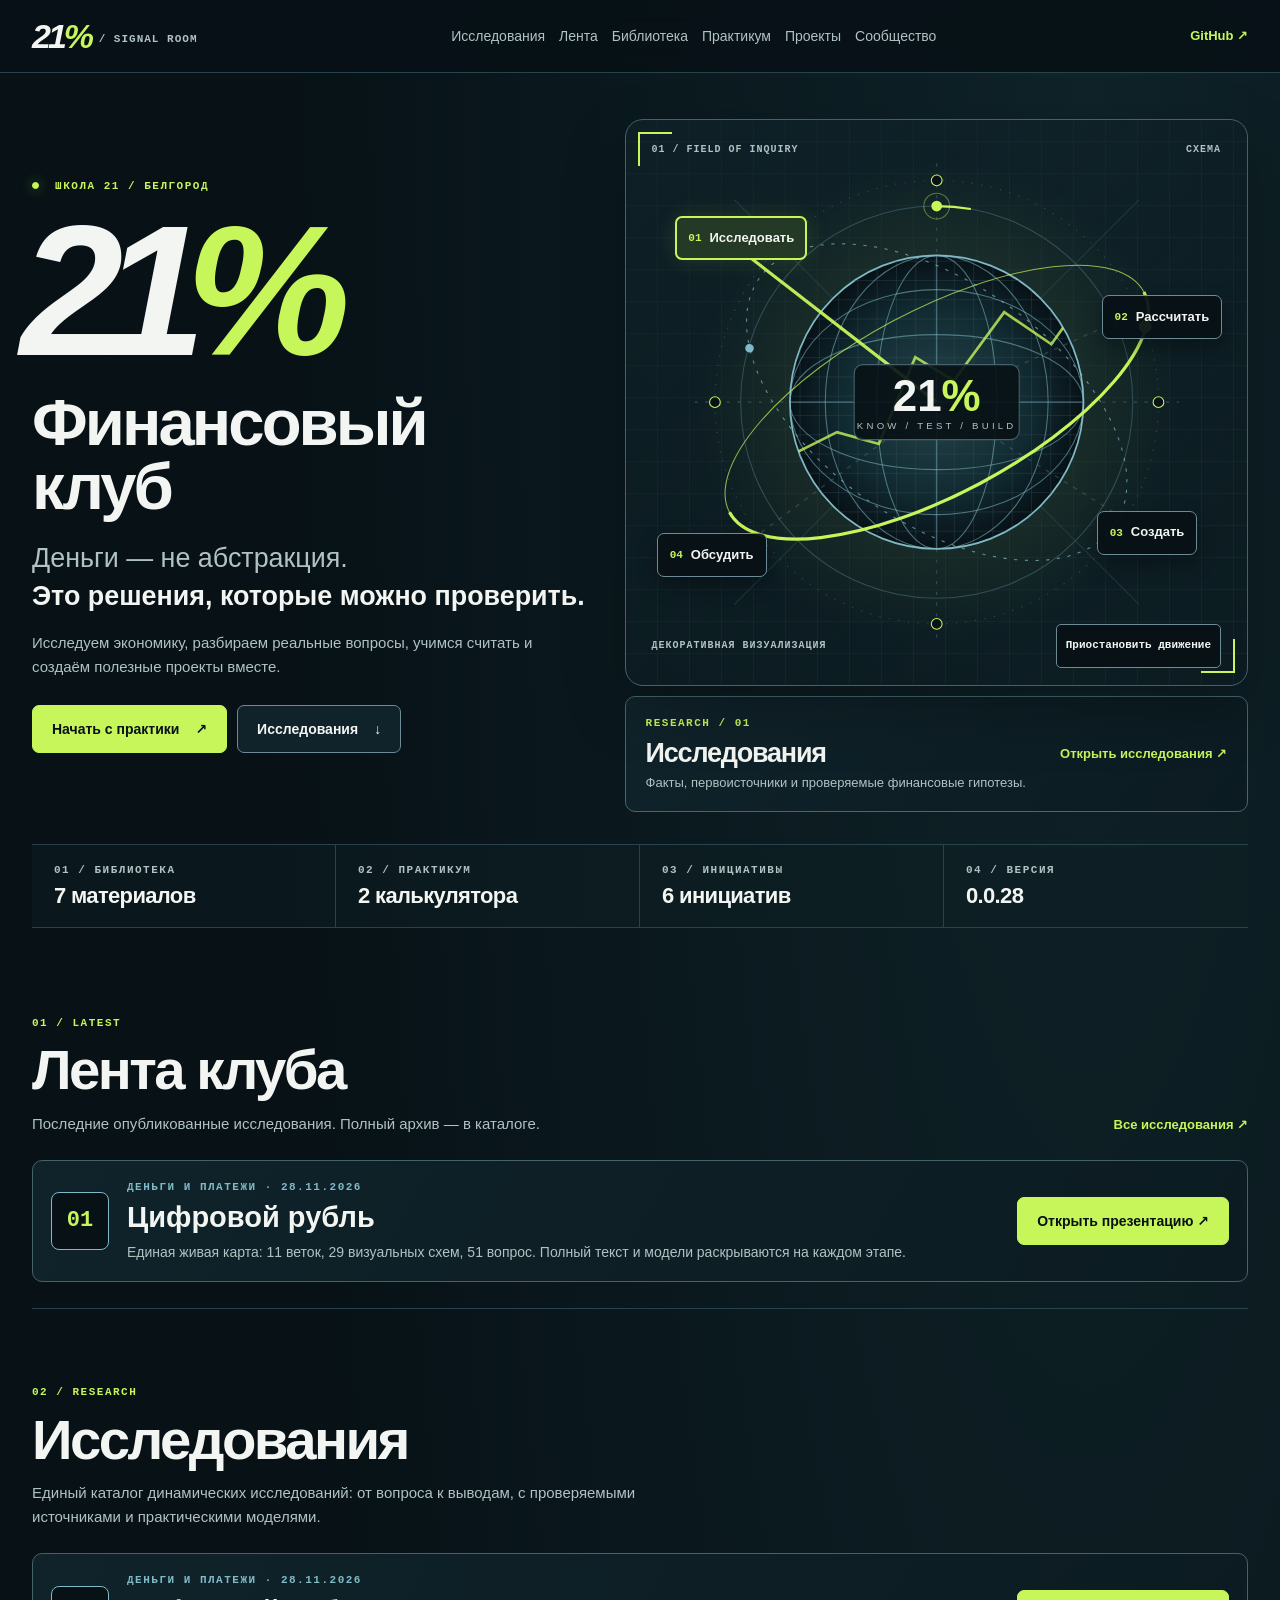
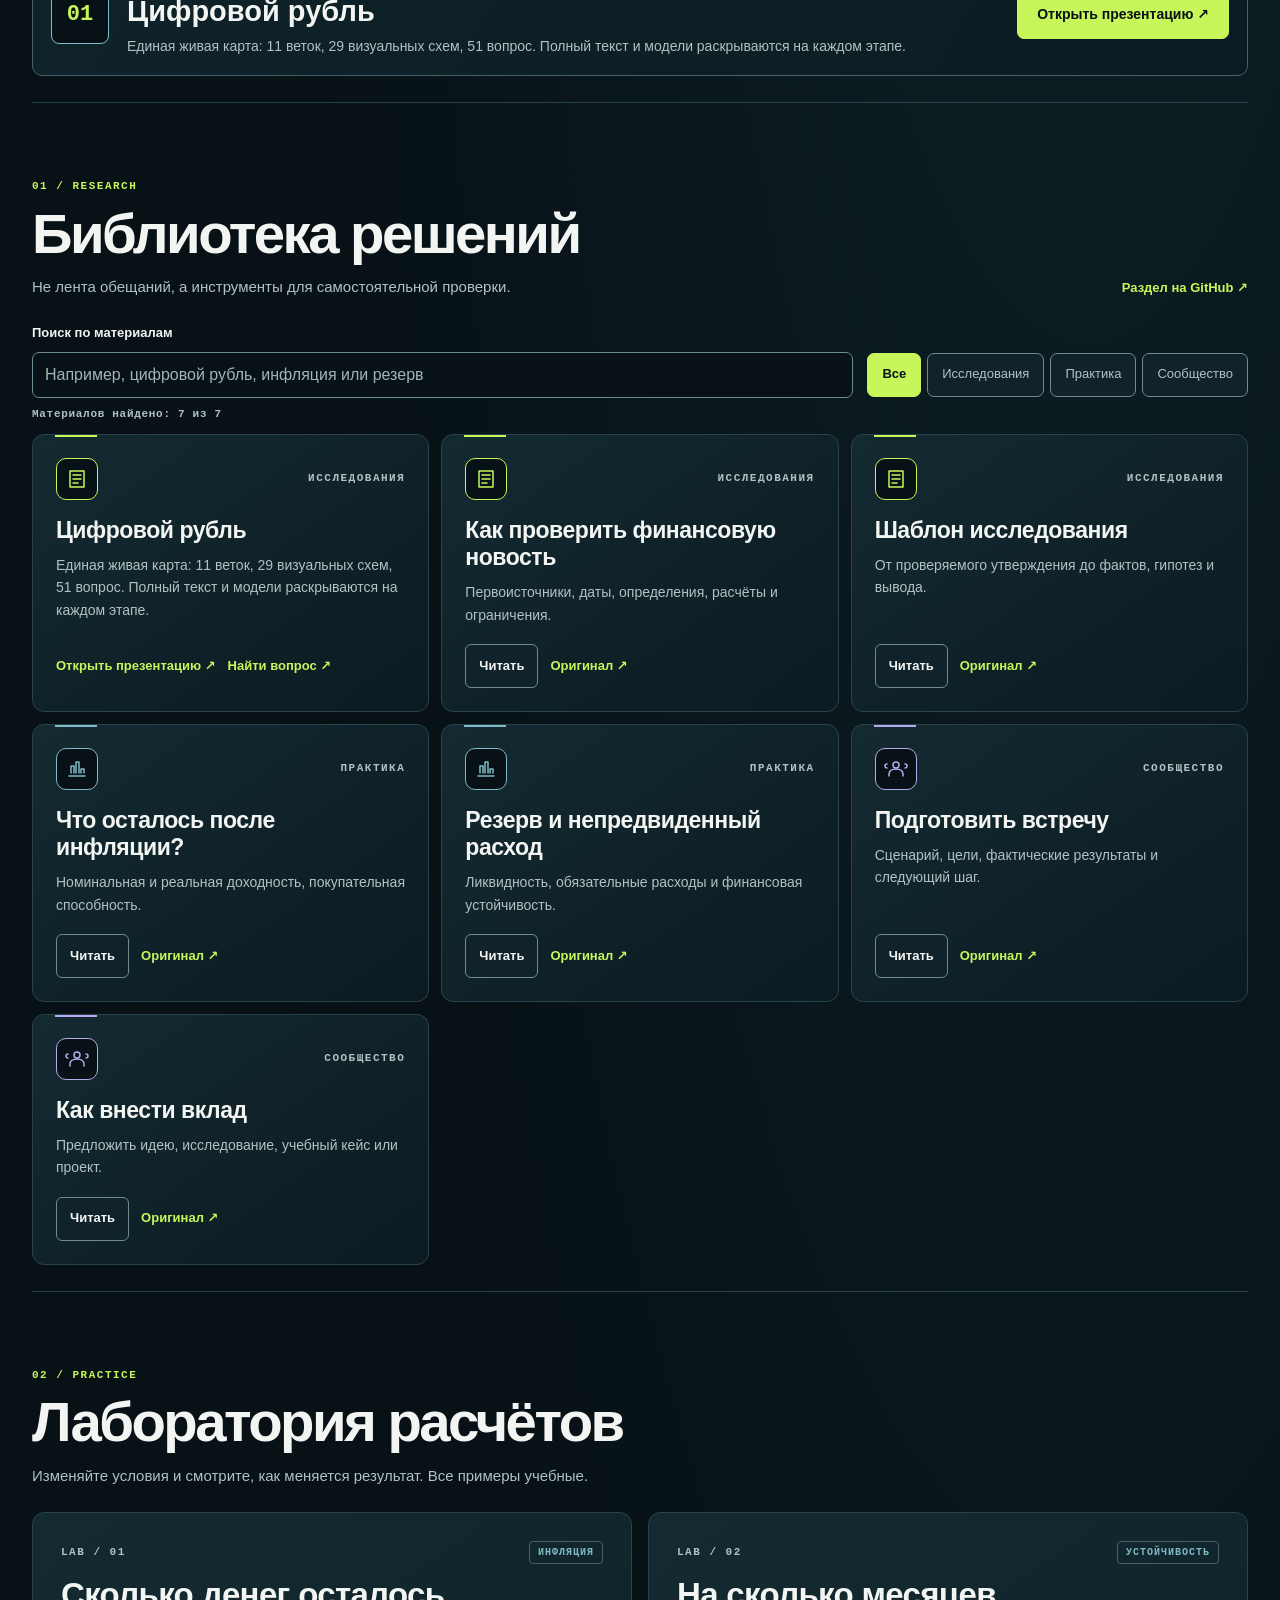
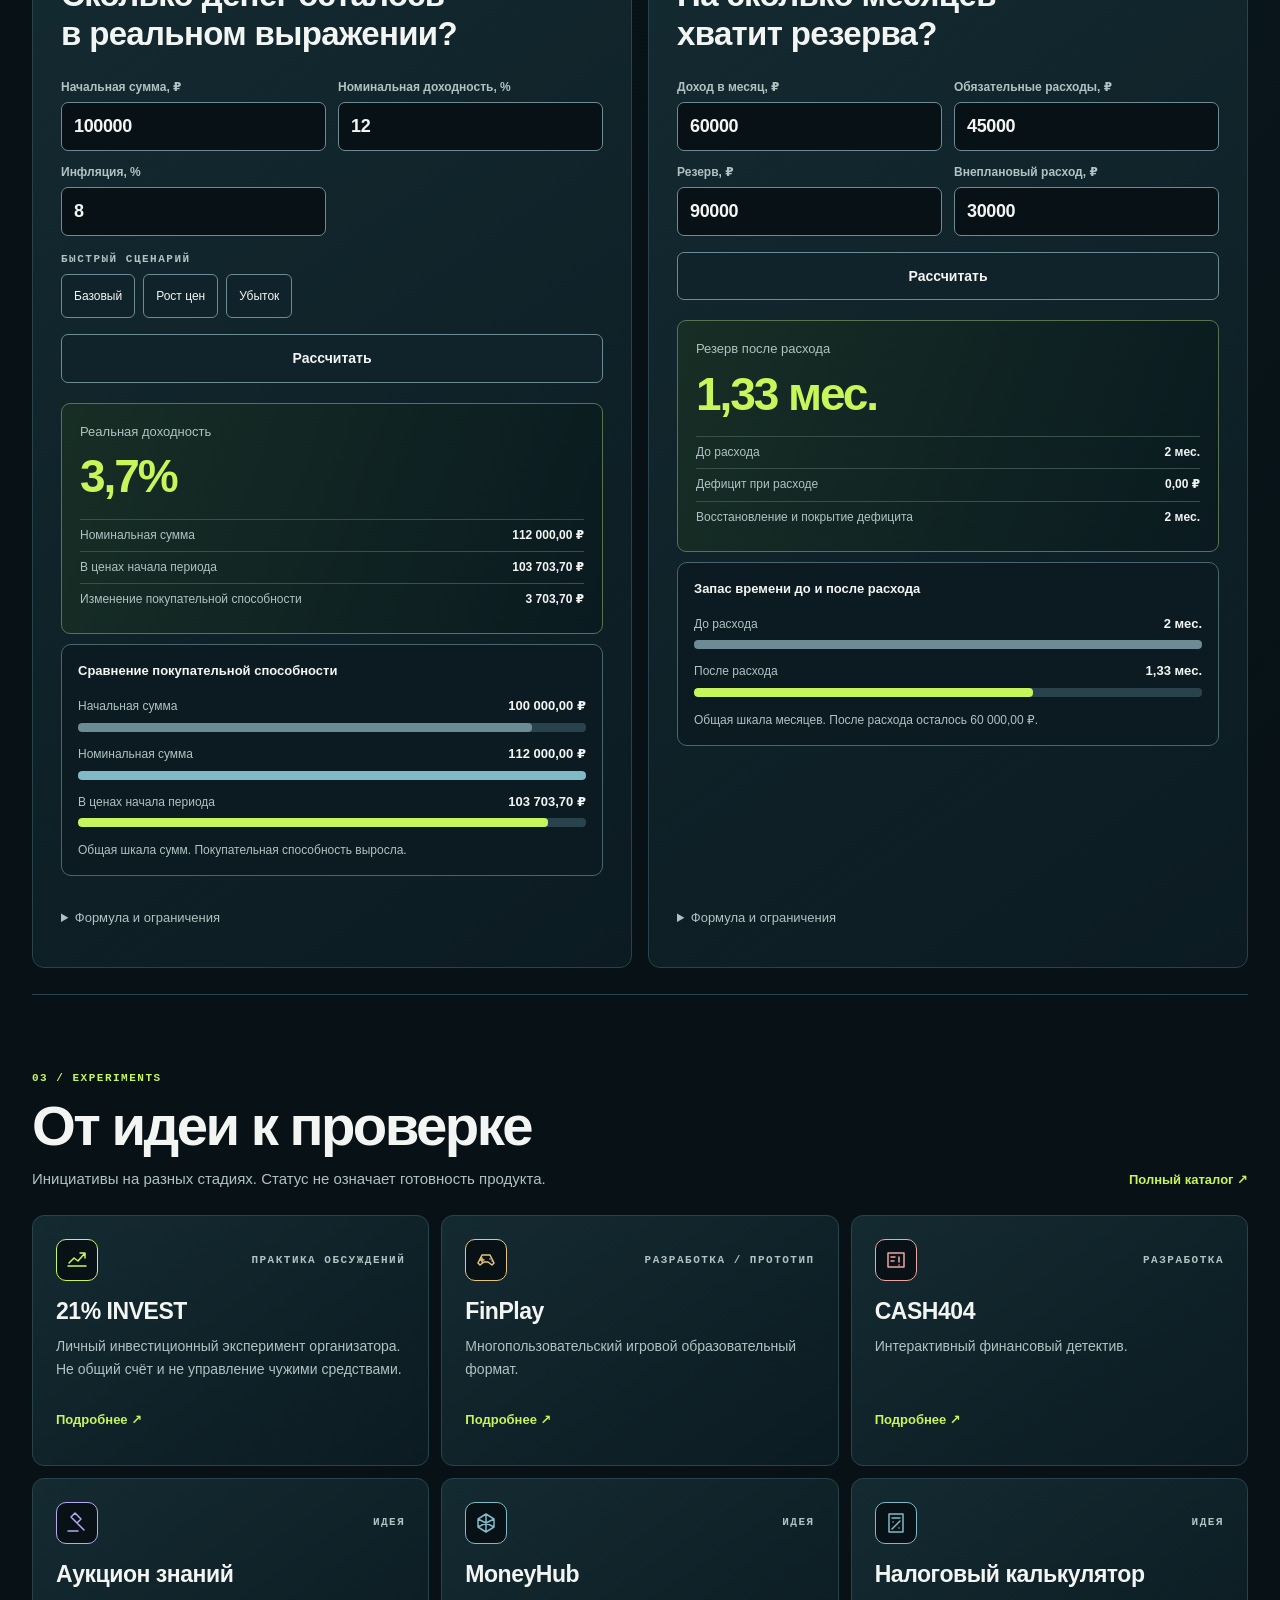
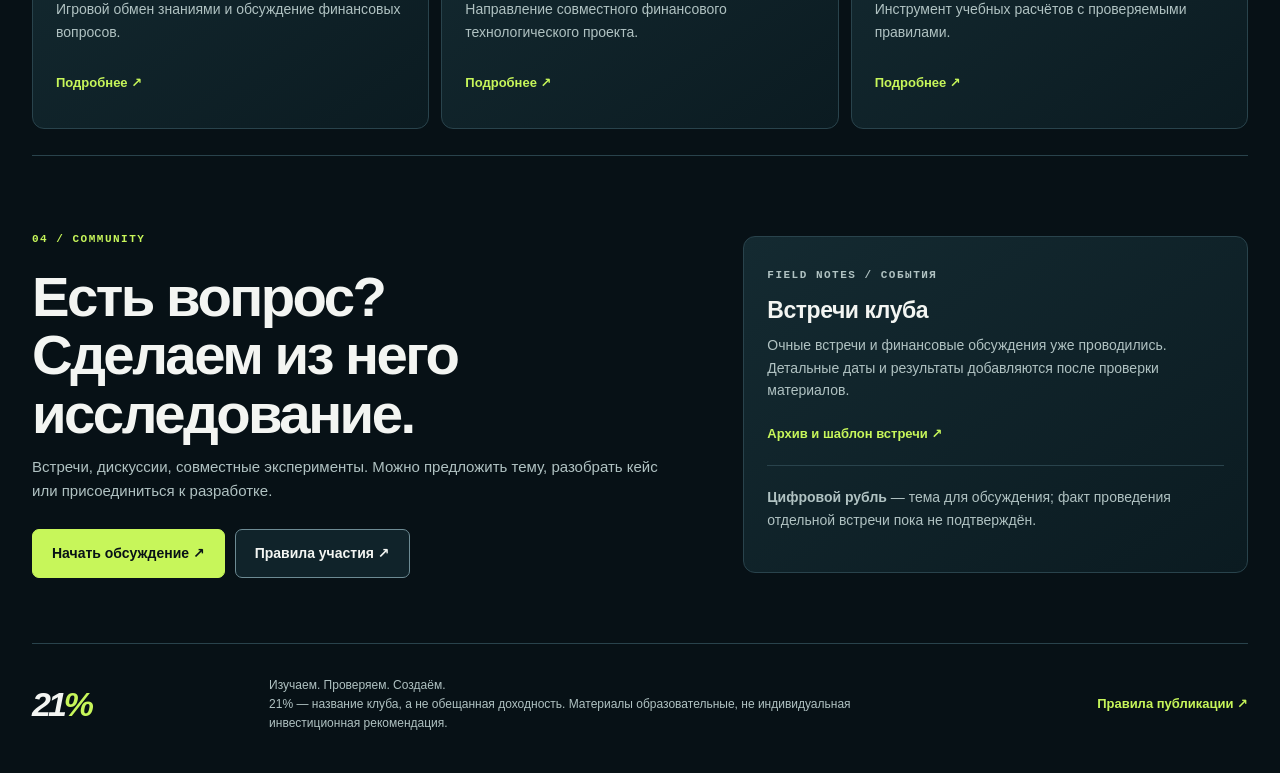
<file: docs/index.html>
<!doctype html>
<html lang="ru" data-motion="paused">
<head>
<meta charset="utf-8">
<meta name="viewport" content="width=device-width, initial-scale=1">
<meta name="description" content="Финансовый клуб 21% — исследования, практические задачи, эксперименты и сообщество Школы 21.">
<meta name="theme-color" content="#071116">
<link rel="canonical" href="https://sashido01.github.io/21percent/">
<meta property="og:type" content="website">
<meta property="og:locale" content="ru_RU">
<meta property="og:site_name" content="Финансовый клуб 21%">
<meta property="og:title" content="21% — SIGNAL ROOM | Финансовый клуб">
<meta property="og:description" content="Исследуем, рассчитываем, проверяем. Открытая финансовая лаборатория Школы 21.">
<meta property="og:url" content="https://sashido01.github.io/21percent/">
<meta property="og:image" content="https://sashido01.github.io/21percent/portal/social-preview.png">
<meta property="og:image:type" content="image/png">
<meta property="og:image:width" content="1280">
<meta property="og:image:height" content="640">
<meta property="og:image:alt" content="21% — Финансовый клуб Школы 21, SIGNAL ROOM.">
<meta name="twitter:card" content="summary_large_image">
<meta name="twitter:title" content="21% — SIGNAL ROOM | Финансовый клуб">
<meta name="twitter:description" content="Финансовая грамотность через практику и исследования.">
<meta name="twitter:image" content="https://sashido01.github.io/21percent/portal/social-preview.png">
<meta name="twitter:image:alt" content="21% — Финансовый клуб Школы 21.">

<title>21% — SIGNAL ROOM | Финансовый клуб</title>
<link rel="icon" href="portal/icon.svg" type="image/svg+xml">
<link rel="stylesheet" href="portal/style.css">
<script type="module" src="portal/app.mjs"></script>
</head>
<body>
<a class="skip" href="#main">Перейти к содержанию</a>
<header class="top">
 <div class="shell top-inner">
  <a class="wordmark" href="#main" aria-label="21% — главная">21<span>%</span><small> / SIGNAL ROOM</small></a>
  <nav class="nav" aria-label="Главная навигация"><a href="#research">Исследования</a><a href="#feed">Лента</a><a href="#library">Библиотека</a><a href="#practice">Практикум</a><a href="#projects">Проекты</a><a href="#community">Сообщество</a></nav>
  <a class="top-link" href="https://github.com/Sashido01/21percent">GitHub <span aria-hidden="true">↗</span></a>
 </div>
</header>
<main id="main" class="shell">
 <section class="hero" aria-labelledby="hero-title">
  <div class="hero-content">
   <div class="eyebrow"><span class="signal-dot"></span> ШКОЛА 21 / БЕЛГОРОД</div>
   <h1 id="hero-title"><span class="hero-mark">21<span>%</span></span><span class="hero-title">Финансовый<br>клуб</span></h1>
   <p class="hero-lead">Деньги — не абстракция.<br><strong>Это решения, которые можно проверить.</strong></p>
   <p class="hero-desc">Исследуем экономику, разбираем реальные вопросы, учимся считать и создаём полезные проекты вместе.</p>
   <div class="actions"><a class="button primary" href="#practice">Начать с практики <span aria-hidden="true">↗</span></a><a class="button secondary" href="#research">Исследования <span aria-hidden="true">↓</span></a></div>
  </div>
  <div class="map-stack">
  <div class="hero-map" id="signal-map" data-module="research">
   <div class="map-head"><span>01 / FIELD OF INQUIRY</span><span>СХЕМА</span></div>
   <svg class="map-art" viewBox="0 0 580 480" role="img" aria-labelledby="map-title map-desc">
    <title id="map-title">Исследовательское ядро 21%</title><desc id="map-desc">Абстрактная сфера, четыре узла и орбитальные траектории. Не рыночные данные.</desc>
    <defs>
     <radialGradient id="core"><stop stop-color="#25454a"/><stop offset=".65" stop-color="#112a31"/><stop offset="1" stop-color="#071116"/></radialGradient>
     <radialGradient id="light"><stop stop-color="#c7f65a" stop-opacity=".15"/><stop offset="1" stop-color="#c7f65a" stop-opacity="0"/></radialGradient>
     <pattern id="mesh" width="18" height="18" patternUnits="userSpaceOnUse"><path d="M18 0H0V18" fill="none" stroke="#365259" stroke-width=".6"/></pattern>
     <clipPath id="sphereclip"><circle cx="290" cy="240" r="137"/></clipPath>
    </defs>
    <circle cx="290" cy="240" r="226" fill="url(#light)"/>
    <g stroke="#314e56" fill="none"><circle cx="290" cy="240" r="207" stroke-dasharray="1 8"/><circle cx="290" cy="240" r="183"/><path d="M290 17V463M64 240H516" stroke-dasharray="3 7"/><path d="M101 51L479 429M479 51L101 429" opacity=".5"/></g>
    <circle cx="290" cy="240" r="137" fill="url(#core)" stroke="#80bac6" stroke-width="1.6"/>
    <g clip-path="url(#sphereclip)"><rect x="145" y="95" width="290" height="290" fill="url(#mesh)"/><g fill="none" stroke="#80bac6" stroke-opacity=".55"><ellipse cx="290" cy="240" rx="56" ry="137"/><ellipse cx="290" cy="240" rx="104" ry="137"/><ellipse cx="290" cy="240" rx="137" ry="63"/><ellipse cx="290" cy="240" rx="137" ry="105"/><path d="M153 240H427M290 103V377"/></g><path d="M129 302L197 268 236 279 270 198 306 220 353 156 397 186 451 110" fill="none" stroke="#c7f65a" stroke-width="2.5" opacity=".8"/></g>
    <g transform="rotate(-28 290 240)"><ellipse cx="290" cy="240" rx="219" ry="86" fill="none" stroke="#c7f65a" stroke-opacity=".7"/><path d="M71 240A219 86 0 0 0 509 240" fill="none" stroke="#c7f65a" stroke-width="3"/><circle cx="495" cy="269" r="6" fill="#c7f65a"/></g>
    <g transform="rotate(35 290 240)"><ellipse cx="290" cy="240" rx="202" ry="112" fill="none" stroke="#80bac6" stroke-dasharray="3 7" stroke-opacity=".72"/><circle cx="118" cy="299" r="4" fill="#80bac6"/></g>
    <g class="orbital" fill="#c7f65a"><circle cx="290" cy="57" r="5"/><circle cx="290" cy="57" r="12" fill="none" stroke="#c7f65a" opacity=".4"/><path d="M290 57A183 183 0 0 1 473 240" fill="none" stroke="#c7f65a" stroke-width="2" stroke-dasharray="32 256"/></g>
    <g fill="#071116" stroke="#c7f65a"><circle cx="290" cy="33" r="5"/><circle cx="497" cy="240" r="5"/><circle cx="290" cy="447" r="5"/><circle cx="83" cy="240" r="5"/></g>
    <g class="core-routes" fill="none" aria-hidden="true"><path class="core-route" data-route="research" d="M290 240L112 102"/><path class="core-route" data-route="practice" d="M290 240L480 155"/><path class="core-route" data-route="projects" d="M290 240L475 355"/><path class="core-route" data-route="community" d="M290 240L108 375"/></g>
    <g font-family="Arial,sans-serif" text-anchor="middle"><rect x="213" y="205" width="154" height="70" rx="8" fill="#071116" fill-opacity=".9" stroke="#45616a"/><text x="290" y="248" font-size="41" font-weight="800" fill="#f3f5f2">21<tspan fill="#c7f65a">%</tspan></text><text x="290" y="265" font-size="9" fill="#b0c2c2" letter-spacing="3">KNOW / TEST / BUILD</text></g>
   </svg>
   <a class="node n1" href="#research" data-module-select="research"><b>01</b> Исследовать</a>
   <a class="node n2" href="#practice" data-module-select="practice"><b>02</b> Рассчитать</a>
   <a class="node n3" href="#projects" data-module-select="projects"><b>03</b> Создать</a>
   <a class="node n4" href="#community" data-module-select="community"><b>04</b> Обсудить</a>
   <div class="map-foot"><span>ДЕКОРАТИВНАЯ ВИЗУАЛИЗАЦИЯ</span><button id="motion-toggle" class="motion" type="button" aria-pressed="false" hidden>Приостановить движение</button></div>
  </div>
  <div class="core-preview" id="core-preview" hidden>
    <div class="core-preview-copy" aria-live="polite"><p class="micro" id="core-label">RESEARCH / 01</p><h2 id="core-title">Исследования</h2><p id="core-desc">Факты, первоисточники и проверяемые финансовые гипотезы.</p></div>
    <a class="core-enter" id="core-enter" href="#research">Открыть исследования <span aria-hidden="true">↗</span></a>
  </div>
 </div>
 </section>
 <div class="index-strip" aria-label="О платформе">
  <div><span class="micro">01 / БИБЛИОТЕКА</span><strong id="resource-count">Материалы</strong></div>
  <div><span class="micro">02 / ПРАКТИКУМ</span><strong>2 калькулятора</strong></div>
  <div><span class="micro">03 / ИНИЦИАТИВЫ</span><strong id="project-count">Каталог</strong></div>
  <div><span class="micro">04 / ВЕРСИЯ</span><strong id="version">0.0.28</strong></div>
 </div>
 <section id="feed" class="section" aria-labelledby="feed-title"><div class="section-head"><div><p class="eyebrow">01 / LATEST</p><h2 id="feed-title">Лента клуба</h2><p class="sub">Последние опубликованные исследования. Полный архив — в каталоге.</p></div><a class="text-link" href="#research">Все исследования ↗</a></div><div id="research-feed" class="research-list"><article class="research-entry"><span class="research-glyph" aria-hidden="true">01</span><div><p class="micro">ДЕНЬГИ И ПЛАТЕЖИ · <time datetime="2026-11-28">28.11.2026</time></p><h3>Цифровой рубль</h3><p>Единая живая карта: 11 веток, 29 визуальных схем, 51 вопрос. Полный текст и модели раскрываются на каждом этапе.</p></div><a class="button primary" href="ruble/">Открыть презентацию ↗</a></article></div></section>
 <section id="research" class="section" aria-labelledby="research-title"><div class="section-head"><div><p class="eyebrow">02 / RESEARCH</p><h2 id="research-title">Исследования</h2><p class="sub">Единый каталог динамических исследований: от вопроса к выводам, с проверяемыми источниками и практическими моделями.</p></div></div><div id="research-catalog" class="research-list"><article class="research-entry"><span class="research-glyph" aria-hidden="true">01</span><div><p class="micro">ДЕНЬГИ И ПЛАТЕЖИ · <time datetime="2026-11-28">28.11.2026</time></p><h3>Цифровой рубль</h3><p>Единая живая карта: 11 веток, 29 визуальных схем, 51 вопрос. Полный текст и модели раскрываются на каждом этапе.</p></div><a class="button primary" href="ruble/">Открыть презентацию ↗</a></article></div></section>
 <section id="library" class="section" aria-labelledby="library-title">
  <div class="section-head"><div><p class="eyebrow">01 / RESEARCH</p><h2 id="library-title">Библиотека решений</h2><p class="sub">Не лента обещаний, а инструменты для самостоятельной проверки.</p></div><a class="text-link" href="https://github.com/Sashido01/21percent/tree/main/research">Раздел на GitHub ↗</a></div>
  <div id="library-controls" class="library-controls" hidden><label class="search-label" for="search">Поиск по материалам</label><input id="search" type="search" placeholder="Например, цифровой рубль, инфляция или резерв" autocomplete="off" maxlength="100"><div class="filters" role="group" aria-label="Категория материала"><button type="button" data-filter="all" aria-pressed="true">Все</button><button type="button" data-filter="research" aria-pressed="false">Исследования</button><button type="button" data-filter="practice" aria-pressed="false">Практика</button><button type="button" data-filter="community" aria-pressed="false">Сообщество</button></div></div>
  <div class="search-feedback"><p id="search-status" class="micro" role="status" aria-live="polite"></p><button type="button" id="clear-search" class="clear-search" hidden>Сбросить поиск и фильтры</button></div>
  <div id="resource-grid" class="resource-grid"><article class="resource"><span class="micro">ИССЛЕДОВАНИЯ</span><h3>Цифровой рубль</h3><p>Динамическое исследование и 51 ответ в общей цепочке.</p><a href="ruble/">Открыть презентацию ↗</a><a href="ruble/#question-index">Найти вопрос ↗</a></article>
   <article class="resource"><span class="micro">ИССЛЕДОВАНИЯ</span><h3>Как проверить финансовую новость</h3><p>Методика проверки первоисточников, дат и допущений.</p><a href="https://github.com/Sashido01/21percent/blob/main/research/METHOD.md">Открыть материал ↗</a></article>
   <article class="resource"><span class="micro">ПРАКТИКА</span><h3>Что осталось после инфляции?</h3><p>Реальная доходность и покупательная способность.</p><a href="https://github.com/Sashido01/21percent/blob/main/practice/01-real-return.md">Открыть материал ↗</a></article>
   <article class="resource"><span class="micro">ПРАКТИКА</span><h3>Резерв и непредвиденный расход</h3><p>Финансовая устойчивость и восстановление резерва.</p><a href="https://github.com/Sashido01/21percent/blob/main/practice/02-reserve.md">Открыть материал ↗</a></article>
  </div>
 </section>
 <section id="practice" class="section" aria-labelledby="practice-title">
  <div class="section-head"><div><p class="eyebrow">02 / PRACTICE</p><h2 id="practice-title">Лаборатория расчётов</h2><p class="sub">Изменяйте условия и смотрите, как меняется результат. Все примеры учебные.</p></div></div>
  <div class="lab-grid">
   <article class="lab" aria-labelledby="real-title">
    <div class="lab-head"><span class="micro">LAB / 01</span><span class="tag">ИНФЛЯЦИЯ</span></div><h3 id="real-title">Сколько денег осталось<br>в реальном выражении?</h3>
    <form id="real-form"><div class="fields"><label>Начальная сумма, ₽<input id="capital" type="number" value="100000" min="0" max="1000000000000" step="any" required></label><label>Номинальная доходность, %<input id="nominal" type="number" value="12" min="-100" max="100000" step="any" required></label><label>Инфляция, %<input id="inflation" type="number" value="8" min="-99.99" max="100000" step="any" required></label></div><div class="scenario-group" aria-label="Быстрые сценарии" id="real-scenarios" hidden><span class="micro">Быстрый сценарий</span><div class="scenario-buttons"><button type="button" data-real-scenario="base">Базовый</button><button type="button" data-real-scenario="inflation">Рост цен</button><button type="button" data-real-scenario="loss">Убыток</button></div></div><button class="button secondary calc-submit" type="submit">Рассчитать</button></form>
    <div id="real-result" class="result" aria-live="polite"><span>Реальная доходность</span><strong id="real-rate">—</strong><dl><div><dt>Номинальная сумма</dt><dd id="real-nominal">—</dd></div><div><dt>В ценах начала периода</dt><dd id="real-value">—</dd></div><div><dt>Изменение покупательной способности</dt><dd id="real-delta">—</dd></div></dl></div>
    <figure id="real-chart" class="calc-chart" aria-labelledby="real-chart-title" hidden><figcaption id="real-chart-title">Сравнение покупательной способности</figcaption><div class="chart-rows"><div class="chart-row"><div class="chart-label"><span>Начальная сумма</span><strong id="real-chart-start-value">—</strong></div><div class="chart-track" aria-hidden="true"><div id="real-chart-start-bar" class="chart-bar reference" style="width:0%"></div></div></div><div class="chart-row"><div class="chart-label"><span>Номинальная сумма</span><strong id="real-chart-nominal-value">—</strong></div><div class="chart-track" aria-hidden="true"><div id="real-chart-nominal-bar" class="chart-bar nominal" style="width:0%"></div></div></div><div class="chart-row"><div class="chart-label"><span>В ценах начала периода</span><strong id="real-chart-real-value">—</strong></div><div class="chart-track" aria-hidden="true"><div id="real-chart-real-bar" class="chart-bar actual" style="width:0%"></div></div></div></div><p class="chart-note" id="real-chart-note">Длины полос пропорциональны суммам на общей шкале.</p></figure>
    <p id="real-error" class="error" role="alert" hidden></p>
    <details><summary>Формула и ограничения</summary><p>(1 + доходность / 100) / (1 + инфляция / 100) − 1. Инфляция выше −100%; доходность не ниже −100%. Без налогов, комиссий и дополнительных взносов; одинаковый период для ставок.</p></details>
   </article>
   <article class="lab" aria-labelledby="reserve-title">
    <div class="lab-head"><span class="micro">LAB / 02</span><span class="tag">УСТОЙЧИВОСТЬ</span></div><h3 id="reserve-title">На сколько месяцев<br>хватит резерва?</h3>
    <form id="reserve-form"><div class="fields"><label>Доход в месяц, ₽<input id="income" type="number" value="60000" min="0" max="1000000000000" step="any" required></label><label>Обязательные расходы, ₽<input id="expenses" type="number" value="45000" min="0.01" max="1000000000000" step="any" required></label><label>Резерв, ₽<input id="reserve" type="number" value="90000" min="0" max="1000000000000" step="any" required></label><label>Внеплановый расход, ₽<input id="shock" type="number" value="30000" min="0" max="1000000000000" step="any" required></label></div><button class="button secondary calc-submit" type="submit">Рассчитать</button></form>
    <div id="reserve-result" class="result" aria-live="polite"><span>Резерв после расхода</span><strong id="reserve-months">—</strong><dl><div><dt>До расхода</dt><dd id="reserve-before">—</dd></div><div><dt>Дефицит при расходе</dt><dd id="reserve-gap">—</dd></div><div><dt>Восстановление и покрытие дефицита</dt><dd id="reserve-recovery">—</dd></div></dl></div>
    <figure id="reserve-chart" class="calc-chart" aria-labelledby="reserve-chart-title" hidden><figcaption id="reserve-chart-title">Запас времени до и после расхода</figcaption><div class="chart-rows"><div class="chart-row"><div class="chart-label"><span>До расхода</span><strong id="reserve-chart-before-value">—</strong></div><div class="chart-track" aria-hidden="true"><div id="reserve-chart-before-bar" class="chart-bar reference" style="width:0%"></div></div></div><div class="chart-row"><div class="chart-label"><span>После расхода</span><strong id="reserve-chart-after-value">—</strong></div><div class="chart-track" aria-hidden="true"><div id="reserve-chart-after-bar" class="chart-bar actual" style="width:0%"></div></div></div></div><p class="chart-note" id="reserve-chart-note">Длины полос пропорциональны числу месяцев на общей шкале.</p></figure>
    <p id="reserve-error" class="error" role="alert" hidden></p>
    <details><summary>Формула и ограничения</summary><p>Остаток резерва / обязательные расходы. Срок восстановления = внеплановый расход / (доход − обязательные расходы), если разница положительная. При недостатке резерва показан дефицит. Нет универсальной рекомендации по размеру резерва.</p></details>
   </article>
  </div>
  <noscript><p>Для автоматического расчёта включите JavaScript. Формулы и учебные материалы доступны без него.</p></noscript>
 </section>
 <section id="projects" class="section" aria-labelledby="projects-title">
  <div class="section-head"><div><p class="eyebrow">03 / EXPERIMENTS</p><h2 id="projects-title">От идеи к проверке</h2><p class="sub">Инициативы на разных стадиях. Статус не означает готовность продукта.</p></div><a class="text-link" href="https://github.com/Sashido01/21percent/blob/main/projects/README.md">Полный каталог ↗</a></div>
  <div id="project-grid" class="project-grid"><article class="project"><span class="micro">ПРАКТИКА ОБСУЖДЕНИЙ</span><h3>21% INVEST</h3><p>Личный инвестиционный эксперимент организатора. Не общий счёт и не управление чужими деньгами.</p><a href="https://github.com/Sashido01/21percent/blob/main/projects/INVEST.md">Подробнее ↗</a></article></div>
 </section>
 <section id="community" class="section community" aria-labelledby="community-title">
  <div><p class="eyebrow">04 / COMMUNITY</p><h2 id="community-title">Есть вопрос?<br>Сделаем из него исследование.</h2><p class="sub">Встречи, дискуссии, совместные эксперименты. Можно предложить тему, разобрать кейс или присоединиться к разработке.</p><div class="actions"><a class="button primary" href="https://github.com/Sashido01/21percent/discussions">Начать обсуждение ↗</a><a class="button secondary" href="https://github.com/Sashido01/21percent/blob/main/CONTRIBUTING.md">Правила участия ↗</a></div></div>
  <div class="community-note"><span class="micro">FIELD NOTES / СОБЫТИЯ</span><h3>Встречи клуба</h3><p>Очные встречи и финансовые обсуждения уже проводились. Детальные даты и результаты добавляются после проверки материалов.</p><a class="text-link" href="https://github.com/Sashido01/21percent/blob/main/events/README.md">Архив и шаблон встречи ↗</a><hr><p><strong>Цифровой рубль</strong> — тема для обсуждения; факт проведения отдельной встречи пока не подтверждён.</p></div>
 </section>
</main>
<footer class="shell footer"><a class="wordmark" href="#main">21<span>%</span></a><p>Изучаем. Проверяем. Создаём.<br>21% — название клуба, а не обещанная доходность. Материалы образовательные, не индивидуальная инвестиционная рекомендация.</p><a class="text-link" href="https://github.com/Sashido01/21percent/blob/main/docs/PUBLISHING.md">Правила публикации ↗</a></footer>
<dialog id="reader" class="reader" aria-labelledby="reader-title"><div class="reader-head"><div><p id="reader-category" class="micro"></p><h2 id="reader-title"></h2></div><button id="reader-close" type="button" class="reader-close" aria-label="Закрыть материал">×</button></div><div id="reader-body" class="reader-body"></div><div class="reader-footer"><a id="reader-source" class="button secondary" href="https://github.com/Sashido01/21percent">Полный оригинал на GitHub ↗</a></div></dialog>
</body>
</html>
</file>
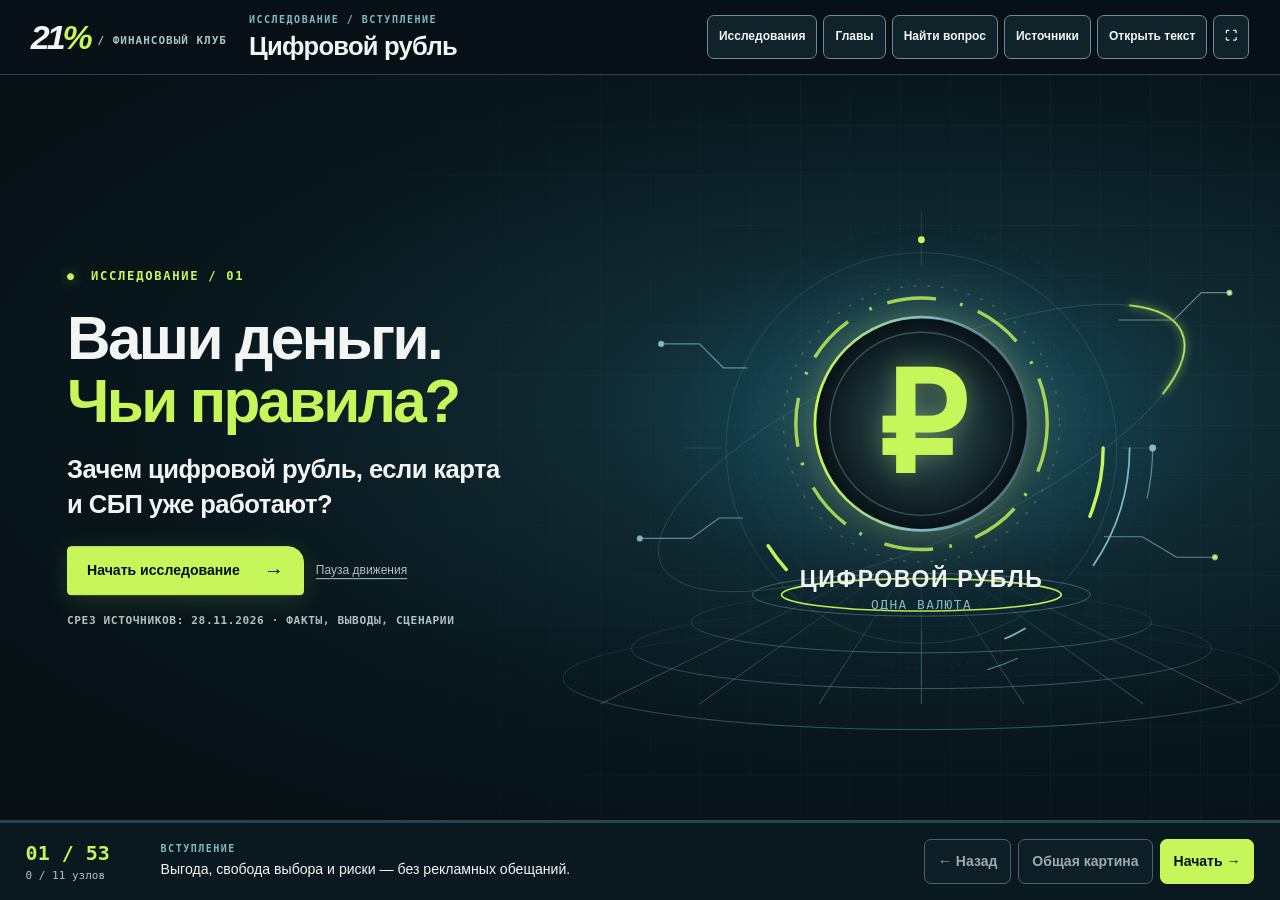
<file: docs/ruble/index.html>
<!doctype html>
<html lang="ru" data-motion="paused"><head><meta charset="utf-8"><meta name="viewport" content="width=device-width, initial-scale=1"><meta name="theme-color" content="#071116"><meta name="description" content="Цифровой рубль: независимый практический разбор, сравнение с СБП, экономика бизнеса, риски и сценарии будущего."><title>Цифровой рубль — Финансовый клуб 21%</title><link rel="icon" href="../portal/icon.svg" type="image/svg+xml"><link rel="stylesheet" href="../portal/style.css"><link rel="stylesheet" href="ruble.css"><link rel="stylesheet" href="questions/questions.css"><script type="module" src="ruble.mjs"></script><link rel="stylesheet" href="../portal/research-canvas.css"><link rel="stylesheet" href="opening.css"></head><body>
<a class="skip" href="#main">К презентации</a>
<header class="top live-top"><div class="live-header"><a class="wordmark" href="../" aria-label="21% — главная">21<span>%</span><small> / ФИНАНСОВЫЙ КЛУБ</small></a><div class="live-heading"><p class="micro" id="step-label">ИССЛЕДОВАНИЕ / ДЕНЬГИ</p><p id="live-title" aria-live="polite">Цифровой рубль</p></div><nav class="live-actions" aria-label="Управление презентацией"><a class="button secondary" href="../#research">Исследования</a><button type="button" class="button secondary" id="live-chapters" hidden>Главы</button><a class="button secondary" href="#question-index">Найти вопрос</a><a class="button secondary" href="#sources">Источники</a><button type="button" class="button secondary" id="live-text" hidden>Открыть текст</button><button type="button" class="button secondary" id="live-full" hidden aria-label="Полноэкранный режим">⛶</button></nav></div></header>
<main id="main" class="shell ruble-main" data-research-presentation data-presentation-mode="living-canvas">
<div class="live-stage" id="live-stage" data-mode="start">
<div class="live-world" id="live-world" hidden><div class="opening-field" aria-hidden="true"><svg viewBox="0 0 840 620" preserveAspectRatio="xMidYMid meet"><defs><radialGradient id="opening-halo"><stop stop-color="#6bbaaa" stop-opacity=".24"/><stop offset=".48" stop-color="#16677e" stop-opacity=".15"/><stop offset="1" stop-color="#071116" stop-opacity="0"/></radialGradient><linearGradient id="opening-trail" x1="0" x2="1"><stop stop-color="#80bac6" stop-opacity=".04"/><stop offset=".48" stop-color="#80bac6"/><stop offset="1" stop-color="#c7f65a"/></linearGradient><linearGradient id="opening-floor" x1="0" y1="0" x2="0" y2="1"><stop stop-color="#80bac6" stop-opacity="0"/><stop offset="1" stop-color="#80bac6" stop-opacity=".45"/></linearGradient></defs>
<ellipse cx="420" cy="296" rx="415" ry="296" fill="url(#opening-halo)"/>
<g fill="none" stroke="#80bac6" stroke-opacity=".20"><circle cx="420" cy="310" r="258" stroke-dasharray="1 9"/><circle cx="420" cy="310" r="229"/><circle cx="420" cy="310" r="197" stroke-dasharray="2 12"/><path d="M420 32V96M420 524V588M142 310H186M654 310H698"/></g>
<g class="opening-ring" fill="none" stroke-linecap="round"><circle cx="420" cy="310" r="244" stroke="#80bac6" stroke-width="2" stroke-dasharray="146 110 26 1251"/><circle cx="420" cy="310" r="213" stroke="#c7f65a" stroke-width="4" stroke-dasharray="82 431 35 790"/><circle cx="420" cy="66" r="4" fill="#c7f65a" stroke="none"/></g>
<g class="opening-ring reverse" fill="none"><circle cx="420" cy="310" r="271" stroke="#80bac6" stroke-opacity=".62" stroke-width="1.5" stroke-dasharray="60 249 38 1356"/><circle cx="691" cy="310" r="4" fill="#80bac6"/></g>
<g fill="none" transform="rotate(-24 420 310)"><ellipse cx="420" cy="310" rx="334" ry="109" stroke="#80bac6" stroke-opacity=".23"/><ellipse class="opening-travel" cx="420" cy="310" rx="334" ry="109" stroke="url(#opening-trail)" stroke-width="2" stroke-dasharray="80 1330"/></g>
<g fill="none" stroke="url(#opening-floor)" stroke-width="1"><path d="M420 424L44 610M420 424L160 610M420 424L300 610M420 424V610M420 424L540 610M420 424L680 610M420 424L796 610"/><ellipse cx="420" cy="514" rx="270" ry="36"/><ellipse cx="420" cy="545" rx="340" ry="47"/><ellipse cx="420" cy="580" rx="420" ry="60"/></g>
<g class="opening-pulse" fill="none"><ellipse cx="420" cy="482" rx="164" ry="19" stroke="#c7f65a" stroke-width="2"/><ellipse cx="420" cy="482" rx="198" ry="25" stroke="#80bac6" stroke-opacity=".48"/></g>
<g stroke="#80bac6" fill="none" stroke-width="1.4" stroke-opacity=".68"><path d="M115 188h45l28 28h28M651 160h65l32-32h33M90 416h60l33-24h28M634 414h45l40 24h45"/><circle cx="115" cy="188" r="3" fill="#80bac6"/><circle cx="781" cy="128" r="3" fill="#c7f65a"/><circle cx="90" cy="416" r="3" fill="#80bac6"/><circle cx="764" cy="438" r="3" fill="#c7f65a"/></g></svg></div><svg id="live-connections" class="live-connections" viewBox="0 0 1000 600" preserveAspectRatio="none" aria-hidden="true"><g class="live-grid"><ellipse cx="500" cy="300" rx="340" ry="204"/><ellipse cx="500" cy="300" rx="255" ry="153"/><ellipse cx="500" cy="300" rx="170" ry="102"/><path d="M500 0V600M0 300H1000"/></g><g id="live-edges"></g></svg><button id="live-core" class="live-core" type="button" aria-label="Вернуться к общей картине"><svg viewBox="0 0 220 220" aria-hidden="true"><defs><radialGradient id="live-core-gradient"><stop stop-color="#33575c"/><stop offset="1" stop-color="#071116"/></radialGradient><linearGradient id="live-rim"><stop stop-color="#c7f65a"/><stop offset=".5" stop-color="#80bac6"/><stop offset="1" stop-color="#45616a"/></linearGradient></defs><circle cx="110" cy="110" r="101" fill="none" stroke="#80bac6" stroke-opacity=".35" stroke-dasharray="2 8"/><circle class="live-spin" cx="110" cy="110" r="92" fill="none" stroke="#c7f65a" stroke-dasharray="36 18 2 12" stroke-opacity=".8"/><circle cx="110" cy="110" r="78" fill="url(#live-core-gradient)" stroke="url(#live-rim)" stroke-width="2"/><circle cx="110" cy="110" r="67" fill="none" stroke="#80bac6" stroke-opacity=".35"/><text x="110" y="146" text-anchor="middle" fill="#c7f65a" font-size="101" font-weight="800" font-family="Arial,sans-serif">₽</text></svg><span>ЦИФРОВОЙ РУБЛЬ</span><small>ОДНА ВАЛЮТА</small></button>
<div id="live-nodes"><button type="button" class="live-node" data-route-index="0" style="--x:18%;--y:12%;--mx:25%;--my:25%" hidden><span class="live-glyph" aria-hidden="true">₽</span><span class="live-node-copy"><small>01 / СВЯЗЬ</small><strong>Суть</strong><span>Три формы рубля</span></span><i class="live-check" aria-hidden="true"></i></button><button type="button" class="live-node" data-route-index="1" style="--x:50%;--y:12%;--mx:75%;--my:25%" hidden><span class="live-glyph" aria-hidden="true">↗</span><span class="live-node-copy"><small>02 / СВЯЗЬ</small><strong>Развитие</strong><span>2023–2028 · сценарии</span></span><i class="live-check" aria-hidden="true"></i></button><button type="button" class="live-node" data-route-index="2" style="--x:82%;--y:12%;--mx:25%;--my:38%" hidden><span class="live-glyph" aria-hidden="true">⇄</span><span class="live-node-copy"><small>03 / СВЯЗЬ</small><strong>Альтернативы</strong><span>Карта · СБП · наличные</span></span><i class="live-check" aria-hidden="true"></i></button><button type="button" class="live-node" data-route-index="3" style="--x:12%;--y:33%;--mx:75%;--my:38%" hidden><span class="live-glyph" aria-hidden="true">▣</span><span class="live-node-copy"><small>04 / СВЯЗЬ</small><strong>Практика</strong><span>Открыть · оплатить · вернуть</span></span><i class="live-check" aria-hidden="true"></i></button><button type="button" class="live-node" data-route-index="4" style="--x:12%;--y:55%;--mx:25%;--my:51%" hidden><span class="live-glyph" aria-hidden="true">%</span><span class="live-node-copy"><small>05 / СВЯЗЬ</small><strong>Личная выгода</strong><span>Комиссии · кешбэк</span></span><i class="live-check" aria-hidden="true"></i></button><button type="button" class="live-node" data-route-index="5" style="--x:12%;--y:77%;--mx:75%;--my:51%" hidden><span class="live-glyph" aria-hidden="true">▥</span><span class="live-node-copy"><small>06 / СВЯЗЬ</small><strong>Бизнес</strong><span>Тарифы · окупаемость</span></span><i class="live-check" aria-hidden="true"></i></button><button type="button" class="live-node" data-route-index="6" style="--x:88%;--y:33%;--mx:25%;--my:64%" hidden><span class="live-glyph" aria-hidden="true">◎</span><span class="live-node-copy"><small>07 / СВЯЗЬ</small><strong>Государство</strong><span>Данные · банки · бюджет</span></span><i class="live-check" aria-hidden="true"></i></button><button type="button" class="live-node" data-route-index="7" style="--x:88%;--y:55%;--mx:75%;--my:64%" hidden><span class="live-glyph" aria-hidden="true">⌘</span><span class="live-node-copy"><small>08 / СВЯЗЬ</small><strong>Механизм</strong><span>Запрос · расчёт · сверка</span></span><i class="live-check" aria-hidden="true"></i></button><button type="button" class="live-node" data-route-index="8" style="--x:88%;--y:77%;--mx:25%;--my:77%" hidden><span class="live-glyph" aria-hidden="true">⌁</span><span class="live-node-copy"><small>09 / СВЯЗЬ</small><strong>Офлайн</strong><span>Связь · устройства</span></span><i class="live-check" aria-hidden="true"></i></button><button type="button" class="live-node" data-route-index="9" style="--x:32%;--y:92%;--mx:75%;--my:77%" hidden><span class="live-glyph" aria-hidden="true">◇</span><span class="live-node-copy"><small>10 / СВЯЗЬ</small><strong>Риски</strong><span>Права · безопасность</span></span><i class="live-check" aria-hidden="true"></i></button><button type="button" class="live-node" data-route-index="10" style="--x:68%;--y:92%;--mx:50%;--my:90%" hidden><span class="live-glyph" aria-hidden="true">✓</span><span class="live-node-copy"><small>11 / СВЯЗЬ</small><strong>Мой план</strong><span>Собственное решение</span></span><i class="live-check" aria-hidden="true"></i></button></div></div>
<section class="r-intro"><p class="eyebrow"><span class="signal-dot"></span> ИССЛЕДОВАНИЕ / 01</p><h1><span class="opening-line">Ваши деньги.</span> <span class="opening-line">Чьи правила?</span></h1><p class="r-lead">Зачем цифровой рубль, если карта и СБП уже работают?</p><p class="sub">Разберём, где находятся деньги, что меняет новая платёжная инфраструктура, кому она может быть выгодна и какие риски несёт. Сопоставим действующие правила и сценарии будущего. Вы сможете сами решить, нужен ли вам этот инструмент.</p><div class="opening-controls"><button type="button" class="opening-start" id="opening-start" hidden>Начать исследование <span aria-hidden="true">→</span></button><button type="button" class="opening-motion" id="opening-motion" aria-pressed="false" hidden>Пауза движения</button></div><p class="micro opening-date">Срез источников: 28.11.2026 · Факты, выводы, сценарии</p></section>
<div class="live-map-message" id="live-map-message" hidden></div>
<div class="r-content live-content"><section class="r-chapter" id="essence" data-chapter="0" aria-labelledby="h-essence"><p class="eyebrow">01 / СУТЬ</p><h2 id="h-essence" tabindex="-1">Что такое цифровой рубль?</h2><p class="r-chapter-lead">Рубль остаётся той же валютой. Цифровой рубль отличается от денег на обычном банковском счёте тем, что его выпускает и учитывает Банк России.</p><div class="r-chain"><details class="r-step" open><summary><span class="step-index">01</span><span>Чем цифровой рубль отличается от обычных денег?</span></summary><div class="r-detail"><div class="essence-reading"><p><strong>Цифровой рубль — это рубль в цифровой форме, который выпускает Банк России.</strong> Это не новая валюта и не криптовалюта.</p><p>Представьте три альтернативных способа держать одну и ту же сумму в 1 000 ₽:</p><dl class="essence-definitions"><div><dt>Наличные</dt><dd>Банкноты и монеты у вас на руках. Их выпустил Банк России. Для расчёта вы передаёте наличные продавцу.</dd></div><div><dt>Деньги на обычном счёте</dt><dd>Ваш коммерческий банк ведёт счёт и выполняет распоряжения о переводе и выдаче средств. Карта, СБП и банковское приложение — способы распоряжаться этим остатком. <a href="https://www.consultant.ru/document/cons_doc_LAW_9027/9e5d4849d8ca1f3cd88dff170479109e12b2f3be/" data-source-id="src-bank-account" target="_blank" rel="noopener noreferrer" title="ГК РФ, статья 845 — обычный банковский счёт">Статья 845 ГК РФ. ↗</a></dd></div><div><dt>Цифровые рубли</dt><dd>Банк России ведёт ваш отдельный счёт цифрового рубля и выполняет расчёты на своей платформе. Приложение банка-участника предоставляет доступ. Проценты на этот остаток не начисляются. <a href="https://www.consultant.ru/document/cons_doc_LAW_115625/adf9b27b1045eac853394402d1789be6d7d6a60f/" data-source-id="src-digital-account" target="_blank" rel="noopener noreferrer" title="Закон № 161-ФЗ, статья 30.8 — счёт цифрового рубля и запрет начисления процентов">Статья 30.8 закона № 161-ФЗ. ↗</a></dd></div></dl><div class="evidence"><b>Факт · экономический смысл</b><p>ЦБ выделяет три формы рубля: наличную, обычную безналичную и цифровую. Они имеют одинаковый номинал, но разные способы учёта и расчёта. <a href="https://www.cbr.ru/faq/dr" data-source-id="source-1" target="_blank" rel="noopener noreferrer" title="Банк России — Цифровой рубль: вопросы и ответы">Банк России — Цифровой рубль: вопросы и ответы ↗</a></p></div><div class="evidence"><b>Факт · юридический статус</b><p>В статье 128 ГК РФ цифровые рубли прямо включены в состав безналичных денежных средств. Поэтому юридически цифровой рубль относится к безналичным деньгам, хотя в экономическом описании выделяется как третья форма рубля. <a href="https://www.consultant.ru/document/cons_doc_LAW_5142/f7871578ce9b026c450f64790704bd48c7d94bcb/" data-source-id="src-civil-128" target="_blank" rel="noopener noreferrer" title="ГК РФ, статья 128 — цифровые рубли в составе безналичных денежных средств">Статья 128 ГК РФ. ↗</a></p></div><p class="evidence analysis"><b>Главное отличие</b> При оплате цифровыми рублями расчёт выполняет платформа Банка России, а не ваш обычный банковский счёт. Это не означает, что цифровой рубль обязательно удобнее карты или СБП.</p></div></div></details><details class="r-step"><summary><span class="step-index">02</span><span>Как перевести деньги в цифровые рубли?</span></summary><div class="r-detail"><div class="transfer-explanation"><p><strong>Представьте, что у вас 1 000 ₽ на банковском счёте и пустой цифровой кошелёк.</strong> Оба счёта принадлежат вам.</p><ol><li>В приложении банка, подключённого к платформе ЦБ, открываете раздел «Цифровой рубль».</li><li>Пополняете свой счёт цифрового рубля на 1 000 ₽ с обычного банковского счёта.</li><li>В банке остаётся 0 ₽, на счёте цифрового рубля появляется 1 000 ₽. Можно также перевести деньги обратно на свой банковский счёт.</li></ol><p class="evidence analysis"><b>Что изменилось?</b> У вас по-прежнему 1 000 ₽. Но теперь деньги учитываются на отдельном счёте в Банке России, и платежи с него проводятся через платформу ЦБ.</p><div class="transfer-sources"><b>Официальные инструкции Банка России</b><a class="source-reference" href="https://www.cbr.ru/PSystem/dr/open_dr_account/" target="_blank" rel="noopener noreferrer">Как открыть и пополнить счёт ↗</a><a class="source-reference" href="https://www.cbr.ru/PSystem/dr/manage_dr_account/" target="_blank" rel="noopener noreferrer">Как перевести деньги обратно ↗</a></div></div></div></details></div><details class="r-question-branch" data-question-branch><summary><span>Вопросы по этой главе</span><span class="micro">2 ответа</span></summary><div class="r-question-list"><p class="fine">Раскройте интересующий вопрос. Ответы — часть общей презентации; основной маршрут можно продолжить в любой момент.</p><details class="faq-item" id="q-what" data-faq-item data-category="choice"><summary><span>Чем цифровой рубль отличается от денег в банковском приложении?</span></summary><div class="faq-answer"><p class="faq-short">В приложении могут быть два разных счёта: один ведёт ваш банк, другой — Банк России.</p><p>Например, у вас 1 000 ₽ на банковском счёте. Если перевести 300 ₽ на цифровой счёт, останется 700 ₽ на обычном и 300 ₽ на цифровом. Общая сумма — 1 000 ₽. При оплате с обычного счёта деньги списывает ваш банк; при оплате с цифрового — операция проходит на платформе Банка России. Банк предоставляет доступ к обоим счетам через приложение.</p><p class="faq-action"><b>Практический смысл:</b> Цифровой счёт не заменяет обычный автоматически. При необходимости вы можете перевести 300 ₽ обратно.</p><p class="faq-cites"><b>Где обсуждали вопрос:</b> <a href="https://www.e1.ru/text/economics/2026/09/23/76653106/" data-source-id="src-e1" target="_blank" rel="noopener noreferrer" title="Е1 — вопросы из комментариев читателей, 23.09.2026">Е1 — вопросы из комментариев читателей, 23.09.2026 ↗</a> · <a href="https://74.ru/text/economics/2026/09/01/76616747/" data-source-id="src-city" target="_blank" rel="noopener noreferrer" title="74.ru — вопросы о запуске, 01.09.2026">74.ru — вопросы о запуске, 01.09.2026 ↗</a><br><b>Источники ответа:</b> <a href="https://www.cbr.ru/faq/dr/" data-source-id="src-faq" target="_blank" rel="noopener noreferrer" title="ЦБ — официальные вопросы и ответы">ЦБ — официальные вопросы и ответы ↗</a> · <a href="https://www.cbr.ru/PSystem/dr/open_dr_account/" data-source-id="src-open" target="_blank" rel="noopener noreferrer" title="ЦБ — открытие и пополнение счёта">ЦБ — открытие и пополнение счёта ↗</a></p><div class="faq-links"><a href="#essence">К звеньям этой ветки ↑</a><a href="#q-what" target="_blank" rel="noopener noreferrer" class="question-permalink">Открыть этот вопрос в новой вкладке ↗</a></div></div></details>
<details class="faq-item" id="q-inflation" data-faq-item data-category="money"><summary><span>Будет ли цифровой рубль стоить больше или меньше обычного? Спасёт ли от инфляции?</span></summary><div class="faq-answer"><p class="faq-short">1 цифровой рубль равен 1 обычному рублю. От инфляции цифровая форма не защищает.</p><p class="faq-action"><b>Что важно:</b> Перевод на цифровой счёт сам по себе не увеличит ваши сбережения. Проценты на цифровой остаток не начисляются.</p><p class="faq-cites"><b>Источники ответа:</b> <a href="https://www.cbr.ru/faq/dr/" data-source-id="src-faq" target="_blank" rel="noopener noreferrer" title="ЦБ — официальные вопросы и ответы">ЦБ — официальные вопросы и ответы ↗</a></p><div class="faq-links"><a href="#essence">К звеньям этой ветки ↑</a><a href="#q-inflation" target="_blank" rel="noopener noreferrer" class="question-permalink">Открыть этот вопрос в новой вкладке ↗</a></div></div></details></div></details></section><section class="r-chapter" id="future" data-chapter="1" aria-labelledby="h-future"><p class="eyebrow">02 / РАЗВИТИЕ</p><h2 id="h-future" tabindex="-1">Что уже появилось и куда всё движется</h2><p class="r-chapter-lead">Сначала отделите то, что работает сегодня, от того, что появится только после внедрения и испытаний.</p><div class="r-chain"><details class="r-step" open><summary><span class="step-index">01</span><span>2023–2028: этапы, которые влияют на вас</span></summary><div class="r-detail"><div class="timeline"><div><b>08.2023</b><span>Пилот с реальными средствами</span></div><div><b>01.09.2026</b><span>Крупнейшие банки; их торговые клиенты с выручкой свыше 120 млн ₽</span></div><div><b>01.01.2027</b><span>Тарифы бизнеса после льготного периода</span></div><div><b>01.09.2027</b><span>Банки с универсальной лицензией и соответствующие продавцы свыше 30 млн ₽</span></div><div><b>11.2027</b><span>Офлайн-пилот, а не массовый запуск</span></div><div><b>01.09.2028</b><span>Банки с базовой лицензией; следующий порог — от 20 млн ₽</span></div></div><p class="evidence"><b>Факт</b> Точные критерии зависят от договора, банка и выручки; для торговых точек с выручкой менее 5 млн ₽ и точек в местностях без интернета предусмотрены исключения. Использование гражданами добровольно. <span class="refs"><a href="https://www.cbr.ru/Reception/TopicalMessage/Page/7845" data-source-id="source-2" target="_blank" rel="noopener noreferrer" title="Банк России — Этапы внедрения">Банк России — Этапы внедрения ↗</a> <a href="https://www.cbr.ru/press/event/?id=32996" data-source-id="source-3" target="_blank" rel="noopener noreferrer" title="Банк России — Планы на 2027 год, 18.11.2026">Банк России — Планы на 2027 год, 18.11.2026 ↗</a> <a href="https://www.cbr.ru/PSystem/dr/history_development/" data-source-id="source-21" target="_blank" rel="noopener noreferrer" title="Банк России — История проекта">Банк России — История проекта ↗</a></span></p></div></details><details class="r-step"><summary><span class="step-index">02</span><span>Почему подключение не равно востребованности</span></summary><div class="r-detail"><p class="evidence"><b>Факт</b> На 12 октября 2026 представитель ЦБ сообщал о более 220 тыс. счетов (около 10 тыс. юридических лиц) и более 150 тыс. операций. Это накопленные показатели на конкретную дату, не активная месячная аудитория. <span class="refs"><a href="https://www.cbr.ru/press/event/?id=32904" data-source-id="source-22" target="_blank" rel="noopener noreferrer" title="Банк России — Интервью 12.10.2026">Банк России — Интервью 12.10.2026 ↗</a></span></p><p class="evidence analysis"><b>Вывод 21%</b> Количество созданных кошельков может расти из-за доступности и интереса, не создавая привычки платить. Следите за активными пользователями, повторными платежами, долей торгового оборота и долей добровольных подключений.</p></div></details><details class="r-step"><summary><span class="step-index">03</span><span>Три возможных будущих рынка</span></summary><div class="r-detail"><p class="evidence scenario"><b>Сценарий / допущение</b> 1. Инфраструктурный сценарий: бизнес и бюджет используют расчёты, гражданин продолжает платить картой и СБП. 2. Сценарий дополнительной пользы: массовые офлайн-платежи и безопасные сделки дают уникальные функции. 3. Сценарий усиленной централизации: новые требования к выплатам или доступу повышают зависимость от платформы. Последний сценарий не является утверждённым законом.</p><p>Смотрите на фактические правила, публичные метрики и условия конкретных продуктов, а не на заявления о неизбежной замене наличных.</p><p class="detail-sources"><b>Источники:</b> <a href="https://www.cbr.ru/press/event/?id=32996" data-source-id="source-3" target="_blank" rel="noopener noreferrer">Планы на 2027 год, 18.11.2026 ↗</a> · <a href="https://www.imf.org/en/publications/wp/issues/2023/05/16/nigerias-enaira-one-year-after-533487" data-source-id="source-13" target="_blank" rel="noopener noreferrer">Nigeria’s eNaira, One Year After, 2023 ↗</a> · <a href="https://www.bis.org/publications/working-paper-1280-cbdc-and-banks-disintermediating-fast-and-slow" data-source-id="source-15" target="_blank" rel="noopener noreferrer">CBDC and banks: disintermediating fast and slow, 2025 ↗</a></p></div></details><details class="r-step"><summary><span class="step-index">04</span><span>Зарубежный опыт: почему нет единственного пути</span></summary><div class="r-detail"><div class="table-wrap"><table><thead><tr><th scope="col">Проект</th><th scope="col">Урок</th></tr></thead><tbody><tr><th scope="row">Нигерия / eNaira</th><td>МВФ зафиксировал ограниченное принятие спустя год. Запуск сам по себе не создаёт спрос.</td></tr><tr><th scope="row">Цифровой евро</th><td>ЕЦБ ориентируется на возможный выпуск в 2029 году при выполнении законодательных условий; офлайн и приватность в проекте.</td></tr><tr><th scope="row">Другие страны</th><td>Atlantic Council отмечает снижение приоритета розничных CBDC в Канаде, Австралии и Норвегии.</td></tr></tbody></table></div><p>Эти примеры не предсказывают российский результат, но показывают значение доверия и сравнительной выгоды. <span class="refs"><a href="https://www.imf.org/en/publications/wp/issues/2023/05/16/nigerias-enaira-one-year-after-533487" data-source-id="source-13" target="_blank" rel="noopener noreferrer" title="МВФ — Nigeria’s eNaira, One Year After, 2023">МВФ — Nigeria’s eNaira, One Year After, 2023 ↗</a> <a href="https://www.atlanticcouncil.org/cbdctracker/" data-source-id="source-16" target="_blank" rel="noopener noreferrer" title="Atlantic Council — CBDC Tracker">Atlantic Council — CBDC Tracker ↗</a> <a href="https://www.ecb.europa.eu/euro/digital_euro/html/index.eu.html" data-source-id="source-17" target="_blank" rel="noopener noreferrer" title="ЕЦБ — Digital euro">ЕЦБ — Digital euro ↗</a></span></p></div></details><details class="r-step"><summary><span class="step-index">05</span><span>Что показывают опросы граждан</span></summary><div class="r-detail"><section class="faq-evidence embedded-evidence" id="evidence" aria-labelledby="evidence-title"><p class="eyebrow">02 / РЕАЛЬНЫЕ ОПАСЕНИЯ</p><h2 id="evidence-title">Почему люди сомневаются</h2><p>MAR CONSULT, сентябрь 2026: 1 200 респондентов 18–65 лет по всем федеральным округам. <a href="https://marconsult.ru/pochemu-rossiyane-ne-speshat-otkryvat-koshelki-dlya-czifrovogo-rublya/" data-source-id="src-mar" target="_blank" rel="noopener noreferrer" title="MAR CONSULT — опрос сентября 2026, 1 200 участников 18–65 лет">Источник и методика ↗</a></p><div class="faq-bars"><div><div class="faq-bar-label"><span>Сохранность средств при техническом сбое</span><strong>41%</strong></div><div class="faq-bar-track" aria-hidden="true"><i style="width:41%"></i></div></div><div><div class="faq-bar-label"><span>Привычка к карте и наличным</span><strong>39%</strong></div><div class="faq-bar-track" aria-hidden="true"><i style="width:39%"></i></div></div><div><div class="faq-bar-label"><span>Недоверие к контролю расходов</span><strong>37%</strong></div><div class="faq-bar-track" aria-hidden="true"><i style="width:37%"></i></div></div><div><div class="faq-bar-label"><span>Мошенничество и кража доступа</span><strong>30%</strong></div><div class="faq-bar-track" aria-hidden="true"><i style="width:30%"></i></div></div><div><div class="faq-bar-label"><span>Нет бонусов и процентов</span><strong>24%</strong></div><div class="faq-bar-track" aria-hidden="true"><i style="width:24%"></i></div></div><div><div class="faq-bar-label"><span>Сложность QR</span><strong>13%</strong></div><div class="faq-bar-track" aria-hidden="true"><i style="width:13%"></i></div></div></div><p class="sub">В октябрьском опросе той же компании 78% не замечали предложение оплаты цифровыми рублями (39% не видели, 39% не обращали внимания). Вывод 21%: доступность и открытие счёта ещё не доказывают личную пользу или массовый спрос. <a href="https://marconsult.ru/78-rossiyan-ne-vidyat-i-ne-zamechayut-sposob-oplaty-czifrovym-rublem/" data-source-id="src-mar2" target="_blank" rel="noopener noreferrer" title="MAR CONSULT — опрос октября 2026, опубликован 10.11.2026, 1 200 участников">Источник ↗</a></p></section></div></details></div><details class="r-question-branch" data-question-branch><summary><span>Вопросы по этой главе</span><span class="micro">7 ответов</span></summary><div class="r-question-list"><p class="fine">Раскройте интересующий вопрос. Ответы — часть общей презентации; основной маршрут можно продолжить в любой момент.</p><details class="faq-item" id="q-mandatory" data-faq-item data-category="choice"><summary><span>Меня заставят перейти на цифровой рубль?</span></summary><div class="faq-answer"><p class="faq-short">По действующим правилам для граждан открытие счёта и использование добровольны.</p><p>Обязанность банков предоставить доступ и определённых продавцов принимать новый способ оплаты не равна обязанности покупателя им пользоваться. Будущие поправки нельзя исключить, но утверждение о сегодняшнем принудительном переходе не подтверждается.</p><p class="faq-action"><b>Что делать вам:</b> Если не хотите пользоваться — не открывайте счёт. Проверяйте новые законы, а не пересылки в чатах.</p><p class="faq-cites"><b>Где обсуждали вопрос:</b> <a href="https://www.rbc.ru/finances/01/09/2026/6a8d926ba55fe47d80519d37" data-source-id="src-rbc" target="_blank" rel="noopener noreferrer" title="РБК — пенсии, зарплаты, заморозка, 01.09.2026">РБК — пенсии, зарплаты, заморозка, 01.09.2026 ↗</a> · <a href="https://habr.com/ru/companies/rshb/articles/1031170/comments/" data-source-id="src-habr" target="_blank" rel="noopener noreferrer" title="Хабр — обсуждение «Зачем нам цифровой рубль?» (270 комментариев при просмотре)">Хабр — обсуждение «Зачем нам цифровой рубль?» (270 комментариев при просмотре) ↗</a> · <a href="https://74.ru/text/economics/2026/09/01/76616747/" data-source-id="src-city" target="_blank" rel="noopener noreferrer" title="74.ru — вопросы о запуске, 01.09.2026">74.ru — вопросы о запуске, 01.09.2026 ↗</a><br><b>Источники ответа:</b> <a href="https://www.cbr.ru/faq/dr/" data-source-id="src-faq" target="_blank" rel="noopener noreferrer" title="ЦБ — официальные вопросы и ответы">ЦБ — официальные вопросы и ответы ↗</a> · <a href="https://www.cbr.ru/explan/Psystem/upc/" data-source-id="src-qr" target="_blank" rel="noopener noreferrer" title="ЦБ — разъяснения универсального QR и 248-ФЗ">ЦБ — разъяснения универсального QR и 248-ФЗ ↗</a></p><p class="evidence analysis"><b>Сопоставление обсуждений</b> На Reddit обсуждают не только формальную добровольность, но и фактическую доступность альтернатив: закрытие банкоматов или снижение числа точек приёма наличных. Для России это сценарий, а не установленный факт. <a href="https://www.reddit.com/r/EU_Economics/comments/1qbertn/the_digital_euro_let_the_public_interest_prevail/" data-source-id="src-reddit-public" target="_blank" rel="noopener noreferrer" title="Reddit / r/EU_Economics — The Digital Euro: Let the public interest prevail!">Reddit / r/EU_Economics — The Digital Euro: Let the public interest prevail! ↗</a> · <a href="https://www.cbr.ru/faq/dr/" data-source-id="src-faq" target="_blank" rel="noopener noreferrer" title="ЦБ — официальные вопросы и ответы">ЦБ — официальные вопросы и ответы ↗</a></p><div class="faq-links"><a href="#future">К звеньям этой ветки ↑</a><a href="#q-mandatory" target="_blank" rel="noopener noreferrer" class="question-permalink">Открыть этот вопрос в новой вкладке ↗</a></div></div></details>
<details class="faq-item" id="q-pension" data-faq-item data-category="choice"><summary><span>Что будет с пенсией, пособиями и социальными выплатами?</span></summary><div class="faq-answer"><p class="faq-short">Действующие способы не отменены из-за запуска цифрового рубля.</p><p>Получение выплат в цифровой форме возможно при желании и наличии счёта, если соответствующая организация поддерживает этот канал. Пенсии по действующей модели можно получать привычными способами. Не путайте возможность бюджетных расчётов с обязательной выплатой всем гражданам только в цифровой форме.</p><p class="faq-action"><b>Что делать вам:</b> Если приходит сообщение о срочном переводе пенсии, уточните у СФР или организации через официальный канал.</p><p class="faq-cites"><b>Где обсуждали вопрос:</b> <a href="https://www.rbc.ru/finances/01/09/2026/6a8d926ba55fe47d80519d37" data-source-id="src-rbc" target="_blank" rel="noopener noreferrer" title="РБК — пенсии, зарплаты, заморозка, 01.09.2026">РБК — пенсии, зарплаты, заморозка, 01.09.2026 ↗</a> · <a href="https://habr.com/ru/companies/rshb/articles/1031170/comments/" data-source-id="src-habr" target="_blank" rel="noopener noreferrer" title="Хабр — обсуждение «Зачем нам цифровой рубль?» (270 комментариев при просмотре)">Хабр — обсуждение «Зачем нам цифровой рубль?» (270 комментариев при просмотре) ↗</a> · <a href="https://74.ru/text/economics/2026/09/01/76616747/" data-source-id="src-city" target="_blank" rel="noopener noreferrer" title="74.ru — вопросы о запуске, 01.09.2026">74.ru — вопросы о запуске, 01.09.2026 ↗</a><br><b>Источники ответа:</b> <a href="https://www.cbr.ru/faq/dr/" data-source-id="src-faq" target="_blank" rel="noopener noreferrer" title="ЦБ — официальные вопросы и ответы">ЦБ — официальные вопросы и ответы ↗</a> · <a href="https://www.cbr.ru/press/event/?id=32996" data-source-id="src-plans" target="_blank" rel="noopener noreferrer" title="ЦБ — планы развития на 2027 год, 18.11.2026">ЦБ — планы развития на 2027 год, 18.11.2026 ↗</a></p><div class="faq-links"><a href="#future">К звеньям этой ветки ↑</a><a href="#q-pension" target="_blank" rel="noopener noreferrer" class="question-permalink">Открыть этот вопрос в новой вкладке ↗</a></div></div></details>
<details class="faq-item" id="q-children" data-faq-item data-category="wallet"><summary><span>Может ли ребёнок или нерезидент открыть цифровой кошелёк?</span></summary><div class="faq-answer"><p class="faq-short">Ребёнок до 18 лет не может открыть счёт. Для физлиц действующий порядок требует гражданства России.</p><p>С 1 сентября 2026 года решение Банка России допускает операции по пополнению цифрового счёта для граждан РФ от 18 лет, за исключением ряда лиц частной практики (например, нотариусов и адвокатов с адвокатскими кабинетами). Налоговое резидентство и гражданство — разные понятия: само по себе проживание за границей не доказывает невозможность доступа российского гражданина. Конкретный случай уточняйте в банке. Это текущие правила, а не бессрочный запрет.</p><p class="faq-action"><b>Что делать вам:</b> Проверяйте обновления правил, если ваш случай относится к этим категориям.</p><p class="faq-cites"><b>Где обсуждали вопрос:</b> <a href="https://www.e1.ru/text/economics/2026/09/23/76653106/" data-source-id="src-e1" target="_blank" rel="noopener noreferrer" title="Е1 — вопросы из комментариев читателей, 23.09.2026">Е1 — вопросы из комментариев читателей, 23.09.2026 ↗</a><br><b>Источники ответа:</b> <a href="https://www.cbr.ru/faq/dr/" data-source-id="src-faq" target="_blank" rel="noopener noreferrer" title="ЦБ — официальные вопросы и ответы">ЦБ — официальные вопросы и ответы ↗</a> · <a href="https://www.cbr.ru/rbr/dir_decisions/rsd_2026-08-28_45_02" data-source-id="source-6" target="_blank" rel="noopener noreferrer" title="Банк России — решение о допустимых операциях от 28.08.2026">ЦБ — требования к пользователям и лимиты ↗</a></p><div class="faq-links"><a href="#future">К звеньям этой ветки ↑</a><a href="#q-children" target="_blank" rel="noopener noreferrer" class="question-permalink">Открыть этот вопрос в новой вкладке ↗</a></div></div></details>
<details class="faq-item" id="q-obligation" data-faq-item data-category="business"><summary><span>Обязан ли небольшой бизнес принимать цифровые рубли и когда?</span></summary><div class="faq-answer"><p class="faq-short">Срок зависит от выручки, банка и правового критерия.</p><p>С 1 сентября 2026 первый этап затрагивает соответствующих клиентов значимых банков с выручкой свыше 120 млн ₽ за предыдущий год. С 1 сентября 2027 — следующий этап для клиентов банков с универсальной лицензией и выручкой свыше 30 млн ₽; с 1 сентября 2028 — дальнейшее расширение, в том числе диапазон 20–30 млн ₽. Для отдельных точек с выручкой менее 5 млн ₽ или без интернета предусмотрены исключения. Договор на 1 января 2026 и его изменения могут иметь значение.</p><p class="faq-action"><b>Что делать вам:</b> Проверьте свой статус у банка и по действующей редакции закона; не определяйте обязанность только по одному числу.</p><p class="faq-cites"><b>Где обсуждали вопрос:</b> <a href="https://74.ru/text/economics/2026/09/01/76616747/" data-source-id="src-city" target="_blank" rel="noopener noreferrer" title="74.ru — вопросы о запуске, 01.09.2026">74.ru — вопросы о запуске, 01.09.2026 ↗</a> · <a href="https://marconsult.ru/78-rossiyan-ne-vidyat-i-ne-zamechayut-sposob-oplaty-czifrovym-rublem/" data-source-id="src-mar2" target="_blank" rel="noopener noreferrer" title="MAR CONSULT — опрос октября 2026, опубликован 10.11.2026, 1 200 участников">MAR CONSULT — опрос октября 2026, опубликован 10.11.2026, 1 200 участников ↗</a><br><b>Источники ответа:</b> <a href="https://www.cbr.ru/faq/dr/" data-source-id="src-faq" target="_blank" rel="noopener noreferrer" title="ЦБ — официальные вопросы и ответы">ЦБ — официальные вопросы и ответы ↗</a> · <a href="https://www.cbr.ru/explan/Psystem/upc/" data-source-id="src-qr" target="_blank" rel="noopener noreferrer" title="ЦБ — разъяснения универсального QR и 248-ФЗ">ЦБ — разъяснения универсального QR и 248-ФЗ ↗</a> · <a href="https://www.cbr.ru/PSystem/dr/dr_for_business/accepting_payments_dr/" data-source-id="src-biz" target="_blank" rel="noopener noreferrer" title="ЦБ — приём платежей для бизнеса">ЦБ — приём платежей для бизнеса ↗</a></p><div class="faq-links"><a href="#future">К звеньям этой ветки ↑</a><a href="#q-obligation" target="_blank" rel="noopener noreferrer" class="question-permalink">Открыть этот вопрос в новой вкладке ↗</a></div></div></details>
<details class="faq-item" id="q-abroad" data-faq-item data-category="future-tech"><summary><span>Можно ли платить цифровым рублём за границей и обойти санкции?</span></summary><div class="faq-answer"><p class="faq-short">Нет гарантии оплаты за границей или обхода санкций: нужны отдельные договорённости и работающие платёжные каналы.</p><p>Это рубль, поэтому зарубежный расчёт требует согласованных платёжных и валютных механизмов, контрагента и правовой совместимости. Наличие цифрового счёта не делает его международной картой и не гарантирует доступ к иностранным сервисам. Публично объявленный проект или переговоры не равны действующему розничному способу оплаты.</p><p class="faq-action"><b>Что делать вам:</b> Проверяйте конкретную страну, платёжного провайдера и законность операции; не доверяйте обещаниям беспрепятственных трансграничных платежей.</p><p class="faq-cites"><b>Где обсуждали вопрос:</b> <a href="https://habr.com/ru/companies/rshb/articles/1031170/comments/" data-source-id="src-habr" target="_blank" rel="noopener noreferrer" title="Хабр — обсуждение «Зачем нам цифровой рубль?» (270 комментариев при просмотре)">Хабр — обсуждение «Зачем нам цифровой рубль?» (270 комментариев при просмотре) ↗</a> · <a href="https://www.vedomosti.ru/opinion/columns/2026/09/01/1225095-komu-nuzhen-tsifrovoi-rubl" data-source-id="src-ved" target="_blank" rel="noopener noreferrer" title="Ведомости — авторская колонка о стимулах, 01.09.2026">Ведомости — авторская колонка о стимулах, 01.09.2026 ↗</a><br><b>Источники ответа:</b> <a href="https://www.cbr.ru/faq/dr/" data-source-id="src-faq" target="_blank" rel="noopener noreferrer" title="ЦБ — официальные вопросы и ответы">ЦБ — официальные вопросы и ответы ↗</a> · <a href="https://www.cbr.ru/press/event/?id=32996" data-source-id="src-plans" target="_blank" rel="noopener noreferrer" title="ЦБ — планы развития на 2027 год, 18.11.2026">ЦБ — планы развития на 2027 год, 18.11.2026 ↗</a></p><div class="faq-links"><a href="#future">К звеньям этой ветки ↑</a><a href="#q-abroad" target="_blank" rel="noopener noreferrer" class="question-permalink">Открыть этот вопрос в новой вкладке ↗</a></div></div></details>
<details class="faq-item" id="q-future" data-faq-item data-category="future-tech"><summary><span>Каким будет цифровой рубль через 3–5 лет и заменит ли СБП?</span></summary><div class="faq-answer"><p class="faq-short">Это пока сценарии, а не достоверный прогноз.</p><p>Первый сценарий — цифровой рубль остаётся специализированной инфраструктурой бюджета и бизнеса. Второй — офлайн и условные сделки создают уникальные потребительские сценарии. Третий — правила и интеграции повышают концентрацию данных и роль оператора. Для массового использования нужны спрос, доступность, доверие и преимущества над альтернативами. Октябрьский опрос MAR CONSULT показывает, что большинство даже не замечало этот способ оплаты.</p><p class="faq-action"><b>Что делать вам:</b> Оценивайте активное использование, повторные покупки, тарифы, инциденты и законы; количество открытых кошельков само по себе мало говорит о спросе.</p><p class="faq-cites"><b>Где обсуждали вопрос:</b> <a href="https://marconsult.ru/78-rossiyan-ne-vidyat-i-ne-zamechayut-sposob-oplaty-czifrovym-rublem/" data-source-id="src-mar2" target="_blank" rel="noopener noreferrer" title="MAR CONSULT — опрос октября 2026, опубликован 10.11.2026, 1 200 участников">MAR CONSULT — опрос октября 2026, опубликован 10.11.2026, 1 200 участников ↗</a> · <a href="https://marconsult.ru/pochemu-rossiyane-ne-speshat-otkryvat-koshelki-dlya-czifrovogo-rublya/" data-source-id="src-mar" target="_blank" rel="noopener noreferrer" title="MAR CONSULT — опрос сентября 2026, 1 200 участников 18–65 лет">MAR CONSULT — опрос сентября 2026, 1 200 участников 18–65 лет ↗</a> · <a href="https://www.vedomosti.ru/opinion/columns/2026/09/01/1225095-komu-nuzhen-tsifrovoi-rubl" data-source-id="src-ved" target="_blank" rel="noopener noreferrer" title="Ведомости — авторская колонка о стимулах, 01.09.2026">Ведомости — авторская колонка о стимулах, 01.09.2026 ↗</a> · <a href="https://habr.com/ru/companies/rshb/articles/1031170/comments/" data-source-id="src-habr" target="_blank" rel="noopener noreferrer" title="Хабр — обсуждение «Зачем нам цифровой рубль?» (270 комментариев при просмотре)">Хабр — обсуждение «Зачем нам цифровой рубль?» (270 комментариев при просмотре) ↗</a><br><b>Источники ответа:</b> <a href="https://www.cbr.ru/press/event/?id=32996" data-source-id="src-plans" target="_blank" rel="noopener noreferrer" title="ЦБ — планы развития на 2027 год, 18.11.2026">ЦБ — планы развития на 2027 год, 18.11.2026 ↗</a> · <a href="https://www.cbr.ru/faq/dr/" data-source-id="src-faq" target="_blank" rel="noopener noreferrer" title="ЦБ — официальные вопросы и ответы">ЦБ — официальные вопросы и ответы ↗</a></p><p class="evidence analysis"><b>Сопоставление обсуждений</b> В дискуссиях Хабра и Reddit повторяются сомнения в выгоде новой инфраструктуры для потребителя; проверка требует данных об активном использовании и условиях конкурирующих способов оплаты. <a href="https://habr.com/ru/articles/946840/comments/" data-source-id="src-habr-history" target="_blank" rel="noopener noreferrer" title="Хабр — 5 лет проекта Цифровой Рубль: комментарии">Хабр — 5 лет проекта Цифровой Рубль: комментарии ↗</a> · <a href="https://www.reddit.com/r/eupersonalfinance/comments/1qh4ifk/how_do_do_you_feel_about_the_digital_euro/" data-source-id="src-reddit-euro" target="_blank" rel="noopener noreferrer" title="Reddit / r/eupersonalfinance — How do do you feel about the digital Euro?">Reddit / r/eupersonalfinance — How do do you feel about the digital Euro? ↗</a></p><div class="faq-links"><a href="#future">К звеньям этой ветки ↑</a><a href="#q-future" target="_blank" rel="noopener noreferrer" class="question-permalink">Открыть этот вопрос в новой вкладке ↗</a></div></div></details>
<details class="faq-item" id="q-cash-access" data-faq-item data-category="choice"><summary><span>Даже если переход добровольный, может ли наличными стать неудобно пользоваться?</span></summary><div class="faq-answer"><p class="faq-short">Юридическая возможность и практическая доступность — разные вещи.</p><p>Удобство наличных зависит от банкоматов, касс, привычек продавцов и расходов. На Reddit в обсуждении цифрового евро это называют риском косвенного перехода. Для России не подтверждён план ликвидации наличных: ЦБ сохраняет выбор форм денег.</p><p class="faq-action"><b>Что делать вам:</b> Следите за доступностью банкоматов и точек приёма наличных; сохраняйте альтернативы.</p><p class="faq-cites">Общественные вопросы и проверка: <a href="https://www.reddit.com/r/EU_Economics/comments/1qbertn/the_digital_euro_let_the_public_interest_prevail/" data-source-id="src-reddit-public" target="_blank" rel="noopener noreferrer" title="Reddit / r/EU_Economics — The Digital Euro: Let the public interest prevail!">Reddit / r/EU_Economics — The Digital Euro: Let the public interest prevail! ↗</a> · <a href="https://www.cbr.ru/faq/dr/" data-source-id="src-faq" target="_blank" rel="noopener noreferrer" title="ЦБ — официальные вопросы и ответы">ЦБ — официальные вопросы и ответы ↗</a>.</p><div class="faq-links"><a href="#future">К звеньям этой ветки ↑</a><a href="#q-cash-access" target="_blank" rel="noopener noreferrer" class="question-permalink">Открыть этот вопрос в новой вкладке ↗</a></div></div></details></div></details></section><section class="r-chapter" id="compare" data-chapter="2" aria-labelledby="h-compare"><p class="eyebrow">03 / АЛЬТЕРНАТИВЫ</p><h2 id="h-compare" tabindex="-1">Зачем новый способ, если СБП уже работает?</h2><p class="r-chapter-lead">Платёж по QR не означает цифровой рубль: одинаковый код может предложить разные способы расчёта.</p><div class="r-chain"><details class="r-step" open><summary><span class="step-index">01</span><span>Чем отличаются способы оплаты</span></summary><div class="r-detail"><p>Для покупателя цена товара обычно не меняется. Отличия — источник денег, способ оплаты, возможность пользоваться без связи и бонусы.</p><dl class="essence-definitions"><div><dt>Наличные</dt><dd>Банкноты передаются продавцу без интернета. У продавца могут быть расходы на кассу, учёт, хранение и инкассацию.</dd></div><div><dt>Карта</dt><dd>Расчёт с банковского счёта или по кредитной карте. Кешбэк и условия обслуживания зависят от договора.</dd></div><div><dt>СБП</dt><dd>Покупатель подтверждает платёж со своего банковского счёта. Комиссии за обычную покупку нет; акции не гарантированы.</dd></div><div><dt>Цифровой рубль</dt><dd>Списывается с отдельного счёта на платформе Банка России. Для граждан операции бесплатны; процентов и кешбэка на самой платформе нет. Двусторонний офлайн пока в планах.</dd></div></dl><p class="evidence analysis"><b>Вывод 21%</b> Одинаковая цена на кассе не означает одинаковые условия для покупателя и продавца. Комиссии бизнеса сравниваем отдельно, в главе «Бизнес».</p><p class="detail-sources"><b>Источники:</b> <a href="https://www.cbr.ru/faq/dr" data-source-id="source-1" target="_blank" rel="noopener noreferrer">Цифровой рубль: вопросы и ответы ↗</a> · <a href="https://www.cbr.ru/Psystem/sfp/" data-source-id="source-5" target="_blank" rel="noopener noreferrer">СБП: тарифы и способы оплаты ↗</a> · <a href="https://www.cbr.ru/PSystem/dr/doc_dr/tarif/dr_t-1/" data-source-id="source-4" target="_blank" rel="noopener noreferrer">Тарифы цифрового рубля ↗</a> · <a href="https://www.cbr.ru/press/event/?id=32996" data-source-id="source-3" target="_blank" rel="noopener noreferrer">Планы на 2027 год, 18.11.2026 ↗</a> · <a href="https://sbp.nspk.ru/faq/payment" data-source-id="src-nspk" target="_blank" rel="noopener noreferrer">НСПК — как оплатить через СБП ↗</a></p></div></details><details class="r-step"><summary><span class="step-index">02</span><span>Что принципиально новое?</span></summary><div class="r-detail"><p class="evidence analysis"><b>Вывод 21%</b> Деньги на отдельном счёте Банка России вместо обычного банковского остатка. Доступ к этому счёту возможен через подключённые банки. В будущем — расчёт по условиям сделки и офлайн-передача без связи у обеих сторон. Всё остальное (QR, мгновенные переводы, многие автоплатежи) уже имеет альтернативы.</p><p>Если ваш платёж уже удобен, бесплатен и даёт кешбэк, менять способ только из-за новизны рациональных причин нет. <span class="refs"><a href="https://www.vedomosti.ru/opinion/columns/2026/09/01/1225095-komu-nuzhen-tsifrovoi-rubl" data-source-id="source-7" target="_blank" rel="noopener noreferrer" title="Ведомости — Кому нужен цифровой рубль, 01.09.2026">Ведомости — Кому нужен цифровой рубль, 01.09.2026 ↗</a> <a href="https://www.rbc.ru/finances/01/09/2026/6a904d899a79474cbea154c9" data-source-id="source-8" target="_blank" rel="noopener noreferrer" title="РБК — Что изменится с 1 сентября, 01.09.2026">РБК — Что изменится с 1 сентября, 01.09.2026 ↗</a></span></p></div></details></div><details class="r-question-branch" data-question-branch><summary><span>Вопросы по этой главе</span><span class="micro">2 ответов</span></summary><div class="r-question-list"><p class="fine">Раскройте интересующий вопрос. Ответы — часть общей презентации; основной маршрут можно продолжить в любой момент.</p><details class="faq-item" id="q-why" data-faq-item data-category="choice"><summary><span>Зачем мне цифровой рубль, если уже есть карта и СБП?</span></summary><div class="faq-answer"><p class="faq-short">Для повседневных покупок доказанного универсального преимущества пока нет.</p><p>Цифровой рубль меняет место учёта денег: вместо обязательства коммерческого банка — деньги Банка России на его платформе. Обычная оплата по СБП и так бесплатна для покупателя. Потенциально новый канал полезен при превышении бесплатного лимита переводов другим людям, доступе через несколько банков и будущих сценариях условной сделки или офлайн-расчёта. Последние требуют проверки доступности. Если ваши текущие платежи удобны, не нужно менять привычки только ради новизны.</p><p class="faq-action"><b>Практический смысл:</b> Если карта или СБП уже бесплатны и удобны, менять способ необязательно. Счёт имеет смысл, когда решает вашу конкретную задачу.</p><p class="faq-cites"><b>Где обсуждали вопрос:</b> <a href="https://habr.com/ru/companies/rshb/articles/1031170/comments/" data-source-id="src-habr" target="_blank" rel="noopener noreferrer" title="Хабр — обсуждение «Зачем нам цифровой рубль?» (270 комментариев при просмотре)">Хабр — обсуждение «Зачем нам цифровой рубль?» (270 комментариев при просмотре) ↗</a> · <a href="https://www.vedomosti.ru/opinion/columns/2026/09/01/1225095-komu-nuzhen-tsifrovoi-rubl" data-source-id="src-ved" target="_blank" rel="noopener noreferrer" title="Ведомости — авторская колонка о стимулах, 01.09.2026">Ведомости — авторская колонка о стимулах, 01.09.2026 ↗</a> · <a href="https://marconsult.ru/78-rossiyan-ne-vidyat-i-ne-zamechayut-sposob-oplaty-czifrovym-rublem/" data-source-id="src-mar2" target="_blank" rel="noopener noreferrer" title="MAR CONSULT — опрос октября 2026, опубликован 10.11.2026, 1 200 участников">MAR CONSULT — опрос октября 2026, опубликован 10.11.2026, 1 200 участников ↗</a><br><b>Источники ответа:</b> <a href="https://www.cbr.ru/faq/dr/" data-source-id="src-faq" target="_blank" rel="noopener noreferrer" title="ЦБ — официальные вопросы и ответы">ЦБ — официальные вопросы и ответы ↗</a> · <a href="https://www.cbr.ru/Psystem/sfp/" data-source-id="src-sbp" target="_blank" rel="noopener noreferrer" title="ЦБ — действующие правила и тарифы СБП">ЦБ — действующие правила и тарифы СБП ↗</a> · <a href="https://www.cbr.ru/press/event/?id=32996" data-source-id="src-plans" target="_blank" rel="noopener noreferrer" title="ЦБ — планы развития на 2027 год, 18.11.2026">ЦБ — планы развития на 2027 год, 18.11.2026 ↗</a></p><p class="evidence analysis"><b>Сопоставление обсуждений</b> На Хабре сравнивают ЦР с уже работающей СБП. В обсуждении цифрового евро на Reddit аналогично спрашивают, зачем новая форма при существующих электронных платежах. Это свидетельство вопроса, не доказательство отсутствия спроса. <a href="https://habr.com/ru/articles/946840/comments/" data-source-id="src-habr-history" target="_blank" rel="noopener noreferrer" title="Хабр — 5 лет проекта Цифровой Рубль: комментарии">Хабр — 5 лет проекта Цифровой Рубль: комментарии ↗</a> · <a href="https://www.reddit.com/r/eupersonalfinance/comments/1qh4ifk/how_do_do_you_feel_about_the_digital_euro/" data-source-id="src-reddit-euro" target="_blank" rel="noopener noreferrer" title="Reddit / r/eupersonalfinance — How do do you feel about the digital Euro?">Reddit / r/eupersonalfinance — How do do you feel about the digital Euro? ↗</a></p><div class="faq-links"><a href="#compare">К звеньям этой ветки ↑</a><a href="#q-why" target="_blank" rel="noopener noreferrer" class="question-permalink">Открыть этот вопрос в новой вкладке ↗</a></div></div></details>
<details class="faq-item" id="q-qr-difference" data-faq-item data-category="wallet"><summary><span>Любой QR — это цифровой рубль?</span></summary><div class="faq-answer"><p class="faq-short">Нет: QR — способ передачи реквизитов и выбора оплаты.</p><p>Универсальный код может предлагать СБП, цифровые рубли и другие поддерживаемые варианты. При СБП списывается обычный банковский остаток; при цифровом платеже — остаток на платформе ЦБ. Одинаковая картинка на кассе не делает операции одинаковыми.</p><p class="faq-action"><b>Что делать вам:</b> Проверяйте выбранный источник средств в приложении до подтверждения.</p><p class="faq-cites"><b>Где обсуждали вопрос:</b> <a href="https://www.e1.ru/text/economics/2026/09/23/76653106/" data-source-id="src-e1" target="_blank" rel="noopener noreferrer" title="Е1 — вопросы из комментариев читателей, 23.09.2026">Е1 — вопросы из комментариев читателей, 23.09.2026 ↗</a> · <a href="https://marconsult.ru/78-rossiyan-ne-vidyat-i-ne-zamechayut-sposob-oplaty-czifrovym-rublem/" data-source-id="src-mar2" target="_blank" rel="noopener noreferrer" title="MAR CONSULT — опрос октября 2026, опубликован 10.11.2026, 1 200 участников">MAR CONSULT — опрос октября 2026, опубликован 10.11.2026, 1 200 участников ↗</a><br><b>Источники ответа:</b> <a href="https://www.cbr.ru/explan/Psystem/upc/" data-source-id="src-qr" target="_blank" rel="noopener noreferrer" title="ЦБ — разъяснения универсального QR и 248-ФЗ">ЦБ — разъяснения универсального QR и 248-ФЗ ↗</a> · <a href="https://www.cbr.ru/Psystem/sfp/" data-source-id="src-sbp" target="_blank" rel="noopener noreferrer" title="ЦБ — действующие правила и тарифы СБП">ЦБ — действующие правила и тарифы СБП ↗</a> · <a href="https://www.cbr.ru/faq/dr/" data-source-id="src-faq" target="_blank" rel="noopener noreferrer" title="ЦБ — официальные вопросы и ответы">ЦБ — официальные вопросы и ответы ↗</a></p><div class="faq-links"><a href="#compare">К звеньям этой ветки ↑</a><a href="#q-qr-difference" target="_blank" rel="noopener noreferrer" class="question-permalink">Открыть этот вопрос в новой вкладке ↗</a></div></div></details></div></details></section><section class="r-chapter" id="use" data-chapter="3" aria-labelledby="h-use"><p class="eyebrow">04 / ПРАКТИКА</p><h2 id="h-use" tabindex="-1">Как пользоваться: от открытия до возврата</h2><p class="r-chapter-lead">Сначала проверьте, поддерживает ли ваш банк и версия приложения цифровой рубль. Не скачивайте неизвестные приложения по ссылке из сообщений.</p><div class="r-chain"><details class="r-step" open><summary><span class="step-index">01</span><span>Как начать пользоваться цифровыми рублями</span></summary><div class="r-detail"><div id="open-account"><p>Реальный счёт открывается только по вашему решению через участвующий банк. Отдельное приложение ЦБ скачивать не требуется.</p><ol><li>Проверьте поддержку цифрового рубля в своём банке и доступность функции на устройстве.</li><li>В официальном приложении или поддерживаемом дистанционном канале выберите «Цифровой рубль» и ознакомьтесь с договором.</li><li>Пополните счёт с собственного банковского счёта. Лимит такого пополнения — 300 000 ₽ за календарный месяц, не предел остатка.</li><li>Для покупки выберите цифровые рубли как способ оплаты, проверьте сумму и получателя. Остаток можно вернуть на свой обычный счёт.</li></ol><p>Если нужного раздела нет, не переводите деньги посредникам: уточните доступность у банка.</p><p class="detail-sources"><b>Источники:</b> <a href="https://www.cbr.ru/PSystem/dr/open_dr_account/" data-source-id="src-open" target="_blank" rel="noopener noreferrer">ЦБ — открытие и пополнение счёта ↗</a> · <a href="https://www.cbr.ru/PSystem/dr/manage_dr_account/" data-source-id="src-manage" target="_blank" rel="noopener noreferrer">ЦБ — управление счётом, ограничения и закрытие ↗</a> · <a href="https://www.cbr.ru/rbr/dir_decisions/rsd_2026-08-28_45_02" data-source-id="source-6" target="_blank" rel="noopener noreferrer">Решение о лимитах от 28.08.2026 ↗</a> · <a href="https://www.cbr.ru/press/event/?id=32802" data-source-id="src-start" target="_blank" rel="noopener noreferrer">Банк России — начало использования, 01.09.2026 ↗</a></p></div></div></details><details class="r-step"><summary><span class="step-index">02</span><span>Почему цифровой рубль может не работать на iPhone</span></summary><div class="r-detail"><p class="evidence"><b>Что подтверждено на запуске</b> В конце августа 2026 года СМИ сообщили о проблемах с распространением обновлённых приложений санкционных банков через App Store. Источники «Ведомостей» также указывали на отсутствие подходящего сертифицированного средства криптозащиты для некоторых реализаций iOS. На старте 1 сентября ряд банков открыл функционал на Android; практическая инструкция Т—Ж от 3 сентября отмечала разработку решения для iOS в Т-Банке.</p><p class="evidence"><b>Позиция ЦБ</b> iOS допускается при наличии совместимой версии банковского приложения. ЦБ также описывает дистанционные каналы банка, но их фактическая функциональность зависит от конкретного банка.</p><p class="evidence analysis"><b>Что делать сейчас</b> На 28.11.2026 универсальная актуальная матрица доступности iOS не подтверждена. Если раздела нет, спросите банк о совместимой версии или веб-доступе. Не покупайте новый телефон только ради этого и не устанавливайте приложения по ссылкам от посторонних. Пока можно платить картой, СБП или наличными.</p><p class="detail-sources"><b>Источники:</b> <a href="https://www.cbr.ru/faq/dr/" data-source-id="src-faq" target="_blank" rel="noopener noreferrer">ЦБ — официальные вопросы и ответы ↗</a> · <a href="https://www.vedomosti.ru/finance/articles/2026/08/28/1224301-u-vladeltsev-iphone-poka-ne-budet-vozmozhnosti-polzovatsya-tsifrovim-rublem?from=newsline" data-source-id="src-ios-ved" target="_blank" rel="noopener noreferrer">Ведомости — ограничения iOS, 28.08.2026 ↗</a> · <a href="https://www.kommersant.ru/doc/8910252" data-source-id="src-ios-kom" target="_blank" rel="noopener noreferrer">Коммерсантъ — проблемы доступа с iPhone, 28.08.2026 ↗</a> · <a href="https://t-j.ru/digital-ruble-wallet/" data-source-id="src-ios-tj" target="_blank" rel="noopener noreferrer">Т—Ж — практическая проверка Т-Банка и Сбера, 03.09.2026 ↗</a> · <a href="https://www.cbr.ru/PSystem/dr/open_dr_account/" data-source-id="src-open" target="_blank" rel="noopener noreferrer">ЦБ — открытие и пополнение счёта ↗</a></p></div></details></div><details class="r-question-branch" data-question-branch><summary><span>Вопросы по этой главе</span><span class="micro">7 ответов</span></summary><div class="r-question-list"><p class="fine">Раскройте интересующий вопрос. Ответы — часть общей презентации; основной маршрут можно продолжить в любой момент.</p><details class="faq-item" id="q-refusal" data-faq-item data-category="choice"><summary><span>Нужно ли подавать отказ в МФЦ или на Госуслугах?</span></summary><div class="faq-answer"><p class="faq-short">Нет, специальный отказ не нужен.</p><p>Счёт открывается по вашей инициативе через поддерживаемое приложение банка. Если вы его не открывали, заявление на отказ не требуется. Появление значка в приложении не означает заключения договора. Если нужна официальная справка об отсутствии счёта, такая возможность описана в интернет-приёмной ЦБ.</p><p class="faq-action"><b>Что делать вам:</b> Не сообщайте коды людям, которые предлагают оформить отказ или требуют оплату.</p><p class="faq-cites"><b>Где обсуждали вопрос:</b> <a href="https://www.rbc.ru/finances/01/09/2026/6a8d926ba55fe47d80519d37" data-source-id="src-rbc" target="_blank" rel="noopener noreferrer" title="РБК — пенсии, зарплаты, заморозка, 01.09.2026">РБК — пенсии, зарплаты, заморозка, 01.09.2026 ↗</a> · <a href="https://74.ru/text/economics/2026/09/01/76616747/" data-source-id="src-city" target="_blank" rel="noopener noreferrer" title="74.ru — вопросы о запуске, 01.09.2026">74.ru — вопросы о запуске, 01.09.2026 ↗</a><br><b>Источники ответа:</b> <a href="https://www.cbr.ru/faq/dr/" data-source-id="src-faq" target="_blank" rel="noopener noreferrer" title="ЦБ — официальные вопросы и ответы">ЦБ — официальные вопросы и ответы ↗</a> · <a href="https://www.cbr.ru/PSystem/dr/address_dr/" data-source-id="src-support" target="_blank" rel="noopener noreferrer" title="ЦБ — поддержка и претензии">ЦБ — поддержка и претензии ↗</a></p><div class="faq-links"><a href="#use">К звеньям этой ветки ↑</a><a href="#q-refusal" target="_blank" rel="noopener noreferrer" class="question-permalink">Открыть этот вопрос в новой вкладке ↗</a></div></div></details>
<details class="faq-item" id="q-start" data-faq-item data-category="wallet"><summary><span>Как открыть счёт и сделать первую покупку?</span></summary><div class="faq-answer"><p class="faq-short">Через официальное приложение подключённого банка.</p><p>Найдите раздел цифрового рубля, прочитайте договор и условия доступа, подтвердите открытие и переведите небольшую сумму со своего банковского счёта. На поддерживаемой кассе отсканируйте универсальный QR, выберите цифровой рубль, проверьте сумму и получателя, подтвердите. Для первого раза достаточно условных 100–500 ₽; это рекомендация для теста, не установленный минимум.</p><p class="faq-action"><b>Где открыть:</b> <a href="https://www.cbr.ru/PSystem/dr/open_dr_account/" data-source-id="src-open" target="_blank" rel="noopener noreferrer">Официальная инструкция по открытию счёта ↗</a>. Пользуйтесь только подтверждённым приложением или дистанционным каналом своего банка.</p><p class="faq-cites"><b>Где обсуждали вопрос:</b> <a href="https://www.e1.ru/text/economics/2026/09/23/76653106/" data-source-id="src-e1" target="_blank" rel="noopener noreferrer" title="Е1 — вопросы из комментариев читателей, 23.09.2026">Е1 — вопросы из комментариев читателей, 23.09.2026 ↗</a> · <a href="https://74.ru/text/economics/2026/09/01/76616747/" data-source-id="src-city" target="_blank" rel="noopener noreferrer" title="74.ru — вопросы о запуске, 01.09.2026">74.ru — вопросы о запуске, 01.09.2026 ↗</a><br><b>Источники ответа:</b> <a href="https://www.cbr.ru/PSystem/dr/open_dr_account/" data-source-id="src-open" target="_blank" rel="noopener noreferrer" title="ЦБ — открытие и пополнение счёта">ЦБ — открытие и пополнение счёта ↗</a> · <a href="https://www.cbr.ru/faq/dr/" data-source-id="src-faq" target="_blank" rel="noopener noreferrer" title="ЦБ — официальные вопросы и ответы">ЦБ — официальные вопросы и ответы ↗</a> · <a href="https://www.cbr.ru/explan/Psystem/upc/" data-source-id="src-qr" target="_blank" rel="noopener noreferrer" title="ЦБ — разъяснения универсального QR и 248-ФЗ">ЦБ — разъяснения универсального QR и 248-ФЗ ↗</a></p><div class="faq-links"><a href="#use">К звеньям этой ветки ↑</a><a href="#q-start" target="_blank" rel="noopener noreferrer" class="question-permalink">Открыть этот вопрос в новой вкладке ↗</a></div></div></details>
<details class="faq-item" id="q-banks" data-faq-item data-category="wallet"><summary><span>В каких банках работает и нужен ли отдельный банк?</span></summary><div class="faq-answer"><p class="faq-short">Отдельный банк не нужен, если ваш банк уже предоставляет доступ к цифровому счёту.</p><p>У пользователя один счёт на платформе ЦБ. Для доступа через конкретный банк необходимо иметь предусмотренные условиями отношения с ним и подключить доступ. Несколько банков могут показывать один остаток. Список приложений и функциональность меняются; названия банков в старых статьях не заменяют актуальной проверки.</p><p class="faq-action"><b>Что делать вам:</b> Уточните у поддержки вашего банка, доступна ли функция в вашей версии приложения.</p><p class="faq-cites"><b>Где обсуждали вопрос:</b> <a href="https://74.ru/text/economics/2026/09/01/76616747/" data-source-id="src-city" target="_blank" rel="noopener noreferrer" title="74.ru — вопросы о запуске, 01.09.2026">74.ru — вопросы о запуске, 01.09.2026 ↗</a> · <a href="https://www.e1.ru/text/economics/2026/09/23/76653106/" data-source-id="src-e1" target="_blank" rel="noopener noreferrer" title="Е1 — вопросы из комментариев читателей, 23.09.2026">Е1 — вопросы из комментариев читателей, 23.09.2026 ↗</a><br><b>Источники ответа:</b> <a href="https://www.cbr.ru/PSystem/dr/open_dr_account/" data-source-id="src-open" target="_blank" rel="noopener noreferrer" title="ЦБ — открытие и пополнение счёта">ЦБ — открытие и пополнение счёта ↗</a> · <a href="https://www.cbr.ru/explan/Psystem/upc/" data-source-id="src-qr" target="_blank" rel="noopener noreferrer" title="ЦБ — разъяснения универсального QR и 248-ФЗ">ЦБ — разъяснения универсального QR и 248-ФЗ ↗</a> · <a href="https://www.cbr.ru/PSystem/dr/open_dr_account/" data-source-id="src-open" target="_blank" rel="noopener noreferrer">ЦБ — открытие и пополнение счёта ↗</a> · <a href="https://www.cbr.ru/press/event/?id=32802" data-source-id="src-start" target="_blank" rel="noopener noreferrer">Банк России — начало использования, 01.09.2026 ↗</a></p><div class="faq-links"><a href="#use">К звеньям этой ветки ↑</a><a href="#q-banks" target="_blank" rel="noopener noreferrer" class="question-permalink">Открыть этот вопрос в новой вкладке ↗</a></div></div></details>
<details class="faq-item" id="q-no-phone" data-faq-item data-category="wallet"><summary><span>А если у меня кнопочный телефон, нет смартфона или я пенсионер?</span></summary><div class="faq-answer"><p class="faq-short">Без совместимого приложения или другого поддерживаемого дистанционного канала цифровой счёт может быть недоступен. Пользоваться им необязательно.</p><p>Официальный порядок открытия рассчитан на приложение участвующего банка. Для уже открытого счёта варианты интернет-банка зависят от банка. Не подтверждён универсальный способ цифровой оплаты с кнопочного телефона без соответствующего интерфейса. Наличные и обычные банковские способы остаются альтернативой.</p><p class="faq-action"><b>Что делать вам:</b> Не покупайте смартфон специально, если новая функция вам не нужна; уточняйте доступность в своём банке.</p><p class="faq-cites"><b>Где обсуждали вопрос:</b> <a href="https://74.ru/text/economics/2026/09/01/76616747/" data-source-id="src-city" target="_blank" rel="noopener noreferrer" title="74.ru — вопросы о запуске, 01.09.2026">74.ru — вопросы о запуске, 01.09.2026 ↗</a> · <a href="https://marconsult.ru/pochemu-rossiyane-ne-speshat-otkryvat-koshelki-dlya-czifrovogo-rublya/" data-source-id="src-mar" target="_blank" rel="noopener noreferrer" title="MAR CONSULT — опрос сентября 2026, 1 200 участников 18–65 лет">MAR CONSULT — опрос сентября 2026, 1 200 участников 18–65 лет ↗</a><br><b>Источники ответа:</b> <a href="https://www.cbr.ru/PSystem/dr/open_dr_account/" data-source-id="src-open" target="_blank" rel="noopener noreferrer" title="ЦБ — открытие и пополнение счёта">ЦБ — открытие и пополнение счёта ↗</a> · <a href="https://www.cbr.ru/PSystem/dr/manage_dr_account/" data-source-id="src-manage" target="_blank" rel="noopener noreferrer" title="ЦБ — управление счётом, ограничения и закрытие">ЦБ — управление счётом, ограничения и закрытие ↗</a> · <a href="https://www.cbr.ru/faq/dr/" data-source-id="src-faq" target="_blank" rel="noopener noreferrer" title="ЦБ — официальные вопросы и ответы">ЦБ — официальные вопросы и ответы ↗</a></p><div class="faq-links"><a href="#use">К звеньям этой ветки ↑</a><a href="#q-no-phone" target="_blank" rel="noopener noreferrer" class="question-permalink">Открыть этот вопрос в новой вкладке ↗</a></div></div></details>
<details class="faq-item" id="q-cashout" data-faq-item data-category="wallet"><summary><span>Можно ли снять деньги наличными или вернуть их на карту?</span></summary><div class="faq-answer"><p class="faq-short">Да, через обычный банковский счёт.</p><p>Прямой обмен в банкомате цифрового счёта не предполагается: сначала переводите цифровые рубли на собственный обычный счёт, потом снимаете деньги по правилам банка. Обратный путь: внесение наличных на банковский счёт и пополнение цифрового в рамках лимита.</p><p class="faq-action"><b>Что делать вам:</b> Проверьте обычные комиссии и лимиты снятия вашего банка. Бесплатность цифрового перевода не отменяет договорные условия банковского обслуживания.</p><p class="faq-cites"><b>Где обсуждали вопрос:</b> <a href="https://www.e1.ru/text/economics/2026/09/23/76653106/" data-source-id="src-e1" target="_blank" rel="noopener noreferrer" title="Е1 — вопросы из комментариев читателей, 23.09.2026">Е1 — вопросы из комментариев читателей, 23.09.2026 ↗</a> · <a href="https://74.ru/text/economics/2026/09/01/76616747/" data-source-id="src-city" target="_blank" rel="noopener noreferrer" title="74.ru — вопросы о запуске, 01.09.2026">74.ru — вопросы о запуске, 01.09.2026 ↗</a><br><b>Источники ответа:</b> <a href="https://www.cbr.ru/faq/dr/" data-source-id="src-faq" target="_blank" rel="noopener noreferrer" title="ЦБ — официальные вопросы и ответы">ЦБ — официальные вопросы и ответы ↗</a> · <a href="https://www.cbr.ru/PSystem/dr/open_dr_account/" data-source-id="src-open" target="_blank" rel="noopener noreferrer" title="ЦБ — открытие и пополнение счёта">ЦБ — открытие и пополнение счёта ↗</a></p><div class="faq-links"><a href="#use">К звеньям этой ветки ↑</a><a href="#q-cashout" target="_blank" rel="noopener noreferrer" class="question-permalink">Открыть этот вопрос в новой вкладке ↗</a></div></div></details>
<details class="faq-item" id="q-close" data-faq-item data-category="wallet"><summary><span>Как закрыть кошелёк, если передумал?</span></summary><div class="faq-answer"><p class="faq-short">Закрытие доступно через участвующий банк.</p><p>Переведите остаток, чтобы счёт стал пустым; в настройках выберите закрытие и выполните предусмотренную инструкцией блокировку. Не путайте прекращение доступа через один банк с закрытием самого счёта. При повторном использовании счёт потребуется открыть заново.</p><p class="faq-action"><b>Что делать вам:</b> Проверьте отмену автопереводов и получите подтверждение закрытия.</p><p class="faq-cites"><b>Где обсуждали вопрос:</b> <a href="https://www.rbc.ru/finances/01/09/2026/6a8d926ba55fe47d80519d37" data-source-id="src-rbc" target="_blank" rel="noopener noreferrer" title="РБК — пенсии, зарплаты, заморозка, 01.09.2026">РБК — пенсии, зарплаты, заморозка, 01.09.2026 ↗</a> · <a href="https://74.ru/text/economics/2026/09/01/76616747/" data-source-id="src-city" target="_blank" rel="noopener noreferrer" title="74.ru — вопросы о запуске, 01.09.2026">74.ru — вопросы о запуске, 01.09.2026 ↗</a><br><b>Источники ответа:</b> <a href="https://www.cbr.ru/PSystem/dr/manage_dr_account/" data-source-id="src-manage" target="_blank" rel="noopener noreferrer" title="ЦБ — управление счётом, ограничения и закрытие">ЦБ — управление счётом, ограничения и закрытие ↗</a> · <a href="https://www.cbr.ru/faq/dr/" data-source-id="src-faq" target="_blank" rel="noopener noreferrer" title="ЦБ — официальные вопросы и ответы">ЦБ — официальные вопросы и ответы ↗</a></p><div class="faq-links"><a href="#use">К звеньям этой ветки ↑</a><a href="#q-close" target="_blank" rel="noopener noreferrer" class="question-permalink">Открыть этот вопрос в новой вкладке ↗</a></div></div></details>
<details class="faq-item" id="q-budget" data-faq-item data-category="wallet"><summary><span>Можно ли платить ЖКУ, налоги и штрафы?</span></summary><div class="faq-answer"><p class="faq-short">Часть сценариев уже доступна, остальные зависят от получателя и вида платежа.</p><p>ЦБ указывает возможность отдельных бюджетных платежей по УИН или поддерживаемым реквизитам. ЖКУ оплачиваются, если поставщик и интерфейс поддерживают этот вариант. Расширение региональных и местных бюджетных платежей объявлено на 2027 год. Доступность не означает, что обычный бесплатный платёж стоит заменить.</p><p class="faq-action"><b>Что делать вам:</b> Проверьте получателя, реквизиты и итоговую квитанцию; сравните с привычным способом.</p><p class="faq-cites"><b>Где обсуждали вопрос:</b> <a href="https://marconsult.ru/pochemu-rossiyane-ne-speshat-otkryvat-koshelki-dlya-czifrovogo-rublya/" data-source-id="src-mar" target="_blank" rel="noopener noreferrer" title="MAR CONSULT — опрос сентября 2026, 1 200 участников 18–65 лет">MAR CONSULT — опрос сентября 2026, 1 200 участников 18–65 лет ↗</a> · <a href="https://www.cbr.ru/faq/dr/" data-source-id="src-faq" target="_blank" rel="noopener noreferrer" title="ЦБ — официальные вопросы и ответы">ЦБ — официальные вопросы и ответы ↗</a><br><b>Источники ответа:</b> <a href="https://www.cbr.ru/faq/dr/" data-source-id="src-faq" target="_blank" rel="noopener noreferrer" title="ЦБ — официальные вопросы и ответы">ЦБ — официальные вопросы и ответы ↗</a> · <a href="https://www.cbr.ru/press/event/?id=32996" data-source-id="src-plans" target="_blank" rel="noopener noreferrer" title="ЦБ — планы развития на 2027 год, 18.11.2026">ЦБ — планы развития на 2027 год, 18.11.2026 ↗</a> · <a href="https://www.cbr.ru/PSystem/dr/doc_dr/tarif/dr_t-1/" data-source-id="src-tariff" target="_blank" rel="noopener noreferrer" title="ЦБ — тарифы цифрового рубля">ЦБ — тарифы цифрового рубля ↗</a></p><div class="faq-links"><a href="#use">К звеньям этой ветки ↑</a><a href="#q-budget" target="_blank" rel="noopener noreferrer" class="question-permalink">Открыть этот вопрос в новой вкладке ↗</a></div></div></details></div></details></section><section class="r-chapter" id="personal" data-chapter="4" aria-labelledby="h-personal"><p class="eyebrow">05 / ЛИЧНАЯ ВЫГОДА</p><h2 id="h-personal" tabindex="-1">Когда именно вам выгодно — и когда нет</h2><p class="r-chapter-lead">Бесплатный платёж — не конкурентное преимущество, если альтернатива уже бесплатна. Выгоду нужно считать относительно реального способа оплаты.</p><div class="r-chain"><details class="r-step" open><summary><span class="step-index">01</span><span>Что теряете при переходе с карты</span></summary><div class="r-detail"><div id="personal-form"><p>Два разных эффекта нужно оценивать отдельно: вознаграждение за покупки и проценты за хранение свободных денег.</p><dl class="essence-definitions"><div><dt>Кешбэк за покупки</dt><dd>Если фактически получаете 1,5% за 30 000 ₽ покупок в месяц, это 450 ₽ (30 000 × 0,015), или 5 400 ₽ в год при одинаковых условиях. При оплате цифровыми рублями платформенного кешбэка нет. Не все карточные покупки дают кешбэк; возможны скидки продавца.</dd></div><div><dt>Проценты на свободные деньги</dt><dd>На цифровом счёте проценты не начисляются. Если деньги могли находиться на доступном накопительном счёте, вы отказываетесь от его доходности на время хранения в цифровых рублях. Обычный текущий счёт тоже не обязательно приносит проценты.</dd></div></dl><p class="evidence analysis"><b>Вывод 21%</b> Если карта даёт реальный кешбэк, цифровая оплата может быть менее выгодна. Цифровой счёт не заменяет накопительный. Без бонусов или процентов в вашей альтернативе потери может не быть.</p><p class="detail-sources"><b>Источники:</b> <a href="https://www.cbr.ru/faq/dr" data-source-id="source-1" target="_blank" rel="noopener noreferrer">Цифровой рубль: вопросы и ответы ↗</a> · <a href="https://www.cbr.ru/faq/dr/" data-source-id="src-faq" target="_blank" rel="noopener noreferrer">ЦБ — официальные вопросы и ответы ↗</a></p></div></div></details><details class="r-step"><summary><span class="step-index">02</span><span>Когда переводы цифровыми рублями дешевле</span></summary><div class="r-detail"><div id="transfer-form"><p>Речь о переводах <strong>другому человеку между банками</strong>, а не о переводах между своими счетами или о покупках. Банк России устанавливает бесплатный лимит СБП 100 000 ₽ за календарный месяц из одного банка. Сверх него предельная комиссия — 0,5% превышения, до 1 500 ₽ за перевод. Банк вправе предложить более выгодные условия.</p><p>Перевод между счетами цифрового рубля двух граждан бесплатен независимо от суммы в пределах доступного остатка. Оба человека должны иметь цифровые счета; лимит пополнения со своих банковских средств — 300 000 ₽ в месяц. Это ограничение пополнения, а не суммы уже имеющегося остатка.</p><p>Между своими счетами в разных банках СБП позволяет переводить до 30 млн ₽ в месяц без комиссии. Переводы внутри одного банка, условия других банков и способы оплаты могут быть дешевле или удобнее.</p><p class="evidence analysis"><b>Вывод 21%</b> Для обычных бесплатных переводов новый счёт не даёт экономии. Если банк действительно взимает комиссию за перевод другому человеку, сравните бесплатные альтернативы и доступность цифрового перевода у получателя.</p><p class="detail-sources"><b>Источники:</b> <a href="https://www.cbr.ru/Psystem/sfp/" data-source-id="source-5" target="_blank" rel="noopener noreferrer">СБП: тарифы и способы оплаты ↗</a> · <a href="https://www.cbr.ru/PSystem/dr/doc_dr/tarif/dr_t-1/" data-source-id="source-4" target="_blank" rel="noopener noreferrer">Тарифы цифрового рубля ↗</a> · <a href="https://www.cbr.ru/rbr/dir_decisions/rsd_2026-08-28_45_02" data-source-id="source-6" target="_blank" rel="noopener noreferrer">Решение о лимитах от 28.08.2026 ↗</a></p></div></div></details><details class="r-step"><summary><span class="step-index">03</span><span>Кому цифровой счёт действительно нужен</span></summary><div class="r-detail"><p>Открытие счёта для граждан добровольно. Оценивать его имеет смысл по конкретной задаче, а не по обещанию будущей выгоды.</p><dl class="essence-definitions"><div><dt>Использовать сейчас</dt><dd>У вас есть доступ и получатель принимает цифровые рубли; операция даёт подтверждённое преимущество — экономит реальную комиссию или предоставляет нужный способ расчёта.</dd></div><div><dt>Не менять привычки</dt><dd>Ваши переводы бесплатны, карта даёт бонусы, а продавец не предоставляет дополнительной выгоды. Накопления в цифровом остатке не приносят процентов.</dd></div><div><dt>Подождать</dt><dd>Если нужна оплата без связи у обеих сторон, дождитесь результата пилота; если нужен конкретный смарт-контракт — доступного сервиса и понятных условий.</dd></div></dl><p class="evidence analysis"><b>Вывод 21%</b> Если вы не можете назвать задачу, которую цифровой рубль решает лучше, открывать счёт прямо сейчас незачем.</p><p class="detail-sources"><b>Источники:</b> <a href="https://www.cbr.ru/faq/dr" data-source-id="source-1" target="_blank" rel="noopener noreferrer">Цифровой рубль: вопросы и ответы ↗</a> · <a href="https://www.cbr.ru/Psystem/sfp/" data-source-id="source-5" target="_blank" rel="noopener noreferrer">СБП: тарифы и способы оплаты ↗</a> · <a href="https://www.cbr.ru/press/event/?id=32996" data-source-id="source-3" target="_blank" rel="noopener noreferrer">Планы на 2027 год, 18.11.2026 ↗</a></p></div></details></div><details class="r-question-branch" data-question-branch><summary><span>Вопросы по этой главе</span><span class="micro">6 ответов</span></summary><div class="r-question-list"><p class="fine">Раскройте интересующий вопрос. Ответы — часть общей презентации; основной маршрут можно продолжить в любой момент.</p><details class="faq-item" id="q-limits" data-faq-item data-category="wallet"><summary><span>300 тысяч — это лимит остатка, перевода или пополнения?</span></summary><div class="faq-answer"><p class="faq-short">Это общий месячный лимит пополнения гражданином из своих банковских средств и электронных денег.</p><p>Если в ноябре вы внесли 200 000 ₽, до конца месяца можно внести ещё 100 000 ₽. Входящие переводы от других пользователей не являются вашим пополнением из банковских счетов. Общий предел остатка 300 000 ₽ этим решением не установлен. Переводы внутри платформы ограничены доступным остатком и применимыми правовыми ограничениями.</p><p class="faq-action"><b>Что важно помнить:</b> Если вы исчерпали месячный лимит пополнения, переход в приложение другого банка его не обнулит.</p><p class="faq-cites"><b>Где обсуждали вопрос:</b> <a href="https://www.e1.ru/text/economics/2026/09/23/76653106/" data-source-id="src-e1" target="_blank" rel="noopener noreferrer" title="Е1 — вопросы из комментариев читателей, 23.09.2026">Е1 — вопросы из комментариев читателей, 23.09.2026 ↗</a> · <a href="https://74.ru/text/economics/2026/09/01/76616747/" data-source-id="src-city" target="_blank" rel="noopener noreferrer" title="74.ru — вопросы о запуске, 01.09.2026">74.ru — вопросы о запуске, 01.09.2026 ↗</a><br><b>Источники ответа:</b> <a href="https://www.consultant.ru/document/cons_doc_LAW_543115/" data-source-id="src-limit" target="_blank" rel="noopener noreferrer" title="КонсультантПлюс — решение ЦБ о лимитах от 28.08.2026">КонсультантПлюс — решение ЦБ о лимитах от 28.08.2026 ↗</a> · <a href="https://www.cbr.ru/faq/dr/" data-source-id="src-faq" target="_blank" rel="noopener noreferrer" title="ЦБ — официальные вопросы и ответы">ЦБ — официальные вопросы и ответы ↗</a></p><div class="faq-links"><a href="#personal">К звеньям этой ветки ↑</a><a href="#q-limits" target="_blank" rel="noopener noreferrer" class="question-permalink">Открыть этот вопрос в новой вкладке ↗</a></div></div></details>
<details class="faq-item" id="q-cashback" data-faq-item data-category="money"><summary><span>Почему мне платить цифровыми рублями без кешбэка?</span></summary><div class="faq-answer"><p class="faq-short">Без дополнительной скидки это может быть менее выгодно.</p><p>При покупках 30 000 ₽ в месяц и реально получаемом кешбэке 1,5% карта возвращает 450 ₽, или 5 400 ₽ в год. На платформе цифрового рубля такого вознаграждения нет. Если продавец предложит скидку, сравните её с потерянным кешбэком; пока универсальная скидка не подтверждена.</p><p class="faq-action"><b>Практический смысл:</b> Если карта действительно приносит 450 ₽ в месяц, а цифровая оплата не даёт дополнительных скидок, вы теряете эти 450 ₽ при замене всех соответствующих покупок. Если бонусов не было, такой потери нет.</p><p class="faq-cites"><b>Где обсуждали вопрос:</b> <a href="https://www.e1.ru/text/economics/2026/09/23/76653106/" data-source-id="src-e1" target="_blank" rel="noopener noreferrer" title="Е1 — вопросы из комментариев читателей, 23.09.2026">Е1 — вопросы из комментариев читателей, 23.09.2026 ↗</a> · <a href="https://marconsult.ru/pochemu-rossiyane-ne-speshat-otkryvat-koshelki-dlya-czifrovogo-rublya/" data-source-id="src-mar" target="_blank" rel="noopener noreferrer" title="MAR CONSULT — опрос сентября 2026, 1 200 участников 18–65 лет">MAR CONSULT — опрос сентября 2026, 1 200 участников 18–65 лет ↗</a> · <a href="https://www.vedomosti.ru/opinion/columns/2026/09/01/1225095-komu-nuzhen-tsifrovoi-rubl" data-source-id="src-ved" target="_blank" rel="noopener noreferrer" title="Ведомости — авторская колонка о стимулах, 01.09.2026">Ведомости — авторская колонка о стимулах, 01.09.2026 ↗</a> · <a href="https://marconsult.ru/78-rossiyan-ne-vidyat-i-ne-zamechayut-sposob-oplaty-czifrovym-rublem/" data-source-id="src-mar2" target="_blank" rel="noopener noreferrer" title="MAR CONSULT — опрос октября 2026, опубликован 10.11.2026, 1 200 участников">MAR CONSULT — опрос октября 2026, опубликован 10.11.2026, 1 200 участников ↗</a><br><b>Источники ответа:</b> <a href="https://www.cbr.ru/faq/dr/" data-source-id="src-faq" target="_blank" rel="noopener noreferrer" title="ЦБ — официальные вопросы и ответы">ЦБ — официальные вопросы и ответы ↗</a></p><div class="faq-links"><a href="#personal">К звеньям этой ветки ↑</a><a href="#q-cashback" target="_blank" rel="noopener noreferrer" class="question-permalink">Открыть этот вопрос в новой вкладке ↗</a></div></div></details>
<details class="faq-item" id="q-fee" data-faq-item data-category="money"><summary><span>Можно ли перевести большую сумму без комиссии и когда это лучше СБП?</span></summary><div class="faq-answer"><p class="faq-short">Да, если банк берёт комиссию за перевод другому человеку, а обе стороны имеют цифровые счета. Бесплатные переводы СБП остаются альтернативой.</p><p>При исчерпанном бесплатном лимите СБП в 100 000 ₽ перевод ещё 150 000 ₽ другому человеку обойдётся по предельной ставке в 750 ₽ (150 000 × 0,5%). Цифровой перевод бесплатен, если обе стороны имеют доступ и хватает остатка или лимита пополнения. Банк может дать более выгодный тариф; переводы самому себе между банками до 30 млн ₽ в месяц уже бесплатны по СБП.</p><p class="faq-action"><b>Практический смысл:</b> Проверьте тариф своего банка и бесплатные альтернативы. Для перевода цифровыми рублями получатель также должен иметь цифровой счёт.</p><p class="faq-cites"><b>Где обсуждали вопрос:</b> <a href="https://www.e1.ru/text/economics/2026/09/23/76653106/" data-source-id="src-e1" target="_blank" rel="noopener noreferrer" title="Е1 — вопросы из комментариев читателей, 23.09.2026">Е1 — вопросы из комментариев читателей, 23.09.2026 ↗</a> · <a href="https://www.vedomosti.ru/opinion/columns/2026/09/01/1225095-komu-nuzhen-tsifrovoi-rubl" data-source-id="src-ved" target="_blank" rel="noopener noreferrer" title="Ведомости — авторская колонка о стимулах, 01.09.2026">Ведомости — авторская колонка о стимулах, 01.09.2026 ↗</a> · <a href="https://habr.com/ru/companies/rshb/articles/1031170/comments/" data-source-id="src-habr" target="_blank" rel="noopener noreferrer" title="Хабр — обсуждение «Зачем нам цифровой рубль?» (270 комментариев при просмотре)">Хабр — обсуждение «Зачем нам цифровой рубль?» (270 комментариев при просмотре) ↗</a><br><b>Источники ответа:</b> <a href="https://www.cbr.ru/Psystem/sfp/" data-source-id="src-sbp" target="_blank" rel="noopener noreferrer" title="ЦБ — действующие правила и тарифы СБП">ЦБ — действующие правила и тарифы СБП ↗</a> · <a href="https://www.consultant.ru/document/cons_doc_LAW_543115/" data-source-id="src-limit" target="_blank" rel="noopener noreferrer" title="КонсультантПлюс — решение ЦБ о лимитах от 28.08.2026">КонсультантПлюс — решение ЦБ о лимитах от 28.08.2026 ↗</a> · <a href="https://www.cbr.ru/faq/dr/" data-source-id="src-faq" target="_blank" rel="noopener noreferrer" title="ЦБ — официальные вопросы и ответы">ЦБ — официальные вопросы и ответы ↗</a></p><div class="faq-links"><a href="#personal">К звеньям этой ветки ↑</a><a href="#q-fee" target="_blank" rel="noopener noreferrer" class="question-permalink">Открыть этот вопрос в новой вкладке ↗</a></div></div></details>
<details class="faq-item" id="q-deposit" data-faq-item data-category="money"><summary><span>Будут ли проценты, вклады или накопительный счёт в цифровых рублях?</span></summary><div class="faq-answer"><p class="faq-short">На самом цифровом счёте проценты не начисляются.</p><p>При среднем остатке 100 000 ₽ и доступной альтернативе с годовой ставкой 10% условная упущенная доходность — 10 000 ₽ за год до налогов, без капитализации. Ставка 10% здесь пример, не обещание банка. Накопления можно держать в подходящем банковском или инвестиционном инструменте, принимая его отдельные риски.</p><p class="faq-action"><b>Что делать вам:</b> Не переносите резерв целиком в цифровой кошелёк в ожидании процентов.</p><p class="faq-cites"><b>Где обсуждали вопрос:</b> <a href="https://www.e1.ru/text/economics/2026/09/23/76653106/" data-source-id="src-e1" target="_blank" rel="noopener noreferrer" title="Е1 — вопросы из комментариев читателей, 23.09.2026">Е1 — вопросы из комментариев читателей, 23.09.2026 ↗</a> · <a href="https://habr.com/ru/companies/rshb/articles/1031170/comments/" data-source-id="src-habr" target="_blank" rel="noopener noreferrer" title="Хабр — обсуждение «Зачем нам цифровой рубль?» (270 комментариев при просмотре)">Хабр — обсуждение «Зачем нам цифровой рубль?» (270 комментариев при просмотре) ↗</a> · <a href="https://marconsult.ru/pochemu-rossiyane-ne-speshat-otkryvat-koshelki-dlya-czifrovogo-rublya/" data-source-id="src-mar" target="_blank" rel="noopener noreferrer" title="MAR CONSULT — опрос сентября 2026, 1 200 участников 18–65 лет">MAR CONSULT — опрос сентября 2026, 1 200 участников 18–65 лет ↗</a> · <a href="https://74.ru/text/economics/2026/09/01/76616747/" data-source-id="src-city" target="_blank" rel="noopener noreferrer" title="74.ru — вопросы о запуске, 01.09.2026">74.ru — вопросы о запуске, 01.09.2026 ↗</a><br><b>Источники ответа:</b> <a href="https://www.cbr.ru/faq/dr/" data-source-id="src-faq" target="_blank" rel="noopener noreferrer" title="ЦБ — официальные вопросы и ответы">ЦБ — официальные вопросы и ответы ↗</a></p><div class="faq-links"><a href="#personal">К звеньям этой ветки ↑</a><a href="#q-deposit" target="_blank" rel="noopener noreferrer" class="question-permalink">Открыть этот вопрос в новой вкладке ↗</a></div></div></details>
<details class="faq-item" id="q-loan" data-faq-item data-category="money"><summary><span>Можно ли взять у ЦБ беспроцентный кредит или ипотеку?</span></summary><div class="faq-answer"><p class="faq-short">Нет, цифровой счёт не является кредитным продуктом.</p><p>Отсутствие начисления процентов на остаток не означает бесплатного заимствования. Кредиты оформляются в банках в обычных формах; условия определяются кредитным договором. В будущем отдельные цифровые расчёты могут применяться в кредитных сделках, но это не бесплатная ипотека.</p><p class="faq-action"><b>Что делать вам:</b> Проверяйте полную стоимость кредита и не платите посредникам за обещание цифрового займа.</p><p class="faq-cites"><b>Где обсуждали вопрос:</b> <a href="https://www.e1.ru/text/economics/2026/09/23/76653106/" data-source-id="src-e1" target="_blank" rel="noopener noreferrer" title="Е1 — вопросы из комментариев читателей, 23.09.2026">Е1 — вопросы из комментариев читателей, 23.09.2026 ↗</a> · <a href="https://74.ru/text/economics/2026/09/01/76616747/" data-source-id="src-city" target="_blank" rel="noopener noreferrer" title="74.ru — вопросы о запуске, 01.09.2026">74.ru — вопросы о запуске, 01.09.2026 ↗</a><br><b>Источники ответа:</b> <a href="https://www.cbr.ru/faq/dr/" data-source-id="src-faq" target="_blank" rel="noopener noreferrer" title="ЦБ — официальные вопросы и ответы">ЦБ — официальные вопросы и ответы ↗</a></p><div class="faq-links"><a href="#personal">К звеньям этой ветки ↑</a><a href="#q-loan" target="_blank" rel="noopener noreferrer" class="question-permalink">Открыть этот вопрос в новой вкладке ↗</a></div></div></details><details class="faq-item" id="q-income" data-faq-item data-category="money"><summary><span>Можно ли получать доход от хранения цифровых рублей?</span></summary><div class="faq-answer"><p class="faq-short">Нет. На счёте цифрового рубля не начисляются проценты; отдельного курса цифрового рубля нет.</p><p>Цифровые рубли — форма национальной валюты, а не инвестиционный актив. Экономия комиссии при переводе может уменьшить расходы, но не является доходностью цифрового остатка.</p><p class="faq-action"><b>Практический смысл:</b> Если цель — накопления с доходом, сравнивайте условия накопительных счетов, вкладов и других инструментов отдельно.</p><p class="faq-cites"><b>Источники ответа:</b> <a href="https://www.cbr.ru/faq/dr/" data-source-id="src-faq" target="_blank" rel="noopener noreferrer">ЦБ — официальные вопросы и ответы ↗</a> · <a href="https://www.consultant.ru/document/cons_doc_LAW_115625/adf9b27b1045eac853394402d1789be6d7d6a60f/" data-source-id="src-digital-account" target="_blank" rel="noopener noreferrer">Закон № 161-ФЗ, статья 30.8 — счёт цифрового рубля и запрет начисления процентов ↗</a></p><div class="faq-links"><a href="#personal">К звеньям этой ветки ↑</a><a href="#q-income" target="_blank" rel="noopener noreferrer" class="question-permalink">Открыть этот вопрос в новой вкладке ↗</a></div></div></details></div></details></section><section class="r-chapter" id="business" data-chapter="5" aria-labelledby="h-business"><p class="eyebrow">06 / БИЗНЕС</p><h2 id="h-business" tabindex="-1">Почему парикмахер, автосервис или магазин выберет не цифру?</h2><p class="r-chapter-lead">Экономия в 0,4 процентного пункта против СБП — совсем не то же самое, что экономия в 1,5 пункта против карточного эквайринга.</p><div class="r-chain"><details class="r-step" open><summary><span class="step-index">01</span><span>Наличные возвращаются — но не у всех</span></summary><div class="r-detail"><p class="evidence"><b>Факт</b> В марте 2026 года 51% опрошенных ВЦИОМ столкнулись с просьбой заплатить наличными; в опросе участвовали 1 600 взрослых. Во II квартале 2026 доля безналичных платежей в розничном обороте всё ещё составляла 88,4% (−0,5 п.п. к I кварталу). Это разные показатели. <span class="refs"><a href="https://www.rbc.ru/rbcfreenews/6a7c17e39a7947c7b0e83b94" data-source-id="source-9" target="_blank" rel="noopener noreferrer" title="РБК — результаты опроса ВЦИОМ о наличных">РБК — результаты опроса ВЦИОМ о наличных ↗</a> <a href="https://www.kommersant.ru/doc/8514532" data-source-id="source-10" target="_blank" rel="noopener noreferrer" title="Коммерсантъ — Предложения оплаты наличными, март 2026">Коммерсантъ — Предложения оплаты наличными, март 2026 ↗</a> <a href="https://www.cbr.ru/press/event/?id=32822" data-source-id="source-11" target="_blank" rel="noopener noreferrer" title="Банк России — Платежные операции: II квартал 2026">Банк России — Платежные операции: II квартал 2026 ↗</a></span></p><p>Возможные мотивы: отсутствие комиссии за передачу банкнот, перебои связи, оборотные расходы, привычки клиентов, налоговая нагрузка. ВЦИОМ обсуждает в том числе уход в тень, но факт оплаты наличными не доказывает уклонение. Налоговая обязанность и выдача чека не исчезают при наличной оплате: для НПД ставка 4% или 6% по типу клиента. <span class="refs"><a href="https://www.rbc.ru/rbcfreenews/6a7c17e39a7947c7b0e83b94" data-source-id="source-9" target="_blank" rel="noopener noreferrer" title="РБК — результаты опроса ВЦИОМ о наличных">РБК — результаты опроса ВЦИОМ о наличных ↗</a> <a href="https://www.nalog.gov.ru/rn16/news/activities_fts/16671651/" data-source-id="source-12" target="_blank" rel="noopener noreferrer" title="ФНС — Чеки для самозанятых, ноябрь 2026">ФНС — Чеки для самозанятых, ноябрь 2026 ↗</a></span></p></div></details><details class="r-step"><summary><span class="step-index">02</span><span>Комиссии бизнеса на одинаковую выручку</span></summary><div class="r-detail"><div id="business-form"><p><b>Действующий тариф ЦБ:</b> до 31.12.2026 комиссия за обычную оплату гражданином бизнесу — 0%; с 01.01.2027 — 0,3% от платежа, но не больше 1 500 ₽ за операцию. Комиссию платит получатель. ЖКУ: 0,2%, максимум 10 ₽; перевод между организациями с 2027 года — 15 ₽ за операцию. Для граждан операции бесплатны.</p><p><b>Сопоставимый пример с 2027 года:</b> 150 покупок по 1 500 ₽ = 225 000 ₽ оборота за месяц. Ставка карты 1,8% — допущение договора, СБП 0,7% — одна из категорий, а 500 ₽ — условные дополнительные расходы, не тариф Банка России.</p><dl class="essence-definitions"><div><dt>Карта · 1,8%</dt><dd>4 050 ₽ = 225 000 × 1,8%.</dd></div><div><dt>СБП · 0,7%</dt><dd>1 575 ₽ = 225 000 × 0,7%. Для отдельных категорий ставка ниже.</dd></div><div><dt>Цифровой рубль · 0,3%</dt><dd>675 ₽ = 225 000 × 0,3%. С условными 500 ₽ на обслуживание — 1 175 ₽.</dd></div></dl><p class="evidence analysis"><b>Сравнение</b> После дополнительных расходов экономия 2 875 ₽ против карты и 400 ₽ против СБП при указанных ставках. Без дополнительных расходов комиссия цифрового рубля составила бы только 675 ₽.</p><p class="detail-sources"><b>Источники:</b> <a href="https://www.cbr.ru/PSystem/dr/doc_dr/tarif/dr_t-1/" data-source-id="source-4" target="_blank" rel="noopener noreferrer">Тарифы цифрового рубля ↗</a> · <a href="https://www.cbr.ru/Psystem/sfp/" data-source-id="source-5" target="_blank" rel="noopener noreferrer">СБП: тарифы и способы оплаты ↗</a> · <a href="https://www.cbr.ru/PSystem/dr/dr_for_business/accepting_payments_dr/" data-source-id="src-biz" target="_blank" rel="noopener noreferrer">ЦБ — приём платежей для бизнеса ↗</a> · <a href="https://sbp.nspk.ru/faq/business" data-source-id="src-nspk-biz" target="_blank" rel="noopener noreferrer">НСПК — вопросы бизнеса о СБП ↗</a></p></div></div></details><details class="r-step"><summary><span class="step-index">03</span><span>Когда цифровой рубль выгоден бизнесу</span></summary><div class="r-detail"><p>Сравниваем только тот оборот, который реально перейдёт с текущего способа оплаты на цифровой рубль. В примере: 225 000 ₽, тариф ЦБ 0,3% с 2027 года, условные дополнительные расходы 500 ₽ в месяц. Новый способ стоит 1 175 ₽ (675 ₽ + 500 ₽).</p><dl class="essence-definitions"><div><dt>Карта · 1,8%</dt><dd>Было 4 050 ₽, станет 1 175 ₽. Экономия 2 875 ₽.</dd></div><div><dt>СБП · 0,4%</dt><dd>Было 900 ₽, станет 1 175 ₽. Дополнительный расход 275 ₽.</dd></div><div><dt>Наличные</dt><dd>Банк не взимает платёжную комиссию за передачу банкнот, но обработка, хранение и инкассация могут стоить денег. Если эти расходы на ту же выручку меньше 1 175 ₽, цифровой рубль дороже; если больше — дешевле; при равенстве экономии нет. Например, при 0 ₽ расходов на наличные переход добавит 1 175 ₽.</dd></div><div><dt>Требование закона</dt><dd>Если приём цифрового рубля обязателен, наличие обязанности не зависит от окупаемости. Подключить способ оплаты не значит перевести на него все продажи.</dd></div></dl><p class="evidence analysis"><b>Вывод 21%</b> Выгода определяется разницей реальных расходов, а не только величиной тарифа. Числа условные; при других ставках и издержках результат изменится.</p><p class="detail-sources"><b>Источники:</b> <a href="https://www.cbr.ru/PSystem/dr/doc_dr/tarif/dr_t-1/" data-source-id="source-4" target="_blank" rel="noopener noreferrer">Тарифы цифрового рубля ↗</a> · <a href="https://www.cbr.ru/Psystem/sfp/" data-source-id="source-5" target="_blank" rel="noopener noreferrer">СБП: тарифы и способы оплаты ↗</a> · <a href="https://www.cbr.ru/PSystem/dr/dr_for_business/accepting_payments_dr/" data-source-id="src-biz" target="_blank" rel="noopener noreferrer">ЦБ — приём платежей для бизнеса ↗</a> · <a href="https://www.cbr.ru/Reception/TopicalMessage/Page/7845" data-source-id="source-2" target="_blank" rel="noopener noreferrer">Этапы внедрения ↗</a></p></div></details></div><details class="r-question-branch" data-question-branch><summary><span>Вопросы по этой главе</span><span class="micro">4 ответов</span></summary><div class="r-question-list"><p class="fine">Раскройте интересующий вопрос. Ответы — часть общей презентации; основной маршрут можно продолжить в любой момент.</p><details class="faq-item" id="q-smallbiz" data-faq-item data-category="business"><summary><span>Зачем цифровой рубль парикмахеру или автосервису, если наличные дешевле?</span></summary><div class="faq-answer"><p class="faq-short">Не всегда. Если действующий способ дешевле, добровольный переход может увеличить расходы.</p><p>Если обработка наличных обходится в ноль дополнительных рублей, комиссия нового канала и обслуживание создают издержки. Но обработка наличных иногда требует инкассации, времени и мер безопасности. Цифровой рубль способен быть выгоднее дорогого эквайринга, не обязательно выгоднее СБП или наличных. Учитывайте клиентов, которые откажутся от покупки без удобной оплаты.</p><p class="faq-action"><b>Практический смысл:</b> Сравните затраты на одинаковый объём продаж, включая комиссии и обслуживание. <a href="#business-form">Сравнение расходов на одном обороте →</a>.</p><p class="faq-cites"><b>Где обсуждали вопрос:</b> <a href="https://habr.com/ru/companies/rshb/articles/1031170/comments/" data-source-id="src-habr" target="_blank" rel="noopener noreferrer" title="Хабр — обсуждение «Зачем нам цифровой рубль?» (270 комментариев при просмотре)">Хабр — обсуждение «Зачем нам цифровой рубль?» (270 комментариев при просмотре) ↗</a> · <a href="https://www.vedomosti.ru/opinion/columns/2026/09/01/1225095-komu-nuzhen-tsifrovoi-rubl" data-source-id="src-ved" target="_blank" rel="noopener noreferrer" title="Ведомости — авторская колонка о стимулах, 01.09.2026">Ведомости — авторская колонка о стимулах, 01.09.2026 ↗</a> · <a href="https://marconsult.ru/78-rossiyan-ne-vidyat-i-ne-zamechayut-sposob-oplaty-czifrovym-rublem/" data-source-id="src-mar2" target="_blank" rel="noopener noreferrer" title="MAR CONSULT — опрос октября 2026, опубликован 10.11.2026, 1 200 участников">MAR CONSULT — опрос октября 2026, опубликован 10.11.2026, 1 200 участников ↗</a><br><b>Источники ответа:</b> <a href="https://www.cbr.ru/PSystem/dr/doc_dr/tarif/dr_t-1/" data-source-id="src-tariff" target="_blank" rel="noopener noreferrer" title="ЦБ — тарифы цифрового рубля">ЦБ — тарифы цифрового рубля ↗</a> · <a href="https://www.cbr.ru/Psystem/sfp/" data-source-id="src-sbp" target="_blank" rel="noopener noreferrer" title="ЦБ — действующие правила и тарифы СБП">ЦБ — действующие правила и тарифы СБП ↗</a> · <a href="https://www.cbr.ru/PSystem/dr/dr_for_business/accepting_payments_dr/" data-source-id="src-biz" target="_blank" rel="noopener noreferrer" title="ЦБ — приём платежей для бизнеса">ЦБ — приём платежей для бизнеса ↗</a></p><div class="faq-links"><a href="#business">К звеньям этой ветки ↑</a><a href="#q-smallbiz" target="_blank" rel="noopener noreferrer" class="question-permalink">Открыть этот вопрос в новой вкладке ↗</a></div></div></details>
<details class="faq-item" id="q-commission" data-faq-item data-category="business"><summary><span>Сколько бизнес реально заплатит за приём цифрового рубля?</span></summary><div class="faq-answer"><p class="faq-short">До конца 2026 года приём оплаты от граждан бесплатен для бизнеса. С 2027 года — 0,3% от покупки, но не более 1 500 ₽ за платёж (кроме отдельного тарифа ЖКУ).</p><p>При 150 покупках по 1500 ₽ оборот составляет 225 000 ₽. Цифровая комиссия с 2027 — 675 ₽, СБП при 0,7% — 1575 ₽, карта при договорной ставке 1,8% — 4050 ₽. Если новая система требует 500 ₽ ежемесячно, чистая экономия против СБП — 400 ₽, против карты — 2875 ₽; при нулевых издержках наличных — минус 1175 ₽. Для ЖКУ предусмотрен отдельный тариф 0,2%, до 10 ₽; у СБП тоже разные категории.</p><p class="faq-action"><b>Что делать вам:</b> Уточните ставки именно для вашего бизнеса, платёжный потолок и стоимость интеграции.</p><p class="faq-cites"><b>Где обсуждали вопрос:</b> <a href="https://www.vedomosti.ru/opinion/columns/2026/09/01/1225095-komu-nuzhen-tsifrovoi-rubl" data-source-id="src-ved" target="_blank" rel="noopener noreferrer" title="Ведомости — авторская колонка о стимулах, 01.09.2026">Ведомости — авторская колонка о стимулах, 01.09.2026 ↗</a> · <a href="https://marconsult.ru/78-rossiyan-ne-vidyat-i-ne-zamechayut-sposob-oplaty-czifrovym-rublem/" data-source-id="src-mar2" target="_blank" rel="noopener noreferrer" title="MAR CONSULT — опрос октября 2026, опубликован 10.11.2026, 1 200 участников">MAR CONSULT — опрос октября 2026, опубликован 10.11.2026, 1 200 участников ↗</a><br><b>Источники ответа:</b> <a href="https://www.cbr.ru/PSystem/dr/doc_dr/tarif/dr_t-1/" data-source-id="src-tariff" target="_blank" rel="noopener noreferrer" title="ЦБ — тарифы цифрового рубля">ЦБ — тарифы цифрового рубля ↗</a> · <a href="https://www.cbr.ru/Psystem/sfp/" data-source-id="src-sbp" target="_blank" rel="noopener noreferrer" title="ЦБ — действующие правила и тарифы СБП">ЦБ — действующие правила и тарифы СБП ↗</a></p><div class="faq-links"><a href="#business">К звеньям этой ветки ↑</a><a href="#q-commission" target="_blank" rel="noopener noreferrer" class="question-permalink">Открыть этот вопрос в новой вкладке ↗</a></div></div></details>
<details class="faq-item" id="q-selfemployed" data-faq-item data-category="business"><summary><span>Что с самозанятыми, ИП и налогами?</span></summary><div class="faq-answer"><p class="faq-short">Налоговая обязанность не зависит от того, наличный или цифровой платёж.</p><p>Цифровая оплата не делает законный доход необлагаемым и не создаёт отдельную ставку НПД. Чек и учёт дохода необходимы по применимому режиму. Для НПД без статуса ИП не следует автоматически переносить правила коммерческого счёта и C2B; уточните у банка и ФНС допустимый порядок работы. Факт просьбы оплатить наличными сам по себе не доказывает нарушение.</p><p class="faq-action"><b>Что делать вам:</b> Фиксируйте доходы, выдавайте предусмотренные законом чеки и уточняйте порядок учёта у ФНС.</p><p class="faq-cites"><b>Где обсуждали вопрос:</b> <a href="https://habr.com/ru/companies/rshb/articles/1031170/comments/" data-source-id="src-habr" target="_blank" rel="noopener noreferrer" title="Хабр — обсуждение «Зачем нам цифровой рубль?» (270 комментариев при просмотре)">Хабр — обсуждение «Зачем нам цифровой рубль?» (270 комментариев при просмотре) ↗</a><br><b>Источники ответа:</b> <a href="https://www.cbr.ru/PSystem/dr/dr_for_business/accepting_payments_dr/" data-source-id="src-biz" target="_blank" rel="noopener noreferrer" title="ЦБ — приём платежей для бизнеса">ЦБ — приём платежей для бизнеса ↗</a> · <a href="https://www.cbr.ru/PSystem/dr/doc_dr/tarif/dr_t-1/" data-source-id="src-tariff" target="_blank" rel="noopener noreferrer" title="ЦБ — тарифы цифрового рубля">ЦБ — тарифы цифрового рубля ↗</a> · <a href="https://www.consultant.ru/document/cons_doc_LAW_19671/b34620a176b02a652a43343fb33498958a11a2dd/" data-source-id="src-tax" target="_blank" rel="noopener noreferrer" title="КонсультантПлюс — статья 76 НК РФ">КонсультантПлюс — статья 76 НК РФ ↗</a></p><div class="faq-links"><a href="#business">К звеньям этой ветки ↑</a><a href="#q-selfemployed" target="_blank" rel="noopener noreferrer" class="question-permalink">Открыть этот вопрос в новой вкладке ↗</a></div></div></details>
<details class="faq-item" id="q-equipment" data-faq-item data-category="business"><summary><span>Нужны ли новая касса, QR или дорогая интеграция?</span></summary><div class="faq-answer"><p class="faq-short">Не всегда; инфраструктура зависит от банка и кассового решения.</p><p>Универсальный QR может объединять способы оплаты. Однако нужны корректное подключение, отражение вида платежа в учёте, сверка, возврат, поддержка кассового ПО. Не обещаем, что любой старый терминал работает без изменений. Руководство одного банка — пример, не правило для всех.</p><p class="faq-action"><b>Что делать вам:</b> Запросите у банка стоимость подключения, список совместимого ПО и тестовый сценарий сверки до покупки оборудования.</p><p class="faq-cites"><b>Где обсуждали вопрос:</b> <a href="https://marconsult.ru/78-rossiyan-ne-vidyat-i-ne-zamechayut-sposob-oplaty-czifrovym-rublem/" data-source-id="src-mar2" target="_blank" rel="noopener noreferrer" title="MAR CONSULT — опрос октября 2026, опубликован 10.11.2026, 1 200 участников">MAR CONSULT — опрос октября 2026, опубликован 10.11.2026, 1 200 участников ↗</a> · <a href="https://74.ru/text/economics/2026/09/01/76616747/" data-source-id="src-city" target="_blank" rel="noopener noreferrer" title="74.ru — вопросы о запуске, 01.09.2026">74.ru — вопросы о запуске, 01.09.2026 ↗</a><br><b>Источники ответа:</b> <a href="https://www.cbr.ru/explan/Psystem/upc/" data-source-id="src-qr" target="_blank" rel="noopener noreferrer" title="ЦБ — разъяснения универсального QR и 248-ФЗ">ЦБ — разъяснения универсального QR и 248-ФЗ ↗</a> · <a href="https://www.raiffeisen.ru/business/knowledge_base/help/drmain/" data-source-id="src-raif" target="_blank" rel="noopener noreferrer" title="Райффайзенбанк — руководство для бизнеса (позиция участника рынка)">Райффайзенбанк ↗</a> · <a href="https://www.cbr.ru/PSystem/dr/dr_for_business/accepting_payments_dr/" data-source-id="src-biz" target="_blank" rel="noopener noreferrer" title="ЦБ — приём платежей для бизнеса">ЦБ — приём платежей для бизнеса ↗</a></p><div class="faq-links"><a href="#business">К звеньям этой ветки ↑</a><a href="#q-equipment" target="_blank" rel="noopener noreferrer" class="question-permalink">Открыть этот вопрос в новой вкладке ↗</a></div></div></details></div></details></section><section class="r-chapter" id="state" data-chapter="6" aria-labelledby="h-state"><p class="eyebrow">07 / ГОСУДАРСТВО</p><h2 id="h-state" tabindex="-1">Кто получает власть над инфраструктурой?</h2><p class="r-chapter-lead">Официальные цели и последствия централизации — разные вещи. Их важно не смешивать.</p><div class="r-chain"><details class="r-step" open><summary><span class="step-index">01</span><span>Бюджет, экономика и контроль</span></summary><div class="r-detail"><p class="evidence"><b>Факт</b> ЦБ развивает бюджетные расчёты, условные сделки и новую платёжную инфраструктуру. Данные об операциях хранятся на платформе и защищены банковской тайной. Закон предусматривает основания взыскания. <span class="refs"><a href="https://www.cbr.ru/faq/dr" data-source-id="source-1" target="_blank" rel="noopener noreferrer" title="Банк России — Цифровой рубль: вопросы и ответы">Банк России — Цифровой рубль: вопросы и ответы ↗</a> <a href="https://www.cbr.ru/press/event/?id=32996" data-source-id="source-3" target="_blank" rel="noopener noreferrer" title="Банк России — Планы на 2027 год, 18.11.2026">Банк России — Планы на 2027 год, 18.11.2026 ↗</a> <a href="https://www.consultant.ru/document/cons_doc_LAW_452645/" data-source-id="source-19" target="_blank" rel="noopener noreferrer" title="КонсультантПлюс — Федеральный закон № 340-ФЗ">КонсультантПлюс — Федеральный закон № 340-ФЗ ↗</a></span></p><p class="evidence analysis"><b>Вывод 21%</b> Единый оператор может упростить контроль бюджетных потоков и законные взыскания. Это повышает техническую наблюдаемость операций, одновременно усиливая зависимость от правил и управления одним оператором. Из этого не следует, что любые покупки можно произвольно запретить или что ЦБ уже видит каждый наличный расчёт.</p></div></details><details class="r-step"><summary><span class="step-index">02</span><span>Что меняется для банков</span></summary><div class="r-detail"><p>Перевод депозита в цифровой счёт уменьшает остаток у коммерческого банка. При существенном массовом переходе банкам может понадобиться привлекать деньги из других источников по более высокой цене; при кризисе риск оттока усиливается. Исследование BIS рассматривает оба механизма. <span class="refs"><a href="https://www.bis.org/publications/working-paper-1280-cbdc-and-banks-disintermediating-fast-and-slow" data-source-id="source-15" target="_blank" rel="noopener noreferrer" title="BIS — CBDC and banks: disintermediating fast and slow, 2025">BIS — CBDC and banks: disintermediating fast and slow, 2025 ↗</a> <a href="https://www.bis.org/publications/working-paper-948-central-bank-digital-currency-quest-minimally-invasive-technology" data-source-id="source-24" target="_blank" rel="noopener noreferrer" title="BIS — CBDC: the quest for minimally invasive technology, 2021">BIS — CBDC: the quest for minimally invasive technology, 2021 ↗</a></span></p><p class="evidence analysis"><b>Вывод 21%</b> Нельзя из этого вывести конкретную ставку кредита или вклада. Результат зависит от масштаба перехода, мер ЦБ и конкуренции.</p></div></details></div><details class="r-question-branch" data-question-branch><summary><span>Вопросы по этой главе</span><span class="micro">6 ответов</span></summary><div class="r-question-list"><p class="fine">Раскройте интересующий вопрос. Ответы — часть общей презентации; основной маршрут можно продолжить в любой момент.</p><details class="faq-item" id="q-salary" data-faq-item data-category="choice"><summary><span>Переведут ли зарплату только в цифровые рубли?</span></summary><div class="faq-answer"><p class="faq-short">Обязательного перехода на цифровые выплаты сейчас нет.</p><p>Возможность цифровой выплаты предусмотрена при наличии соответствующего счёта, согласии работника и готовности работодателя. Если вам сообщают об обязательной смене зарплатного способа, запросите правовое основание и документы у работодателя.</p><p class="faq-action"><b>Что делать вам:</b> Не подписывайте непонятные согласия; при споре о зарплате обращайтесь за правовой консультацией.</p><p class="faq-cites"><b>Где обсуждали вопрос:</b> <a href="https://www.rbc.ru/finances/01/09/2026/6a8d926ba55fe47d80519d37" data-source-id="src-rbc" target="_blank" rel="noopener noreferrer" title="РБК — пенсии, зарплаты, заморозка, 01.09.2026">РБК — пенсии, зарплаты, заморозка, 01.09.2026 ↗</a> · <a href="https://habr.com/ru/companies/rshb/articles/1031170/comments/" data-source-id="src-habr" target="_blank" rel="noopener noreferrer" title="Хабр — обсуждение «Зачем нам цифровой рубль?» (270 комментариев при просмотре)">Хабр — обсуждение «Зачем нам цифровой рубль?» (270 комментариев при просмотре) ↗</a> · <a href="https://74.ru/text/economics/2026/09/01/76616747/" data-source-id="src-city" target="_blank" rel="noopener noreferrer" title="74.ru — вопросы о запуске, 01.09.2026">74.ru — вопросы о запуске, 01.09.2026 ↗</a><br><b>Источники ответа:</b> <a href="https://www.cbr.ru/faq/dr/" data-source-id="src-faq" target="_blank" rel="noopener noreferrer" title="ЦБ — официальные вопросы и ответы">ЦБ — официальные вопросы и ответы ↗</a> · <a href="https://www.cbr.ru/PSystem/dr/doc_dr/tarif/dr_t-1/" data-source-id="src-tariff" target="_blank" rel="noopener noreferrer" title="ЦБ — тарифы цифрового рубля">ЦБ — тарифы цифрового рубля ↗</a></p><div class="faq-links"><a href="#state">К звеньям этой ветки ↑</a><a href="#q-salary" target="_blank" rel="noopener noreferrer" class="question-permalink">Открыть этот вопрос в новой вкладке ↗</a></div></div></details>
<details class="faq-item" id="q-bank-fail" data-faq-item data-category="security"><summary><span>Что будет, если мой банк обанкротится или лишится лицензии?</span></summary><div class="faq-answer"><p class="faq-short">Цифровой остаток учитывается не на балансе вашего коммерческого банка.</p><p>Смена или утрата банка доступа не должна сама по себе уничтожить счёт на платформе ЦБ; подключите другой доступный банк. Это структурное отличие от обычного депозита, но не защита от всех правовых ограничений, инфляции и мошенничества. Не переносите вывод автоматически на обычные остатки в банке.</p><p class="faq-action"><b>Что делать вам:</b> Заранее выясните, как подключить второй банк, и храните документы об операциях.</p><p class="faq-cites"><b>Где обсуждали вопрос:</b> <a href="https://habr.com/ru/companies/rshb/articles/1031170/comments/" data-source-id="src-habr" target="_blank" rel="noopener noreferrer" title="Хабр — обсуждение «Зачем нам цифровой рубль?» (270 комментариев при просмотре)">Хабр — обсуждение «Зачем нам цифровой рубль?» (270 комментариев при просмотре) ↗</a> · <a href="https://www.e1.ru/text/economics/2026/09/23/76653106/" data-source-id="src-e1" target="_blank" rel="noopener noreferrer" title="Е1 — вопросы из комментариев читателей, 23.09.2026">Е1 — вопросы из комментариев читателей, 23.09.2026 ↗</a><br><b>Источники ответа:</b> <a href="https://www.cbr.ru/PSystem/dr/open_dr_account/" data-source-id="src-open" target="_blank" rel="noopener noreferrer" title="ЦБ — открытие и пополнение счёта">ЦБ — открытие и пополнение счёта ↗</a> · <a href="https://www.cbr.ru/PSystem/dr/manage_dr_account/" data-source-id="src-manage" target="_blank" rel="noopener noreferrer" title="ЦБ — управление счётом, ограничения и закрытие">ЦБ — управление счётом, ограничения и закрытие ↗</a> · <a href="https://www.cbr.ru/faq/dr/" data-source-id="src-faq" target="_blank" rel="noopener noreferrer" title="ЦБ — официальные вопросы и ответы">ЦБ — официальные вопросы и ответы ↗</a></p><div class="faq-links"><a href="#state">К звеньям этой ветки ↑</a><a href="#q-bank-fail" target="_blank" rel="noopener noreferrer" class="question-permalink">Открыть этот вопрос в новой вкладке ↗</a></div></div></details>
<details class="faq-item" id="q-privacy" data-faq-item data-category="security"><summary><span>Будет ли государство видеть, что я покупаю?</span></summary><div class="faq-answer"><p class="faq-short">Платформа централизованно учитывает цифровые операции; это не анонимные наличные.</p><p>ЦБ указывает, что данные защищены банковской тайной и объём собираемых сведений сопоставим с обычным безналом. Но банковская тайна не означает недоступность уполномоченным органам при наличии оснований. Централизация создаёт возможность связного учёта операций; видимость состава конкретной покупки зависит от данных операции и кассовой системы. Не доказано, что регулятор автоматически видит каждый товар в вашем чеке.</p><p class="faq-action"><b>Что делать вам:</b> Разделяйте фактические полномочия, устройство системы и будущие риски изменения правил.</p><p class="faq-cites"><b>Где обсуждали вопрос:</b> <a href="https://habr.com/ru/companies/rshb/articles/1031170/comments/" data-source-id="src-habr" target="_blank" rel="noopener noreferrer" title="Хабр — обсуждение «Зачем нам цифровой рубль?» (270 комментариев при просмотре)">Хабр — обсуждение «Зачем нам цифровой рубль?» (270 комментариев при просмотре) ↗</a> · <a href="https://www.e1.ru/text/economics/2026/09/23/76653106/" data-source-id="src-e1" target="_blank" rel="noopener noreferrer" title="Е1 — вопросы из комментариев читателей, 23.09.2026">Е1 — вопросы из комментариев читателей, 23.09.2026 ↗</a> · <a href="https://marconsult.ru/pochemu-rossiyane-ne-speshat-otkryvat-koshelki-dlya-czifrovogo-rublya/" data-source-id="src-mar" target="_blank" rel="noopener noreferrer" title="MAR CONSULT — опрос сентября 2026, 1 200 участников 18–65 лет">MAR CONSULT — опрос сентября 2026, 1 200 участников 18–65 лет ↗</a> · <a href="https://marconsult.ru/78-rossiyan-ne-vidyat-i-ne-zamechayut-sposob-oplaty-czifrovym-rublem/" data-source-id="src-mar2" target="_blank" rel="noopener noreferrer" title="MAR CONSULT — опрос октября 2026, опубликован 10.11.2026, 1 200 участников">MAR CONSULT — опрос октября 2026, опубликован 10.11.2026, 1 200 участников ↗</a><br><b>Источники ответа:</b> <a href="https://www.cbr.ru/faq/dr/" data-source-id="src-faq" target="_blank" rel="noopener noreferrer" title="ЦБ — официальные вопросы и ответы">ЦБ — официальные вопросы и ответы ↗</a> · <a href="https://www.consultant.ru/document/cons_doc_LAW_71450/d4479b9a466681e181e96fdc2f56cec964f4e4c0/" data-source-id="src-legal" target="_blank" rel="noopener noreferrer" title="КонсультантПлюс — статья 70 закона об исполнительном производстве">КонсультантПлюс — статья 70 закона об исполнительном производстве ↗</a></p><p class="evidence analysis"><b>Сопоставление обсуждений</b> Различайте право доступа к данным, устройство реестра и возможность будущего изменения правил. Участники Reddit спорят о достаточности обещаний приватности без проверяемой реализации. Обещания европейского проекта не распространяются на российскую платформу. <a href="https://www.reddit.com/r/EU_Economics/comments/1qbertn/the_digital_euro_let_the_public_interest_prevail/" data-source-id="src-reddit-public" target="_blank" rel="noopener noreferrer" title="Reddit / r/EU_Economics — The Digital Euro: Let the public interest prevail!">Reddit / r/EU_Economics — The Digital Euro: Let the public interest prevail! ↗</a></p><div class="faq-links"><a href="#state">К звеньям этой ветки ↑</a><a href="#q-privacy" target="_blank" rel="noopener noreferrer" class="question-permalink">Открыть этот вопрос в новой вкладке ↗</a></div></div></details>
<details class="faq-item" id="q-spend-control" data-faq-item data-category="security"><summary><span>Могут ли запретить покупать определённые товары или тратить деньги вне региона?</span></summary><div class="faq-answer"><p class="faq-short">В обычном цифровом рубле не подтверждены универсальные такие запреты.</p><p>Смарт-контракт может исполнять согласованные условия сделки; государственная программа может иметь целевые правила. Техническая возможность условного платежа не означает, что все гражданские остатки уже программируются по категориям товаров или географии. Правовой риск изменения модели существует и требует наблюдения.</p><p class="faq-action"><b>Что делать вам:</b> Перед участием в целевой программе читайте её условия; проверяйте наличие действующего нормативного акта.</p><p class="faq-cites"><b>Где обсуждали вопрос:</b> <a href="https://habr.com/ru/companies/rshb/articles/1031170/comments/" data-source-id="src-habr" target="_blank" rel="noopener noreferrer" title="Хабр — обсуждение «Зачем нам цифровой рубль?» (270 комментариев при просмотре)">Хабр — обсуждение «Зачем нам цифровой рубль?» (270 комментариев при просмотре) ↗</a> · <a href="https://www.rbc.ru/finances/01/09/2026/6a8d926ba55fe47d80519d37" data-source-id="src-rbc" target="_blank" rel="noopener noreferrer" title="РБК — пенсии, зарплаты, заморозка, 01.09.2026">РБК — пенсии, зарплаты, заморозка, 01.09.2026 ↗</a> · <a href="https://marconsult.ru/pochemu-rossiyane-ne-speshat-otkryvat-koshelki-dlya-czifrovogo-rublya/" data-source-id="src-mar" target="_blank" rel="noopener noreferrer" title="MAR CONSULT — опрос сентября 2026, 1 200 участников 18–65 лет">MAR CONSULT — опрос сентября 2026, 1 200 участников 18–65 лет ↗</a><br><b>Источники ответа:</b> <a href="https://www.cbr.ru/faq/dr/" data-source-id="src-faq" target="_blank" rel="noopener noreferrer" title="ЦБ — официальные вопросы и ответы">ЦБ — официальные вопросы и ответы ↗</a> · <a href="https://www.cbr.ru/press/event/?id=32996" data-source-id="src-plans" target="_blank" rel="noopener noreferrer" title="ЦБ — планы развития на 2027 год, 18.11.2026">ЦБ — планы развития на 2027 год, 18.11.2026 ↗</a></p><div class="faq-links"><a href="#state">К звеньям этой ветки ↑</a><a href="#q-spend-control" target="_blank" rel="noopener noreferrer" class="question-permalink">Открыть этот вопрос в новой вкладке ↗</a></div></div></details>
<details class="faq-item" id="q-government" data-faq-item data-category="business"><summary><span>Почему государству это выгодно? Только контроль?</span></summary><div class="faq-answer"><p class="faq-short">Официальные цели включают дополнительные способы расчётов, автоматизацию и снижение платёжных расходов. Усиление наблюдаемости платежей — отдельный возможный эффект.</p><p>Заявленные цели включают новый платёжный канал, автоматизацию расчётов, расширение бюджетных операций и потенциальную устойчивость. Единый реестр облегчает прослеживаемость цифровых расчётов и исполнение правовых решений, но не наблюдает автоматически наличные платежи. Мотивы следует отличать от проверяемых функций. Для человека выгода не возникает только потому, что государству выгодна инфраструктура.</p><p class="faq-action"><b>Что делать вам:</b> Следите за правовыми основаниями доступа к данным, статистикой применения и независимыми оценками.</p><p class="faq-cites"><b>Где обсуждали вопрос:</b> <a href="https://www.e1.ru/text/economics/2026/09/23/76653106/" data-source-id="src-e1" target="_blank" rel="noopener noreferrer" title="Е1 — вопросы из комментариев читателей, 23.09.2026">Е1 — вопросы из комментариев читателей, 23.09.2026 ↗</a> · <a href="https://habr.com/ru/companies/rshb/articles/1031170/comments/" data-source-id="src-habr" target="_blank" rel="noopener noreferrer" title="Хабр — обсуждение «Зачем нам цифровой рубль?» (270 комментариев при просмотре)">Хабр — обсуждение «Зачем нам цифровой рубль?» (270 комментариев при просмотре) ↗</a> · <a href="https://marconsult.ru/pochemu-rossiyane-ne-speshat-otkryvat-koshelki-dlya-czifrovogo-rublya/" data-source-id="src-mar" target="_blank" rel="noopener noreferrer" title="MAR CONSULT — опрос сентября 2026, 1 200 участников 18–65 лет">MAR CONSULT — опрос сентября 2026, 1 200 участников 18–65 лет ↗</a> · <a href="https://www.vedomosti.ru/opinion/columns/2026/09/01/1225095-komu-nuzhen-tsifrovoi-rubl" data-source-id="src-ved" target="_blank" rel="noopener noreferrer" title="Ведомости — авторская колонка о стимулах, 01.09.2026">Ведомости — авторская колонка о стимулах, 01.09.2026 ↗</a><br><b>Источники ответа:</b> <a href="https://www.cbr.ru/faq/dr/" data-source-id="src-faq" target="_blank" rel="noopener noreferrer" title="ЦБ — официальные вопросы и ответы">ЦБ — официальные вопросы и ответы ↗</a> · <a href="https://www.cbr.ru/press/event/?id=32996" data-source-id="src-plans" target="_blank" rel="noopener noreferrer" title="ЦБ — планы развития на 2027 год, 18.11.2026">ЦБ — планы развития на 2027 год, 18.11.2026 ↗</a> · <a href="https://www.consultant.ru/document/cons_doc_LAW_71450/d4479b9a466681e181e96fdc2f56cec964f4e4c0/" data-source-id="src-legal" target="_blank" rel="noopener noreferrer" title="КонсультантПлюс — статья 70 закона об исполнительном производстве">КонсультантПлюс — статья 70 закона об исполнительном производстве ↗</a></p><div class="faq-links"><a href="#state">К звеньям этой ветки ↑</a><a href="#q-government" target="_blank" rel="noopener noreferrer" class="question-permalink">Открыть этот вопрос в новой вкладке ↗</a></div></div></details>
<details class="faq-item" id="q-governance" data-faq-item data-category="security"><summary><span>Что защищает от изменения правил в будущем?</span></summary><div class="faq-answer"><p class="faq-short">Действующие правовые гарантии не гарантируют неизменности законодательства.</p><p>Участники Reddit отделяют обещания оператора от архитектуры и будущих политических решений. Для ЦР нужно отдельно анализировать правовые основания доступа к данным, технические ограничения системы и процедуру изменения правил. В действующей модели нет установленного срока годности обычного остатка и обязательного открытия счёта гражданином. Возможность будущего изменения не доказывает, что ограничение уже действует.</p><p class="faq-action"><b>Что делать вам:</b> Проверяйте законы, публичные документы и независимые исследования; не концентрируйте все деньги в единственном канале.</p><p class="faq-cites">Общественные вопросы и проверка: <a href="https://www.reddit.com/r/EU_Economics/comments/1qbertn/the_digital_euro_let_the_public_interest_prevail/" data-source-id="src-reddit-public" target="_blank" rel="noopener noreferrer" title="Reddit / r/EU_Economics — The Digital Euro: Let the public interest prevail!">Reddit / r/EU_Economics — The Digital Euro: Let the public interest prevail! ↗</a> · <a href="https://www.cbr.ru/faq/dr/" data-source-id="src-faq" target="_blank" rel="noopener noreferrer" title="ЦБ — официальные вопросы и ответы">ЦБ — официальные вопросы и ответы ↗</a> · <a href="https://www.bis.org/publications/central-bank-digital-currencies-legal-aspects-retail-cbdcs" data-source-id="source-23" target="_blank" rel="noopener noreferrer" title="BIS — Central bank digital currencies: legal aspects, 2024">BIS — Central bank digital currencies: legal aspects, 2024 ↗</a>.</p><div class="faq-links"><a href="#state">К звеньям этой ветки ↑</a><a href="#q-governance" target="_blank" rel="noopener noreferrer" class="question-permalink">Открыть этот вопрос в новой вкладке ↗</a></div></div></details></div></details></section><section class="r-chapter" id="engineering" data-chapter="7" aria-labelledby="h-engineering"><p class="eyebrow">08 / МЕХАНИЗМ</p><h2 id="h-engineering" tabindex="-1">Проследите путь 350 рублей</h2><p class="r-chapter-lead">Интерфейс может выглядеть привычно. Главное различие — источник истины о балансе и способ окончательного расчёта.</p><div class="r-chain"><details class="r-step" open><summary><span class="step-index">01</span><span>Как проходит оплата через СБП</span></summary><div class="r-detail"><p>При обычной покупке покупатель сканирует QR, выбирает свой банк и проверяет сумму. Банк списывает деньги с обычного банковского счёта, а расчёт проводится через СБП на банковский счёт продавца. Продавец получает подтверждение и сверяет его с заказом.</p><p>СБП — это платёжный сервис Банка России, а не отдельная форма денег и не отдельный счёт покупателя. В схеме показан пример между разными банками. Внутренние технические протоколы не воспроизводятся.</p><p class="detail-sources"><b>Источники:</b> <a href="https://www.cbr.ru/Psystem/sfp/" data-source-id="source-5" target="_blank" rel="noopener noreferrer">СБП: тарифы и способы оплаты ↗</a> · <a href="https://sbp.nspk.ru/faq/payment" data-source-id="src-nspk" target="_blank" rel="noopener noreferrer">НСПК — как оплатить через СБП ↗</a> · <a href="https://sbp.nspk.ru/faq/business" data-source-id="src-nspk-biz" target="_blank" rel="noopener noreferrer">НСПК — вопросы бизнеса о СБП ↗</a></p></div></details><details class="r-step"><summary><span class="step-index">02</span><span>Оплата цифровыми рублями</span></summary><div class="r-detail"><div id="flow-demo" class="flow-chain"><span data-flow="0">Ваше приложение<br><b>подтверждение</b></span><i>→</i><span data-flow="1">Банк-участник<br><b>передача распоряжения</b></span><i>→</i><span data-flow="2">Платформа ЦБ<br><b>проверка и расчёт</b></span><i>→</i><span data-flow="3">Цифровой счёт продавца<br><b>+350 ₽</b></span></div><div class="actions"><button id="flow-next" class="button primary" type="button">Начать платёж</button></div><p id="flow-description" aria-live="polite">Учебная логическая схема: внутренние API и промышленный протокол здесь не воспроизводятся.</p><p>Банк обеспечивает доступ и идентификацию. Платформа исполняет распоряжение в пределах средств, учитывая применимые ограничения. У продавца отражается полученный остаток, после чего кассовая и учётная система должны согласовать результат. <span class="refs"><a href="https://www.cbr.ru/faq/dr" data-source-id="source-1" target="_blank" rel="noopener noreferrer" title="Банк России — Цифровой рубль: вопросы и ответы">Банк России — Цифровой рубль: вопросы и ответы ↗</a> <a href="https://www.bis.org/publications/working-paper-948-central-bank-digital-currency-quest-minimally-invasive-technology" data-source-id="source-24" target="_blank" rel="noopener noreferrer" title="BIS — CBDC: the quest for minimally invasive technology, 2021">BIS — CBDC: the quest for minimally invasive technology, 2021 ↗</a></span></p></div></details><details class="r-step"><summary><span class="step-index">03</span><span>Как защищён доступ к цифровому счёту</span></summary><div class="r-detail"><p>Доступ к цифровому счёту отличается от обычного входа в банковское приложение. При открытии счёта через приложение банка инструкция ЦБ предусматривает авторизацию через Госуслуги, согласие с договором, создание ключей электронной подписи и сертификата проверки, а также пароль для доступа к счёту.</p><dl class="essence-definitions"><div><dt>Идентификация</dt><dd>Банк предоставляет доступ к платформе, личность подтверждается в предусмотренном порядке.</dd></div><div><dt>Электронная подпись</dt><dd>Ключи и сертификат применяются для защищённого доступа и подтверждения операций. Не утверждаем, что конкретный криптографический протокол одинаков у всех банков.</dd></div><div><dt>Один счёт, несколько банков</dt><dd>Сам остаток учитывается на платформе ЦБ. Клиент другого подключённого банка может получить доступ к тому же счёту, а не создать новый кошелёк.</dd></div></dl><p class="evidence analysis"><b>Вывод 21%</b> Поэтому наличие банковского приложения само по себе не гарантирует работу цифрового рубля: нужны поддержка платформы и совместимые средства защиты. Это также объясняет ограничения отдельных устройств.</p><p class="detail-sources"><b>Источники:</b> <a href="https://www.cbr.ru/PSystem/dr/open_dr_account/" data-source-id="src-open" target="_blank" rel="noopener noreferrer">ЦБ — открытие и пополнение счёта ↗</a> · <a href="https://www.cbr.ru/PSystem/dr/manage_dr_account/" data-source-id="src-manage" target="_blank" rel="noopener noreferrer">ЦБ — управление счётом, ограничения и закрытие ↗</a> · <a href="https://www.cbr.ru/press/event/?id=32778" data-source-id="src-single-account" target="_blank" rel="noopener noreferrer">ЦБ — один счёт и доступ через несколько банков ↗</a> · <a href="https://www.cbr.ru/PSystem/dr/doc_dr/rules_dr/" data-source-id="src-resilience" target="_blank" rel="noopener noreferrer">ЦБ — правила платформы, указание № 6898-У об управлении рисками и непрерывности ↗</a></p></div></details><details class="r-step"><summary><span class="step-index">04</span><span>Условная сделка: где автоматизация действительно помогает</span></summary><div class="r-detail"><p>Допустим, вы продаёте автомобиль. Обычный перевод не подтверждает переход права собственности. Условный расчёт может связать платёж с подтверждением регистрации, если источник события доступен и доверен. ЦБ приводит такой пример. <span class="refs"><a href="https://www.cbr.ru/press/event/?id=32904" data-source-id="source-22" target="_blank" rel="noopener noreferrer" title="Банк России — Интервью 12.10.2026">Банк России — Интервью 12.10.2026 ↗</a></span></p><div class="flow-chain"><span>Договор</span><i>→</i><span>Подтверждённое событие</span><i>→</i><span>Расчёт</span></div><p>Проблемы: ошибочное событие, спор, отмена, возврат, ответственность. Это не бесплатная гарантия сделки, не произвольное программирование срока годности ваших денег. Конкуренты — аккредитив, эскроу и существующие сервисы безопасных сделок.</p><p class="detail-sources"><b>Источники:</b> <a href="https://www.cbr.ru/press/event/?id=32996" data-source-id="source-3" target="_blank" rel="noopener noreferrer">Планы на 2027 год, 18.11.2026 ↗</a> · <a href="https://www.cbr.ru/press/event/?id=32630" data-source-id="source-20" target="_blank" rel="noopener noreferrer">Концепция коммерческих смарт-контрактов ↗</a></p></div></details></div><details class="r-question-branch" data-question-branch><summary><span>Вопросы по этой главе</span><span class="micro">4 ответов</span></summary><div class="r-question-list"><p class="fine">Раскройте интересующий вопрос. Ответы — часть общей презентации; основной маршрут можно продолжить в любой момент.</p><details class="faq-item" id="q-ios" data-faq-item data-category="wallet"><summary><span>Почему не работает на iPhone? Нужно ли менять телефон?</span></summary><div class="faq-answer"><p class="faq-short">На старте многим владельцам iPhone цифровой рубль был недоступен. Полной подтверждённой картины по всем банкам на ноябрь 2026 года нет.</p><p>Основные причины — отсутствие обновлённых банковских приложений в App Store у ряда банков и требования к сертифицированной криптографической защите. Ведомости и Коммерсантъ описали эти ограничения 28 августа; Т—Ж 3 сентября сообщал, что решение для iOS в Т-Банке разрабатывалось. ЦБ допускает iOS при совместимой версии приложения, то есть проблема не в самом рубле и не в Apple Pay.</p><p class="faq-action"><b>Что делать сейчас:</b> Уточните у своего банка, поддерживает ли его текущая версия iOS или интернет-банк открытие и операции с цифровым счётом. Если нет, сохраняйте привычные способы оплаты. Новый телефон покупать не обязательно.</p><p class="faq-cites"><b>Где обсуждали вопрос:</b> <a href="https://74.ru/text/economics/2026/09/01/76616747/" data-source-id="src-city" target="_blank" rel="noopener noreferrer" title="74.ru — вопросы о запуске, 01.09.2026">74.ru — вопросы о запуске, 01.09.2026 ↗</a> · <a href="https://marconsult.ru/pochemu-rossiyane-ne-speshat-otkryvat-koshelki-dlya-czifrovogo-rublya/" data-source-id="src-mar" target="_blank" rel="noopener noreferrer" title="MAR CONSULT — опрос сентября 2026, 1 200 участников 18–65 лет">MAR CONSULT — опрос сентября 2026, 1 200 участников 18–65 лет ↗</a><br><b>Источники ответа:</b> <a href="https://www.cbr.ru/faq/dr/" data-source-id="src-faq" target="_blank" rel="noopener noreferrer" title="ЦБ — официальные вопросы и ответы">ЦБ — официальные вопросы и ответы ↗</a> · <a href="https://www.cbr.ru/PSystem/dr/open_dr_account/" data-source-id="src-open" target="_blank" rel="noopener noreferrer" title="ЦБ — открытие и пополнение счёта">ЦБ — открытие и пополнение счёта ↗</a> · <a href="https://www.vedomosti.ru/finance/articles/2026/08/28/1224301-u-vladeltsev-iphone-poka-ne-budet-vozmozhnosti-polzovatsya-tsifrovim-rublem?from=newsline" data-source-id="src-ios-ved" target="_blank" rel="noopener noreferrer">Ведомости — ограничения iOS, 28.08.2026 ↗</a> · <a href="https://www.kommersant.ru/doc/8910252" data-source-id="src-ios-kom" target="_blank" rel="noopener noreferrer">Коммерсантъ — проблемы доступа с iPhone, 28.08.2026 ↗</a> · <a href="https://t-j.ru/digital-ruble-wallet/" data-source-id="src-ios-tj" target="_blank" rel="noopener noreferrer">Т—Ж — практическая проверка Т-Банка и Сбера, 03.09.2026 ↗</a></p><div class="faq-links"><a href="#engineering">К звеньям этой ветки ↑</a><a href="#q-ios" target="_blank" rel="noopener noreferrer" class="question-permalink">Открыть этот вопрос в новой вкладке ↗</a></div></div></details>
<details class="faq-item" id="q-autopay" data-faq-item data-category="wallet"><summary><span>Можно ли настроить регулярный перевод, подписку или автоплатёж?</span></summary><div class="faq-answer"><p class="faq-short">Автопереводы существуют, но не все сценарии подписки поддержаны.</p><p>Редактирование и отмена автоперевода выполняются в приложении, где он создан; отключение доступа через соответствующий банк отменяет созданные через него автопереводы. Для сервисов, принимающих только подписки, ЦБ предусмотрел отдельный порядок ожидания функциональности.</p><p class="faq-action"><b>Что делать вам:</b> Проверьте разницу между автопереводом по расписанию и списанием по подписке у конкретного сервиса.</p><p class="faq-cites"><b>Источники ответа:</b> <a href="https://www.cbr.ru/faq/dr/" data-source-id="src-faq" target="_blank" rel="noopener noreferrer" title="ЦБ — официальные вопросы и ответы">ЦБ — официальные вопросы и ответы ↗</a> · <a href="https://www.cbr.ru/PSystem/dr/dr_for_business/accepting_payments_dr/" data-source-id="src-biz" target="_blank" rel="noopener noreferrer" title="ЦБ — приём платежей для бизнеса">ЦБ — приём платежей для бизнеса ↗</a> · <a href="https://www.cbr.ru/PSystem/dr/autimatic_transfer_dr/" data-source-id="src-auto-transfer" target="_blank" rel="noopener noreferrer">ЦБ — настройка и отмена автопереводов ↗</a></p><div class="faq-links"><a href="#engineering">К звеньям этой ветки ↑</a><a href="#q-autopay" target="_blank" rel="noopener noreferrer" class="question-permalink">Открыть этот вопрос в новой вкладке ↗</a></div></div></details>
<details class="faq-item" id="q-why-bank" data-faq-item data-category="future-tech"><summary><span>Почему нужен банк, если деньги находятся у ЦБ?</span></summary><div class="faq-answer"><p class="faq-short">Банк обеспечивает идентификацию и пользовательский доступ.</p><p>ЦБ — оператор счёта и расчёта; участвующий банк обслуживает клиента и передаёт распоряжения. Поэтому цифровой счёт не означает прямой открытый API для любого гражданина или разработчика. Доступ через несколько банков может уменьшить зависимость от одного приложения, но сохраняет зависимость от общей платформы.</p><p class="faq-action"><b>Как проходит платёж:</b> <a href="#flow-demo">Открыть схему оплаты цифровыми рублями →</a>. Она показывает, как распоряжение проходит от приложения через банк к платформе ЦБ и счёту продавца.</p><p class="faq-cites"><b>Где обсуждали вопрос:</b> <a href="https://habr.com/ru/companies/rshb/articles/1031170/comments/" data-source-id="src-habr" target="_blank" rel="noopener noreferrer" title="Хабр — обсуждение «Зачем нам цифровой рубль?» (270 комментариев при просмотре)">Хабр — обсуждение «Зачем нам цифровой рубль?» (270 комментариев при просмотре) ↗</a> · <a href="https://74.ru/text/economics/2026/09/01/76616747/" data-source-id="src-city" target="_blank" rel="noopener noreferrer" title="74.ru — вопросы о запуске, 01.09.2026">74.ru — вопросы о запуске, 01.09.2026 ↗</a><br><b>Источники ответа:</b> <a href="https://www.cbr.ru/PSystem/dr/open_dr_account/" data-source-id="src-open" target="_blank" rel="noopener noreferrer" title="ЦБ — открытие и пополнение счёта">ЦБ — открытие и пополнение счёта ↗</a> · <a href="https://www.cbr.ru/explan/Psystem/upc/" data-source-id="src-qr" target="_blank" rel="noopener noreferrer" title="ЦБ — разъяснения универсального QR и 248-ФЗ">ЦБ — разъяснения универсального QR и 248-ФЗ ↗</a></p><div class="faq-links"><a href="#engineering">К звеньям этой ветки ↑</a><a href="#q-why-bank" target="_blank" rel="noopener noreferrer" class="question-permalink">Открыть этот вопрос в новой вкладке ↗</a></div></div></details>
<details class="faq-item" id="q-smart" data-faq-item data-category="future-tech"><summary><span>Что такое смарт-контракт и чем он лучше аккредитива?</span></summary><div class="faq-answer"><p class="faq-short">Это автоматизация исполнения согласованных условий, а не гарантированная замена договора.</p><p>Например, выплата поставщику после подтверждения поставки. Критичны достоверность события, возвраты, ошибки, спор, ответственность. Уже существуют аккредитивы, эскроу и безопасные сделки. Преимущество возможно только если новая схема дешевле или удобнее; планы развития не доказывают доступность произвольных контрактов сейчас.</p><p class="faq-action"><b>Что делать вам:</b> Перед использованием проверьте, кто подтверждает событие, как оспорить ошибку и сколько стоит услуга.</p><p class="faq-cites"><b>Где обсуждали вопрос:</b> <a href="https://www.e1.ru/text/economics/2026/09/23/76653106/" data-source-id="src-e1" target="_blank" rel="noopener noreferrer" title="Е1 — вопросы из комментариев читателей, 23.09.2026">Е1 — вопросы из комментариев читателей, 23.09.2026 ↗</a> · <a href="https://habr.com/ru/companies/rshb/articles/1031170/comments/" data-source-id="src-habr" target="_blank" rel="noopener noreferrer" title="Хабр — обсуждение «Зачем нам цифровой рубль?» (270 комментариев при просмотре)">Хабр — обсуждение «Зачем нам цифровой рубль?» (270 комментариев при просмотре) ↗</a> · <a href="https://www.vedomosti.ru/opinion/columns/2026/09/01/1225095-komu-nuzhen-tsifrovoi-rubl" data-source-id="src-ved" target="_blank" rel="noopener noreferrer" title="Ведомости — авторская колонка о стимулах, 01.09.2026">Ведомости — авторская колонка о стимулах, 01.09.2026 ↗</a><br><b>Источники ответа:</b> <a href="https://www.cbr.ru/press/event/?id=32996" data-source-id="src-plans" target="_blank" rel="noopener noreferrer" title="ЦБ — планы развития на 2027 год, 18.11.2026">ЦБ — планы развития на 2027 год, 18.11.2026 ↗</a> · <a href="https://www.cbr.ru/press/event/?id=32904" data-source-id="src-interview" target="_blank" rel="noopener noreferrer" title="ЦБ — интервью 12.10.2026 о запуске и мошенничестве">ЦБ — интервью 12.10.2026 о запуске и мошенничестве ↗</a></p><div class="faq-links"><a href="#engineering">К звеньям этой ветки ↑</a><a href="#q-smart" target="_blank" rel="noopener noreferrer" class="question-permalink">Открыть этот вопрос в новой вкладке ↗</a></div></div></details></div></details></section><section class="r-chapter" id="offline" data-chapter="8" aria-labelledby="h-offline"><p class="eyebrow">09 / ОФЛАЙН</p><h2 id="h-offline" tabindex="-1">Когда деньги есть, а связи нет</h2><p class="r-chapter-lead">Настоящая польза появится, если покупатель и продавец смогут провести расчёт без интернета одновременно. Сейчас это план, не гарантия.</p><div class="r-chain"><details class="r-step" open><summary><span class="step-index">01</span><span>Что реально поможет сегодня</span></summary><div class="r-detail"><div class="table-wrap"><table><thead><tr><th scope="col">Ситуация</th><th scope="col">Рабочая альтернатива сегодня</th><th scope="col">Что изменит офлайн-ЦР</th></tr></thead><tbody><tr><th scope="row">Нет мобильного интернета у вас</th><td>Wi‑Fi магазина, наличные, другой доступный способ</td><td>Если поддержан — локальная передача</td></tr><tr><th scope="row">Нет связи у обеих сторон</th><td>Наличные; возможность карточного офлайна зависит от терминала и банка</td><td>Офлайн-расчёт при наличии подготовленного кошелька</td></tr><tr><th scope="row">Телефон разряжен</th><td>Наличные или доступная карта</td><td>Телефонный офлайн-кошелёк сам по себе не поможет</td></tr></tbody></table></div><p class="evidence"><b>Факт</b> Офлайн-пилот намечен на ноябрь 2027 года; условия, лимиты и способы локальной передачи не подтверждены как массовая услуга. <span class="refs"><a href="https://www.cbr.ru/press/event/?id=32996" data-source-id="source-3" target="_blank" rel="noopener noreferrer" title="Банк России — Планы на 2027 год, 18.11.2026">Банк России — Планы на 2027 год, 18.11.2026 ↗</a> <a href="https://www.bis.org/publications/project-polaris-handbook-offline-payments-cbdc" data-source-id="source-14" target="_blank" rel="noopener noreferrer" title="BIS — Project Polaris: offline payments handbook, 2023">BIS — Project Polaris: offline payments handbook, 2023 ↗</a></span></p></div></details><details class="r-step"><summary><span class="step-index">02</span><span>Почему нельзя просто передать файл с деньгами</span></summary><div class="r-detail"><p>Представьте условный незащищённый кошелёк: исходный баланс 1 000 ₽, два изолированных магазина принимают по 800 ₽. При восстановлении связи реестр обнаружит дефицит 600 ₽.</p><div class="actions"><button class="button secondary" id="off-a" type="button">Платёж А: 800 ₽</button><button class="button secondary" id="off-b" type="button">Платёж Б: 800 ₽</button><button class="button primary" id="off-sync" type="button">Сверить</button><button class="button secondary" id="off-reset" type="button">Сбросить</button></div><div id="off-result" class="numbers" aria-live="polite"></div><p>Возможные меры из международных исследований: предварительно резервировать сумму, использовать защищённое устройство, лимиты, счётчики, криптографические подтверждения и сверку. Компромисс — приватность, восстановление при потере устройства и распределение убытка. Это учебная модель, а не найденная уязвимость российского решения. <span class="refs"><a href="https://www.bis.org/publications/project-polaris-handbook-offline-payments-cbdc" data-source-id="source-14" target="_blank" rel="noopener noreferrer" title="BIS — Project Polaris: offline payments handbook, 2023">BIS — Project Polaris: offline payments handbook, 2023 ↗</a></span></p></div></details></div><details class="r-question-branch" data-question-branch><summary><span>Вопросы по этой главе</span><span class="micro">2 ответов</span></summary><div class="r-question-list"><p class="fine">Раскройте интересующий вопрос. Ответы — часть общей презентации; основной маршрут можно продолжить в любой момент.</p><details class="faq-item" id="q-offline" data-faq-item data-category="future-tech"><summary><span>Что реально можно будет оплатить без интернета?</span></summary><div class="faq-answer"><p class="faq-short">Двусторонний офлайн пока в планах, не массовый сервис.</p><p>На ноябрь 2027 намечен пилот офлайн-расчётов. Его смысл — передать средства, когда у покупателя и продавца отсутствует связь. Потребуются защита от повторного расходования и механизм сверки; окончательные лимиты, требования к устройствам и распределение рисков пока не подтверждены. Разряженный телефон всё равно может оказаться проблемой.</p><p class="faq-action"><b>Что делать вам:</b> Сегодня пользуйтесь наличными или иным доступным способом; после пилота проверяйте условия, а не только дату.</p><p class="faq-cites"><b>Где обсуждали вопрос:</b> <a href="https://www.e1.ru/text/economics/2026/09/23/76653106/" data-source-id="src-e1" target="_blank" rel="noopener noreferrer" title="Е1 — вопросы из комментариев читателей, 23.09.2026">Е1 — вопросы из комментариев читателей, 23.09.2026 ↗</a> · <a href="https://habr.com/ru/companies/rshb/articles/1031170/comments/" data-source-id="src-habr" target="_blank" rel="noopener noreferrer" title="Хабр — обсуждение «Зачем нам цифровой рубль?» (270 комментариев при просмотре)">Хабр — обсуждение «Зачем нам цифровой рубль?» (270 комментариев при просмотре) ↗</a> · <a href="https://marconsult.ru/pochemu-rossiyane-ne-speshat-otkryvat-koshelki-dlya-czifrovogo-rublya/" data-source-id="src-mar" target="_blank" rel="noopener noreferrer" title="MAR CONSULT — опрос сентября 2026, 1 200 участников 18–65 лет">MAR CONSULT — опрос сентября 2026, 1 200 участников 18–65 лет ↗</a><br><b>Источники ответа:</b> <a href="https://www.cbr.ru/press/event/?id=32996" data-source-id="src-plans" target="_blank" rel="noopener noreferrer" title="ЦБ — планы развития на 2027 год, 18.11.2026">ЦБ — планы развития на 2027 год, 18.11.2026 ↗</a></p><p class="evidence analysis"><b>Сопоставление обсуждений</b> В обсуждениях Reddit различают отсутствие интернета и отсутствие электричества: телефон может разрядиться, касса выключиться. Офлайн-функция не заменяет наличные во всех ситуациях. <a href="https://www.reddit.com/r/EU_Economics/comments/1qbertn/the_digital_euro_let_the_public_interest_prevail/" data-source-id="src-reddit-public" target="_blank" rel="noopener noreferrer" title="Reddit / r/EU_Economics — The Digital Euro: Let the public interest prevail!">Reddit / r/EU_Economics — The Digital Euro: Let the public interest prevail! ↗</a> · <a href="https://www.bis.org/publications/project-polaris-handbook-offline-payments-cbdc" data-source-id="source-14" target="_blank" rel="noopener noreferrer" title="BIS — Project Polaris: offline payments handbook, 2023">BIS — Project Polaris: offline payments handbook, 2023 ↗</a></p><div class="faq-links"><a href="#offline">К звеньям этой ветки ↑</a><a href="#q-offline" target="_blank" rel="noopener noreferrer" class="question-permalink">Открыть этот вопрос в новой вкладке ↗</a></div></div></details>
<details class="faq-item" id="q-power" data-faq-item data-category="future-tech"><summary><span>А если нет электричества или телефон разрядился — офлайн-кошелёк поможет?</span></summary><div class="faq-answer"><p class="faq-short">Офлайн означает отсутствие связи, а не работу без питания.</p><p>Для локальной передачи средств нужны работающие устройства. Если касса и телефон отключены, наличие цифрового остатка само по себе не делает платёж возможным. Участники Reddit приводят перебои электроснабжения как аргумент в пользу наличных. Требования российского пилота к устройствам пока не подтверждены.</p><p class="faq-action"><b>Что делать вам:</b> Держите резервный способ оплаты; не считайте офлайн-ЦР заменой наличным до практической проверки.</p><p class="faq-cites">Общественные вопросы и проверка: <a href="https://www.reddit.com/r/EU_Economics/comments/1qbertn/the_digital_euro_let_the_public_interest_prevail/" data-source-id="src-reddit-public" target="_blank" rel="noopener noreferrer" title="Reddit / r/EU_Economics — The Digital Euro: Let the public interest prevail!">Reddit / r/EU_Economics — The Digital Euro: Let the public interest prevail! ↗</a> · <a href="https://www.bis.org/publications/project-polaris-handbook-offline-payments-cbdc" data-source-id="source-14" target="_blank" rel="noopener noreferrer" title="BIS — Project Polaris: offline payments handbook, 2023">BIS — Project Polaris: offline payments handbook, 2023 ↗</a> · <a href="https://www.cbr.ru/press/event/?id=32996" data-source-id="source-3" target="_blank" rel="noopener noreferrer" title="Банк России — Планы на 2027 год, 18.11.2026">Банк России — Планы на 2027 год, 18.11.2026 ↗</a>.</p><div class="faq-links"><a href="#offline">К звеньям этой ветки ↑</a><a href="#q-power" target="_blank" rel="noopener noreferrer" class="question-permalink">Открыть этот вопрос в новой вкладке ↗</a></div></div></details></div></details></section><section class="r-chapter" id="risks" data-chapter="9" aria-labelledby="h-risks"><p class="eyebrow">10 / РИСКИ</p><h2 id="h-risks" tabindex="-1">Риски и ограничения именно цифрового рубля</h2><p class="r-chapter-lead">Чем отличается риск счёта в Банке России от обычных банковских платежей: единая платформа, несколько банков доступа и единые ограничения счёта.</p><div class="r-chain"><details class="r-step" open><summary><span class="step-index">01</span><span>Что меняется при единой платформе ЦБ</span></summary><div class="r-detail"><dl class="essence-definitions"><div><dt>Единый счёт</dt><dd>Все цифровые рубли клиента учитываются у одного оператора — Банка России. Подключение другого банка не создаёт независимый остаток.</dd></div><div><dt>Конфиденциальность</dt><dd>По позиции ЦБ объём данных о гражданах не превышает установленного для обычных безналичных операций; сведения защищены банковской тайной. Отличие — цифровые операции учитываются на единой платформе. Это не доказательство доступа к содержимому каждого кассового чека.</dd></div><div><dt>Ограничение самого счёта</dt><dd>При законном аресте или приостановлении операций Банк России исполняет документ на платформе. Смена приложения не устраняет ограничение того же счёта. Зачисления и расходование зависят от вида ограничения.</dd></div><div><dt>Изменение правил</dt><dd>Текущая модель добровольна, обычные цифровые остатки не имеют срока годности. Изменение законодательства — возможный будущий риск, а не действующий запрет.</dd></div></dl><p class="evidence analysis"><b>Вывод 21%</b> Централизация учёта и единый счёт меняют устройство доступа и контроля, но не означают, что все операции произвольно блокируются или деньги запрограммированы на сгорание.</p><p class="detail-sources"><b>Источники:</b> <a href="https://www.cbr.ru/faq/dr/" data-source-id="src-faq" target="_blank" rel="noopener noreferrer">ЦБ — официальные вопросы и ответы ↗</a> · <a href="https://www.cbr.ru/press/event/?id=32778" data-source-id="src-single-account" target="_blank" rel="noopener noreferrer">ЦБ — один счёт и доступ через несколько банков ↗</a> · <a href="https://www.cbr.ru/PSystem/dr/transactions_dr/" data-source-id="src-restrict" target="_blank" rel="noopener noreferrer">ЦБ — взыскание и банкротство ↗</a> · <a href="https://www.consultant.ru/document/cons_doc_LAW_71450/d4479b9a466681e181e96fdc2f56cec964f4e4c0/" data-source-id="src-legal" target="_blank" rel="noopener noreferrer">КонсультантПлюс — статья 70 закона об исполнительном производстве ↗</a> · <a href="https://www.consultant.ru/document/cons_doc_LAW_452645/" data-source-id="source-19" target="_blank" rel="noopener noreferrer">Федеральный закон № 340-ФЗ ↗</a></p></div></details><details class="r-step"><summary><span class="step-index">02</span><span>Если банк или платформа ЦБ недоступны</span></summary><div class="r-detail"><dl class="essence-definitions"><div><dt>Не работает приложение банка А</dt><dd>Цифровые рубли остаются на счёте ЦБ. Если доступ оформлен через банк Б и его канал работает, можно воспользоваться тем же счётом через банк Б.</dd></div><div><dt>Не работает общая платформа</dt><dd>Другой банк не создаёт второй независимый цифровой счёт. При недоступности общей платформы онлайн-операции с цифровыми рублями могут остановиться. Это возможный сценарий, не сообщение о произошедшем сбое.</dd></div><div><dt>Меры устойчивости</dt><dd>Указание ЦБ № 6898-У устанавливает порядок управления рисками и непрерывностью работы платформы; № 7342-У предусматривает информирование пользователей участником о сбоях и восстановлении доступа. Эти меры снижают риск, но не гарантируют отсутствие сбоев.</dd></div><div><dt>При споре</dt><dd>Разделяйте проблему доступа через банк и проблему операции на платформе. По вопросам доступа и статуса сначала обратитесь в банк; претензия к оператору может направляться в Банк России.</dd></div></dl><p class="evidence analysis"><b>Вывод 21%</b> Не держите все расчётные деньги в одной форме: при сбое платформы запас на обычном банковском счёте или наличные могут дать альтернативу.</p><p class="detail-sources"><b>Источники:</b> <a href="https://www.cbr.ru/PSystem/dr/manage_dr_account/" data-source-id="src-manage" target="_blank" rel="noopener noreferrer">ЦБ — управление счётом, ограничения и закрытие ↗</a> · <a href="https://www.cbr.ru/press/event/?id=32778" data-source-id="src-single-account" target="_blank" rel="noopener noreferrer">ЦБ — один счёт и доступ через несколько банков ↗</a> · <a href="https://www.cbr.ru/PSystem/dr/doc_dr/rules_dr/" data-source-id="src-resilience" target="_blank" rel="noopener noreferrer">ЦБ — правила платформы, указание № 6898-У об управлении рисками и непрерывности ↗</a> · <a href="https://www.consultant.ru/document/cons_doc_LAW_537273/" data-source-id="src-outage-rules" target="_blank" rel="noopener noreferrer">Указание ЦБ № 7342-У — уведомления о сбоях ↗</a> · <a href="https://www.cbr.ru/PSystem/dr/address_dr/" data-source-id="src-support" target="_blank" rel="noopener noreferrer">ЦБ — поддержка и претензии ↗</a></p></div></details></div><details class="r-question-branch" data-question-branch><summary><span>Вопросы по этой главе</span><span class="micro">10 ответов</span></summary><div class="r-question-list"><p class="fine">Раскройте интересующий вопрос. Ответы — часть общей презентации; основной маршрут можно продолжить в любой момент.</p><details class="faq-item" id="q-cash-end" data-faq-item data-category="choice"><summary><span>Отменят ли наличные и банковские карты?</span></summary><div class="faq-answer"><p class="faq-short">Действующие правила сохраняют три формы денег.</p><p>Запуск новой платформы не отменяет банкноты, счета или карты. Наличные особенно полезны при отсутствии связи или разряженном телефоне. Долгосрочное снижение их доли возможно, но не равнозначно запрету. Не делайте выводов о будущих законах по одному плану ЦБ.</p><p class="faq-action"><b>Что делать вам:</b> Сохраняйте доступные способы расчётов и разумный запас наличных.</p><p class="faq-cites"><b>Где обсуждали вопрос:</b> <a href="https://www.rbc.ru/finances/01/09/2026/6a8d926ba55fe47d80519d37" data-source-id="src-rbc" target="_blank" rel="noopener noreferrer" title="РБК — пенсии, зарплаты, заморозка, 01.09.2026">РБК — пенсии, зарплаты, заморозка, 01.09.2026 ↗</a> · <a href="https://habr.com/ru/companies/rshb/articles/1031170/comments/" data-source-id="src-habr" target="_blank" rel="noopener noreferrer" title="Хабр — обсуждение «Зачем нам цифровой рубль?» (270 комментариев при просмотре)">Хабр — обсуждение «Зачем нам цифровой рубль?» (270 комментариев при просмотре) ↗</a><br><b>Источники ответа:</b> <a href="https://www.cbr.ru/faq/dr/" data-source-id="src-faq" target="_blank" rel="noopener noreferrer" title="ЦБ — официальные вопросы и ответы">ЦБ — официальные вопросы и ответы ↗</a> · <a href="https://www.cbr.ru/press/event/?id=32996" data-source-id="src-plans" target="_blank" rel="noopener noreferrer" title="ЦБ — планы развития на 2027 год, 18.11.2026">ЦБ — планы развития на 2027 год, 18.11.2026 ↗</a></p><div class="faq-links"><a href="#risks">К звеньям этой ветки ↑</a><a href="#q-cash-end" target="_blank" rel="noopener noreferrer" class="question-permalink">Открыть этот вопрос в новой вкладке ↗</a></div></div></details>
<details class="faq-item" id="q-wrong" data-faq-item data-category="wallet"><summary><span>Что делать, если перевёл деньги не тому человеку?</span></summary><div class="faq-answer"><p class="faq-short">Обычный исполненный перевод нельзя отменить кнопкой.</p><p>Платформа завершает перевод после списания. Получатель может согласиться вернуть деньги, а спорные случаи могут требовать юридической процедуры. Покупательский возврат от продавца — другая операция; права потребителя сохраняются. Если перевод совершён без вашего согласия, действуйте как при мошенничестве, а не как при добровольной ошибке.</p><p class="faq-action"><b>Что делать вам:</b> Сохраните реквизиты, историю и документы; немедленно обратитесь в банк.</p><p class="faq-cites"><b>Источники ответа:</b> <a href="https://www.cbr.ru/faq/dr/" data-source-id="src-faq" target="_blank" rel="noopener noreferrer" title="ЦБ — официальные вопросы и ответы">ЦБ — официальные вопросы и ответы ↗</a> · <a href="https://www.cbr.ru/PSystem/dr/address_dr/" data-source-id="src-support" target="_blank" rel="noopener noreferrer" title="ЦБ — поддержка и претензии">ЦБ — поддержка и претензии ↗</a> · <a href="https://www.cbr.ru/PSystem/dr/doc_dr/tarif/dr_t-1/" data-source-id="src-tariff" target="_blank" rel="noopener noreferrer" title="ЦБ — тарифы цифрового рубля">ЦБ — тарифы цифрового рубля ↗</a></p><div class="faq-links"><a href="#risks">К звеньям этой ветки ↑</a><a href="#q-wrong" target="_blank" rel="noopener noreferrer" class="question-permalink">Открыть этот вопрос в новой вкладке ↗</a></div></div></details>
<details class="faq-item" id="q-outage" data-faq-item data-category="security"><summary><span>Если приложение или ЦБ перестанут работать, я потеряю деньги?</span></summary><div class="faq-answer"><p class="faq-short">Сбой приложения одного банка и недоступность платформы ЦБ — разные ситуации.</p><p>Если банк А недоступен, тот же остаток можно использовать через банк Б при оформленном доступе. Если недоступна сама платформа ЦБ, другой банк не создаст независимый цифровой счёт. Это риск доступности платежей, а не автоматическое исчезновение денег. ЦБ установил правила непрерывности работы платформы, а участники должны информировать о сбоях и восстановлении доступа.</p><p class="faq-action"><b>Практический смысл:</b> Проверьте доступ через другой подключённый банк, статус операции и официальные сообщения. При проблеме общей платформы используйте обычные банковские деньги или наличные.</p><p class="faq-cites"><b>Где обсуждали вопрос:</b> <a href="https://marconsult.ru/pochemu-rossiyane-ne-speshat-otkryvat-koshelki-dlya-czifrovogo-rublya/" data-source-id="src-mar" target="_blank" rel="noopener noreferrer" title="MAR CONSULT — опрос сентября 2026, 1 200 участников 18–65 лет">MAR CONSULT — опрос сентября 2026, 1 200 участников 18–65 лет ↗</a> · <a href="https://habr.com/ru/companies/rshb/articles/1031170/comments/" data-source-id="src-habr" target="_blank" rel="noopener noreferrer" title="Хабр — обсуждение «Зачем нам цифровой рубль?» (270 комментариев при просмотре)">Хабр — обсуждение «Зачем нам цифровой рубль?» (270 комментариев при просмотре) ↗</a> · <a href="https://marconsult.ru/78-rossiyan-ne-vidyat-i-ne-zamechayut-sposob-oplaty-czifrovym-rublem/" data-source-id="src-mar2" target="_blank" rel="noopener noreferrer" title="MAR CONSULT — опрос октября 2026, опубликован 10.11.2026, 1 200 участников">MAR CONSULT — опрос октября 2026, опубликован 10.11.2026, 1 200 участников ↗</a><br><b>Источники ответа:</b> <a href="https://www.cbr.ru/PSystem/dr/manage_dr_account/" data-source-id="src-manage" target="_blank" rel="noopener noreferrer" title="ЦБ — управление счётом, ограничения и закрытие">ЦБ — управление счётом, ограничения и закрытие ↗</a> · <a href="https://www.cbr.ru/PSystem/dr/address_dr/" data-source-id="src-support" target="_blank" rel="noopener noreferrer" title="ЦБ — поддержка и претензии">ЦБ — поддержка и претензии ↗</a> · <a href="https://www.cbr.ru/press/event/?id=32778" data-source-id="src-single-account" target="_blank" rel="noopener noreferrer">ЦБ — один счёт и доступ через несколько банков ↗</a> · <a href="https://www.cbr.ru/PSystem/dr/doc_dr/rules_dr/" data-source-id="src-resilience" target="_blank" rel="noopener noreferrer">ЦБ — правила платформы, указание № 6898-У об управлении рисками и непрерывности ↗</a> · <a href="https://www.consultant.ru/document/cons_doc_LAW_537273/" data-source-id="src-outage-rules" target="_blank" rel="noopener noreferrer">Указание ЦБ № 7342-У — уведомления о сбоях ↗</a></p><div class="faq-links"><a href="#risks">К звеньям этой ветки ↑</a><a href="#q-outage" target="_blank" rel="noopener noreferrer" class="question-permalink">Открыть этот вопрос в новой вкладке ↗</a></div></div></details>
<details class="faq-item" id="q-lost" data-faq-item data-category="security"><summary><span>Что делать, если потерял телефон или его украли?</span></summary><div class="faq-answer"><p class="faq-short">Счёт не лежит физически внутри смартфона.</p><p>Блокировка SIM и устройства, ограничение доступа в банковском приложении и обращение в банк снижают риск чужой авторизации. ЦБ описывает возможность ограничить операции по цифровому счёту по просьбе владельца. Восстановление требует идентификации через официальный канал. Офлайн-кошелёк будущего может иметь иные риски восстановления; детали пилота неизвестны.</p><p class="faq-action"><b>Что делать вам:</b> Немедленно используйте официальные контакты банка и ЦБ; не восстанавливайте доступ по ссылкам из сообщений.</p><p class="faq-cites"><b>Где обсуждали вопрос:</b> <a href="https://marconsult.ru/pochemu-rossiyane-ne-speshat-otkryvat-koshelki-dlya-czifrovogo-rublya/" data-source-id="src-mar" target="_blank" rel="noopener noreferrer" title="MAR CONSULT — опрос сентября 2026, 1 200 участников 18–65 лет">MAR CONSULT — опрос сентября 2026, 1 200 участников 18–65 лет ↗</a> · <a href="https://marconsult.ru/78-rossiyan-ne-vidyat-i-ne-zamechayut-sposob-oplaty-czifrovym-rublem/" data-source-id="src-mar2" target="_blank" rel="noopener noreferrer" title="MAR CONSULT — опрос октября 2026, опубликован 10.11.2026, 1 200 участников">MAR CONSULT — опрос октября 2026, опубликован 10.11.2026, 1 200 участников ↗</a><br><b>Источники ответа:</b> <a href="https://www.cbr.ru/PSystem/dr/manage_dr_account/" data-source-id="src-manage" target="_blank" rel="noopener noreferrer" title="ЦБ — управление счётом, ограничения и закрытие">ЦБ — управление счётом, ограничения и закрытие ↗</a> · <a href="https://www.cbr.ru/PSystem/dr/address_dr/" data-source-id="src-support" target="_blank" rel="noopener noreferrer" title="ЦБ — поддержка и претензии">ЦБ — поддержка и претензии ↗</a></p><div class="faq-links"><a href="#risks">К звеньям этой ветки ↑</a><a href="#q-lost" target="_blank" rel="noopener noreferrer" class="question-permalink">Открыть этот вопрос в новой вкладке ↗</a></div></div></details>
<details class="faq-item" id="q-scam" data-faq-item data-category="security"><summary><span>Как мошенники используют цифровой рубль и что делать?</span></summary><div class="faq-answer"><p class="faq-short">Мошенники могут выдавать себя за банк или ЦБ и убеждать перевести деньги на якобы безопасный счёт.</p><p>Типичный риск — звонок с требованием срочно перевести деньги на «безопасный» цифровой счёт, назвать код или установить приложение. Настоящее открытие счёта не требует передачи кодов третьим лицам. При подозрении на несанкционированное списание быстро сообщите банку; право на возмещение зависит от обстоятельств и применимых норм, не обещаем автоматический возврат.</p><p class="faq-action"><b>Что делать вам:</b> Остановите разговор, самостоятельно свяжитесь с банком, сохраните доказательства и сообщите о мошеннической операции.</p><p class="faq-cites"><b>Где обсуждали вопрос:</b> <a href="https://marconsult.ru/pochemu-rossiyane-ne-speshat-otkryvat-koshelki-dlya-czifrovogo-rublya/" data-source-id="src-mar" target="_blank" rel="noopener noreferrer" title="MAR CONSULT — опрос сентября 2026, 1 200 участников 18–65 лет">MAR CONSULT — опрос сентября 2026, 1 200 участников 18–65 лет ↗</a> · <a href="https://habr.com/ru/companies/rshb/articles/1031170/comments/" data-source-id="src-habr" target="_blank" rel="noopener noreferrer" title="Хабр — обсуждение «Зачем нам цифровой рубль?» (270 комментариев при просмотре)">Хабр — обсуждение «Зачем нам цифровой рубль?» (270 комментариев при просмотре) ↗</a> · <a href="https://www.rbc.ru/finances/01/09/2026/6a8d926ba55fe47d80519d37" data-source-id="src-rbc" target="_blank" rel="noopener noreferrer" title="РБК — пенсии, зарплаты, заморозка, 01.09.2026">РБК — пенсии, зарплаты, заморозка, 01.09.2026 ↗</a><br><b>Источники ответа:</b> <a href="https://www.cbr.ru/press/event/?id=32904" data-source-id="src-interview" target="_blank" rel="noopener noreferrer" title="ЦБ — интервью 12.10.2026 о запуске и мошенничестве">ЦБ — интервью 12.10.2026 о запуске и мошенничестве ↗</a> · <a href="https://www.cbr.ru/PSystem/dr/address_dr/" data-source-id="src-support" target="_blank" rel="noopener noreferrer" title="ЦБ — поддержка и претензии">ЦБ — поддержка и претензии ↗</a> · <a href="https://www.cbr.ru/faq/information_security/" data-source-id="src-sber" target="_blank" rel="noopener noreferrer" title="ЦБ — защита от мошенничества">ЦБ — защита от мошенничества ↗</a></p><div class="faq-links"><a href="#risks">К звеньям этой ветки ↑</a><a href="#q-scam" target="_blank" rel="noopener noreferrer" class="question-permalink">Открыть этот вопрос в новой вкладке ↗</a></div></div></details>
<details class="faq-item" id="q-freeze" data-faq-item data-category="security"><summary><span>Могут ли заблокировать мои деньги или списать их без моего согласия?</span></summary><div class="faq-answer"><p class="faq-short">Да, в предусмотренных законом случаях, как и для обычных счетов.</p><p>При законном аресте или взыскании Банк России ограничивает операции на самом цифровом счёте и уведомляет владельца через банки доступа. В отличие от сбоя одного приложения, смена банка не снимет ограничение этого счёта. При банкротстве действуют особые правила; цифровой счёт не может заменять предусмотренный законом специальный счёт банкрота.</p><p class="faq-action"><b>Практический смысл:</b> Запросите основание ограничения и реквизиты документа у банка или ЦБ. При необходимости обращайтесь к органу, принявшему решение.</p><p class="faq-cites"><b>Где обсуждали вопрос:</b> <a href="https://habr.com/ru/companies/rshb/articles/1031170/comments/" data-source-id="src-habr" target="_blank" rel="noopener noreferrer" title="Хабр — обсуждение «Зачем нам цифровой рубль?» (270 комментариев при просмотре)">Хабр — обсуждение «Зачем нам цифровой рубль?» (270 комментариев при просмотре) ↗</a> · <a href="https://www.rbc.ru/finances/01/09/2026/6a8d926ba55fe47d80519d37" data-source-id="src-rbc" target="_blank" rel="noopener noreferrer" title="РБК — пенсии, зарплаты, заморозка, 01.09.2026">РБК — пенсии, зарплаты, заморозка, 01.09.2026 ↗</a> · <a href="https://marconsult.ru/pochemu-rossiyane-ne-speshat-otkryvat-koshelki-dlya-czifrovogo-rublya/" data-source-id="src-mar" target="_blank" rel="noopener noreferrer" title="MAR CONSULT — опрос сентября 2026, 1 200 участников 18–65 лет">MAR CONSULT — опрос сентября 2026, 1 200 участников 18–65 лет ↗</a><br><b>Источники ответа:</b> <a href="https://www.consultant.ru/document/cons_doc_LAW_71450/d4479b9a466681e181e96fdc2f56cec964f4e4c0/" data-source-id="src-legal" target="_blank" rel="noopener noreferrer" title="КонсультантПлюс — статья 70 закона об исполнительном производстве">КонсультантПлюс — статья 70 закона об исполнительном производстве ↗</a> · <a href="https://www.cbr.ru/PSystem/dr/transactions_dr/" data-source-id="src-restrict" target="_blank" rel="noopener noreferrer" title="ЦБ — взыскание и банкротство">ЦБ — взыскание и банкротство ↗</a> · <a href="https://www.consultant.ru/document/cons_doc_LAW_19671/b34620a176b02a652a43343fb33498958a11a2dd/" data-source-id="src-tax" target="_blank" rel="noopener noreferrer" title="КонсультантПлюс — статья 76 НК РФ">КонсультантПлюс — статья 76 НК РФ ↗</a> · <a href="https://www.cbr.ru/PSystem/dr/address_dr/" data-source-id="src-support" target="_blank" rel="noopener noreferrer" title="ЦБ — поддержка и претензии">ЦБ — поддержка и претензии ↗</a></p><div class="faq-links"><a href="#risks">К звеньям этой ветки ↑</a><a href="#q-freeze" target="_blank" rel="noopener noreferrer" class="question-permalink">Открыть этот вопрос в новой вкладке ↗</a></div></div></details>
<details class="faq-item" id="q-expiry" data-faq-item data-category="security"><summary><span>Могут ли деньги сгореть, если не потратить их до срока?</span></summary><div class="faq-answer"><p class="faq-short">Действующий обычный цифровой остаток не имеет срока годности.</p><p>Целевые выплаты и условные сделки могут иметь отдельные требования и сроки по закону или договору. Это не равнозначно автоматическому уничтожению всех цифровых денег граждан. Будущие изменения регулирования возможны; утверждения о текущем массовом сгорании не подтверждены.</p><p class="faq-action"><b>Что делать вам:</b> Не совершайте срочных переводов из-за сообщений о якобы истекающем сроке денег.</p><p class="faq-cites"><b>Где обсуждали вопрос:</b> <a href="https://www.rbc.ru/finances/01/09/2026/6a8d926ba55fe47d80519d37" data-source-id="src-rbc" target="_blank" rel="noopener noreferrer" title="РБК — пенсии, зарплаты, заморозка, 01.09.2026">РБК — пенсии, зарплаты, заморозка, 01.09.2026 ↗</a> · <a href="https://74.ru/text/economics/2026/09/01/76616747/" data-source-id="src-city" target="_blank" rel="noopener noreferrer" title="74.ru — вопросы о запуске, 01.09.2026">74.ru — вопросы о запуске, 01.09.2026 ↗</a> · <a href="https://habr.com/ru/companies/rshb/articles/1031170/comments/" data-source-id="src-habr" target="_blank" rel="noopener noreferrer" title="Хабр — обсуждение «Зачем нам цифровой рубль?» (270 комментариев при просмотре)">Хабр — обсуждение «Зачем нам цифровой рубль?» (270 комментариев при просмотре) ↗</a><br><b>Источники ответа:</b> <a href="https://www.cbr.ru/faq/dr/" data-source-id="src-faq" target="_blank" rel="noopener noreferrer" title="ЦБ — официальные вопросы и ответы">ЦБ — официальные вопросы и ответы ↗</a></p><div class="faq-links"><a href="#risks">К звеньям этой ветки ↑</a><a href="#q-expiry" target="_blank" rel="noopener noreferrer" class="question-permalink">Открыть этот вопрос в новой вкладке ↗</a></div></div></details>
<details class="faq-item" id="q-inheritance" data-faq-item data-category="security"><summary><span>Что станет с цифровыми деньгами после смерти владельца?</span></summary><div class="faq-answer"><p class="faq-short">Они входят в наследство, а не исчезают.</p><p>После уведомления о смерти оператор блокирует расходные операции. Наследник обращается в офис банка — участника с документами о праве на наследство; перевод возможен на его цифровой или обычный счёт. ЦБ указывает семь рабочих дней после получения заявления от банка. Для расходов на похороны предусмотрена отдельная выплата до 100 000 ₽ с постановлением нотариуса.</p><p class="faq-action"><b>Что делать вам:</b> Сообщите нотариусу о счёте; не пользуйтесь чужими кодами доступа.</p><p class="faq-cites"><b>Источники ответа:</b> <a href="https://www.cbr.ru/PSystem/dr/inheritance_dr/" data-source-id="src-inherit" target="_blank" rel="noopener noreferrer" title="ЦБ — наследование">ЦБ — наследование ↗</a></p><div class="faq-links"><a href="#risks">К звеньям этой ветки ↑</a><a href="#q-inheritance" target="_blank" rel="noopener noreferrer" class="question-permalink">Открыть этот вопрос в новой вкладке ↗</a></div></div></details>
<details class="faq-item" id="q-insolvency" data-faq-item data-category="security"><summary><span>Можно ли защитить деньги от приставов или банкротства цифровым кошельком?</span></summary><div class="faq-answer"><p class="faq-short">Нет: это не способ скрыть активы от законного взыскания.</p><p>При реструктуризации долгов расходование может требовать согласия финансового управляющего. При реализации имущества распоряжение осуществляется по установленной процедуре. Цифровой рубль не отменяет требования к должникам и не является анонимным инструментом.</p><p class="faq-action"><b>Что делать вам:</b> При долговом споре обращайтесь к юристу или финансовому управляющему.</p><p class="faq-cites"><b>Где обсуждали вопрос:</b> <a href="https://habr.com/ru/companies/rshb/articles/1031170/comments/" data-source-id="src-habr" target="_blank" rel="noopener noreferrer" title="Хабр — обсуждение «Зачем нам цифровой рубль?» (270 комментариев при просмотре)">Хабр — обсуждение «Зачем нам цифровой рубль?» (270 комментариев при просмотре) ↗</a> · <a href="https://www.cbr.ru/PSystem/dr/transactions_dr/" data-source-id="src-restrict" target="_blank" rel="noopener noreferrer" title="ЦБ — взыскание и банкротство">ЦБ — взыскание и банкротство ↗</a><br><b>Источники ответа:</b> <a href="https://www.cbr.ru/PSystem/dr/transactions_dr/" data-source-id="src-restrict" target="_blank" rel="noopener noreferrer" title="ЦБ — взыскание и банкротство">ЦБ — взыскание и банкротство ↗</a> · <a href="https://www.consultant.ru/document/cons_doc_LAW_71450/d4479b9a466681e181e96fdc2f56cec964f4e4c0/" data-source-id="src-legal" target="_blank" rel="noopener noreferrer" title="КонсультантПлюс — статья 70 закона об исполнительном производстве">КонсультантПлюс — статья 70 закона об исполнительном производстве ↗</a></p><div class="faq-links"><a href="#risks">К звеньям этой ветки ↑</a><a href="#q-insolvency" target="_blank" rel="noopener noreferrer" class="question-permalink">Открыть этот вопрос в новой вкладке ↗</a></div></div></details>
<details class="faq-item" id="q-dispute" data-faq-item data-category="security"><summary><span>К кому обращаться при проблеме: в банк или к ЦБ?</span></summary><div class="faq-answer"><p class="faq-short">Начните с банка, через который совершали операцию.</p><p>По вопросам работы интерфейса и статуса операций обращайтесь в свой банк. По общим, правовым и претензионным вопросам предусмотрена поддержка оператора. На официальной странице ЦБ есть интернет-приёмная, сообщения о мошенничестве и горячая линия 8 800 301 30 00 (бесплатно по России).</p><p class="faq-action"><b>Что делать вам:</b> Номер сверяйте с официальной страницей; не звоните по номеру, присланному неизвестным собеседником.</p><p class="faq-cites"><b>Где обсуждали вопрос:</b> <a href="https://marconsult.ru/pochemu-rossiyane-ne-speshat-otkryvat-koshelki-dlya-czifrovogo-rublya/" data-source-id="src-mar" target="_blank" rel="noopener noreferrer" title="MAR CONSULT — опрос сентября 2026, 1 200 участников 18–65 лет">MAR CONSULT — опрос сентября 2026, 1 200 участников 18–65 лет ↗</a> · <a href="https://www.cbr.ru/PSystem/dr/address_dr/" data-source-id="src-support" target="_blank" rel="noopener noreferrer" title="ЦБ — поддержка и претензии">ЦБ — поддержка и претензии ↗</a><br><b>Источники ответа:</b> <a href="https://www.cbr.ru/PSystem/dr/address_dr/" data-source-id="src-support" target="_blank" rel="noopener noreferrer" title="ЦБ — поддержка и претензии">ЦБ — поддержка и претензии ↗</a></p><div class="faq-links"><a href="#risks">К звеньям этой ветки ↑</a><a href="#q-dispute" target="_blank" rel="noopener noreferrer" class="question-permalink">Открыть этот вопрос в новой вкладке ↗</a></div></div></details></div></details></section><section class="r-chapter" id="plan" data-chapter="10" aria-labelledby="h-plan"><p class="eyebrow">11 / МОЙ ПЛАН</p><h2 id="h-plan" tabindex="-1">Ваше решение: использовать, ждать или не менять привычки</h2><p class="r-chapter-lead">Цифровой рубль стоит оценивать как инструмент: имеет смысл, когда решает конкретную задачу лучше имеющихся альтернатив.</p><div class="r-chain"><details class="r-step" open><summary><span class="step-index">01</span><span>Пять действий без лишних затрат</span></summary><div class="r-detail"><div class="check-list"><label><input type="checkbox" class="plan-check" id="plan-0"><span>Проверьте поддержку в официальном приложении банка и условия использования.</span></label><label><input type="checkbox" class="plan-check" id="plan-1"><span>Если интересен тест, начните с небольшой суммы и проверьте пополнение, платёж и возврат остатка.</span></label><label><input type="checkbox" class="plan-check" id="plan-2"><span>Сравните привычный кешбэк, лимит СБП, доступность оплаты и доходность остатка.</span></label><label><input type="checkbox" class="plan-check" id="plan-3"><span>Если у вас бизнес, посчитайте, сколько покупок оплачивают наличными, картой и СБП, и узнайте цену подключения; проверьте обязательные сроки.</span></label><label><input type="checkbox" class="plan-check" id="plan-4"><span>Следите за фактами: активностью, офлайн-пилотом, новыми продуктами и правилами доступа к данным.</span></label></div><p id="plan-progress" aria-live="polite">0 из 5 действий отмечено. Отметки не сохраняются после закрытия страницы.</p><p class="detail-sources"><b>Источники:</b> <a href="https://www.cbr.ru/faq/dr" data-source-id="source-1" target="_blank" rel="noopener noreferrer">Цифровой рубль: вопросы и ответы ↗</a> · <a href="https://www.cbr.ru/Psystem/sfp/" data-source-id="source-5" target="_blank" rel="noopener noreferrer">СБП: тарифы и способы оплаты ↗</a> · <a href="https://www.cbr.ru/PSystem/dr/dr_for_business/accepting_payments_dr/" data-source-id="src-biz" target="_blank" rel="noopener noreferrer">ЦБ — приём платежей для бизнеса ↗</a> · <a href="https://www.cbr.ru/press/event/?id=32996" data-source-id="source-3" target="_blank" rel="noopener noreferrer">Планы на 2027 год, 18.11.2026 ↗</a></p></div></details><details class="r-step"><summary><span class="step-index">02</span><span>Итоговая картина</span></summary><div class="r-detail"><div class="table-wrap"><table><thead><tr><th scope="col">Если ваша ситуация…</th><th scope="col">Рациональный следующий шаг</th></tr></thead><tbody><tr><th scope="row">Бесплатная СБП и хороший кешбэк</th><td>Нет доказанной необходимости менять способ оплаты.</td></tr><tr><th scope="row">Часто переводите сверх лимита другим людям</th><td>Сравните цифровой перевод с тарифом своего банка и доступностью у получателя.</td></tr><tr><th scope="row">Бизнес платит высокие комиссии</th><td>Сравните полную стоимость карты, СБП, наличных и цифрового рубля.</td></tr><tr><th scope="row">Нужны платежи без связи</th><td>Следите за пилотом; сегодня сохраняйте наличные.</td></tr></tbody></table></div><p class="evidence analysis"><b>Вывод 21%</b> Платформа может стать важной инфраструктурой даже без повседневного преимущества для каждого гражданина. Доступность не означает обязательность, а внедрение не гарантирует популярность.</p><p class="detail-sources"><b>Источники:</b> <a href="https://www.cbr.ru/faq/dr" data-source-id="source-1" target="_blank" rel="noopener noreferrer">Цифровой рубль: вопросы и ответы ↗</a> · <a href="https://www.cbr.ru/Psystem/sfp/" data-source-id="source-5" target="_blank" rel="noopener noreferrer">СБП: тарифы и способы оплаты ↗</a> · <a href="https://www.cbr.ru/PSystem/dr/doc_dr/tarif/dr_t-1/" data-source-id="source-4" target="_blank" rel="noopener noreferrer">Тарифы цифрового рубля ↗</a> · <a href="https://www.cbr.ru/press/event/?id=32996" data-source-id="source-3" target="_blank" rel="noopener noreferrer">Планы на 2027 год, 18.11.2026 ↗</a></p></div></details></div><details class="r-question-branch" data-question-branch><summary><span>Вопросы по этой главе</span><span class="micro">1 ответов</span></summary><div class="r-question-list"><p class="fine">Раскройте интересующий вопрос. Ответы — часть общей презентации; основной маршрут можно продолжить в любой момент.</p><details class="faq-item" id="q-prepare" data-faq-item data-category="future-tech"><summary><span>Что делать сейчас: открывать кошелёк или ждать?</span></summary><div class="faq-answer"><p class="faq-short">Решение зависит от вашей задачи.</p><p>Если обычные платежи работают, не нужно торопиться. Если цифровой перевод позволит избежать реальной комиссии либо появится нужная функция, проверьте доступность и сравните условия. Предпринимателю важнее проверить требования закона, тарифы и стоимость подключения.</p><p class="faq-action"><b>Что делать вам:</b> Составьте план: проверка банка, сравнение расходов, резервный способ оплаты, наблюдение за пилотами.</p><p class="faq-cites"><b>Где обсуждали вопрос:</b> <a href="https://marconsult.ru/pochemu-rossiyane-ne-speshat-otkryvat-koshelki-dlya-czifrovogo-rublya/" data-source-id="src-mar" target="_blank" rel="noopener noreferrer" title="MAR CONSULT — опрос сентября 2026, 1 200 участников 18–65 лет">MAR CONSULT — опрос сентября 2026, 1 200 участников 18–65 лет ↗</a> · <a href="https://marconsult.ru/78-rossiyan-ne-vidyat-i-ne-zamechayut-sposob-oplaty-czifrovym-rublem/" data-source-id="src-mar2" target="_blank" rel="noopener noreferrer" title="MAR CONSULT — опрос октября 2026, опубликован 10.11.2026, 1 200 участников">MAR CONSULT — опрос октября 2026, опубликован 10.11.2026, 1 200 участников ↗</a> · <a href="https://habr.com/ru/companies/rshb/articles/1031170/comments/" data-source-id="src-habr" target="_blank" rel="noopener noreferrer" title="Хабр — обсуждение «Зачем нам цифровой рубль?» (270 комментариев при просмотре)">Хабр — обсуждение «Зачем нам цифровой рубль?» (270 комментариев при просмотре) ↗</a><br><b>Источники ответа:</b> <a href="https://www.cbr.ru/faq/dr/" data-source-id="src-faq" target="_blank" rel="noopener noreferrer" title="ЦБ — официальные вопросы и ответы">ЦБ — официальные вопросы и ответы ↗</a> · <a href="https://www.cbr.ru/PSystem/dr/open_dr_account/" data-source-id="src-open" target="_blank" rel="noopener noreferrer" title="ЦБ — открытие и пополнение счёта">ЦБ — открытие и пополнение счёта ↗</a> · <a href="https://www.cbr.ru/press/event/?id=32996" data-source-id="src-plans" target="_blank" rel="noopener noreferrer" title="ЦБ — планы развития на 2027 год, 18.11.2026">ЦБ — планы развития на 2027 год, 18.11.2026 ↗</a></p><div class="faq-links"><a href="#plan">К звеньям этой ветки ↑</a><a href="#q-prepare" target="_blank" rel="noopener noreferrer" class="question-permalink">Открыть этот вопрос в новой вкладке ↗</a></div></div></details></div></details></section></div>
</div>
<div class="live-footer" id="r-navigation" hidden><div class="live-progress"><i id="live-progress"></i></div><div class="live-counter"><strong id="live-count">01 / 01</strong><span id="progress-label">0 / 12 узлов</span></div><div class="live-summary"><p class="micro" id="live-status">ВСТУПЛЕНИЕ</p><p id="system-summary">Разберитесь, что меняется за привычным платежом.</p></div><div class="live-nav"><button type="button" class="button secondary" id="r-prev">← Назад</button><button type="button" class="button secondary" id="show-all" aria-pressed="false">Общая картина</button><button type="button" class="button primary" id="r-next">Начать →</button></div></div>
<noscript><p>Для живой карты включите JavaScript. Ниже доступны главы, ответы и источники без интерактивных моделей.</p></noscript>
<section id="question-index" class="live-search-panel"><h2>Найти вопрос</h2><label for="faq-search">Поиск по всем главам</label><input id="faq-search" type="search" placeholder="Например, пенсия или iPhone" autocomplete="off" maxlength="150"><p id="faq-count" role="status" aria-live="polite"></p><div id="question-results" class="question-results"></div><p id="faq-empty" hidden>Ничего не найдено.</p><button id="faq-clear" type="button" class="button secondary">Сбросить</button></section>
<section class="section r-sources" id="sources"><div class="section-head"><div><p class="eyebrow">ИСТОЧНИКИ И ПРОВЕРКА</p><h2>Источники и границы анализа</h2><p class="sub">ЦБ — первоисточник действующих правил и планов, не независимая оценка преимуществ. СМИ, ВЦИОМ, Atlantic Council, МВФ и BIS дают отдельные точки зрения и исследования; их выводы не равны российским нормам. Данные актуальны на дату среза.</p></div></div><ol><li id="source-1"><b>Банк России.</b> <a href="https://www.cbr.ru/faq/dr" target="_blank" rel="noopener noreferrer">Цифровой рубль: вопросы и ответы ↗</a><p>Правила открытия, использования, конфиденциальности и добровольность; позиция оператора.</p></li><li id="source-2"><b>Банк России.</b> <a href="https://www.cbr.ru/Reception/TopicalMessage/Page/7845" target="_blank" rel="noopener noreferrer">Этапы внедрения ↗</a><p>Даты, пороги и исключения.</p></li><li id="source-3"><b>Банк России.</b> <a href="https://www.cbr.ru/press/event/?id=32996" target="_blank" rel="noopener noreferrer">Планы на 2027 год, 18.11.2026 ↗</a><p>Планируемые функции; не свидетельство их доступности.</p></li><li id="source-4"><b>Банк России.</b> <a href="https://www.cbr.ru/PSystem/dr/doc_dr/tarif/dr_t-1/" target="_blank" rel="noopener noreferrer">Тарифы цифрового рубля ↗</a><p>Тарифы оператора, включая максимальную комиссию за перевод.</p></li><li id="source-5"><b>Банк России.</b> <a href="https://www.cbr.ru/Psystem/sfp/" target="_blank" rel="noopener noreferrer">СБП: тарифы и способы оплаты ↗</a><p>Актуальная альтернатива; лимиты и категории комиссии.</p></li><li id="source-6"><b>Банк России.</b> <a href="https://www.cbr.ru/rbr/dir_decisions/rsd_2026-08-28_45_02" target="_blank" rel="noopener noreferrer">Решение о лимитах от 28.08.2026 ↗</a><p>300 тыс. ₽ в месяц для пополнения гражданами.</p></li><li id="source-7"><b>Ведомости.</b> <a href="https://www.vedomosti.ru/opinion/columns/2026/09/01/1225095-komu-nuzhen-tsifrovoi-rubl" target="_blank" rel="noopener noreferrer">Кому нужен цифровой рубль, 01.09.2026 ↗</a><p>Авторская колонка: слабый потребительский стимул, выгода бизнеса, возможный сценарий выше лимита СБП.</p></li><li id="source-8"><b>РБК.</b> <a href="https://www.rbc.ru/finances/01/09/2026/6a904d899a79474cbea154c9" target="_blank" rel="noopener noreferrer">Что изменится с 1 сентября, 01.09.2026 ↗</a><p>Независимая редакция: позиции банков, первые ограничения iOS, оценки экспертов.</p></li><li id="source-9"><b>РБК.</b> <a href="https://www.rbc.ru/rbcfreenews/6a7c17e39a7947c7b0e83b94" target="_blank" rel="noopener noreferrer">Результаты опроса ВЦИОМ о наличных ↗</a><p>Опрос ВЦИОМ «Реванш наличности» от 18.03.2026 (1 600 взрослых); прямое открытие исходной страницы не подтверждено, РБК и Коммерсантъ приводят результаты. Это не доля всех платежей.</p></li><li id="source-10"><b>Коммерсантъ.</b> <a href="https://www.kommersant.ru/doc/8514532" target="_blank" rel="noopener noreferrer">Предложения оплаты наличными, март 2026 ↗</a><p>Разбор результатов опроса ВЦИОМ и РБК.</p></li><li id="source-11"><b>Банк России.</b> <a href="https://www.cbr.ru/press/event/?id=32822" target="_blank" rel="noopener noreferrer">Платежные операции: II квартал 2026 ↗</a><p>88,4% безналичных платежей в розничном обороте.</p></li><li id="source-12"><b>ФНС.</b> <a href="https://www.nalog.gov.ru/rn16/news/activities_fts/16671651/" target="_blank" rel="noopener noreferrer">Чеки для самозанятых, ноябрь 2026 ↗</a><p>Обязанности и ставки НПД; форма оплаты не отменяет налог.</p></li><li id="source-13"><b>МВФ.</b> <a href="https://www.imf.org/en/publications/wp/issues/2023/05/16/nigerias-enaira-one-year-after-533487" target="_blank" rel="noopener noreferrer">Nigeria’s eNaira, One Year After, 2023 ↗</a><p>Рабочая статья: слабое принятие после первого года.</p></li><li id="source-14"><b>BIS.</b> <a href="https://www.bis.org/publications/project-polaris-handbook-offline-payments-cbdc" target="_blank" rel="noopener noreferrer">Project Polaris: offline payments handbook, 2023 ↗</a><p>Инженерные компромиссы офлайн-CBDC, не российская спецификация.</p></li><li id="source-15"><b>BIS.</b> <a href="https://www.bis.org/publications/working-paper-1280-cbdc-and-banks-disintermediating-fast-and-slow" target="_blank" rel="noopener noreferrer">CBDC and banks: disintermediating fast and slow, 2025 ↗</a><p>Рабочая статья: риски оттока банковских депозитов.</p></li><li id="source-16"><b>Atlantic Council.</b> <a href="https://www.atlanticcouncil.org/cbdctracker/" target="_blank" rel="noopener noreferrer">CBDC Tracker ↗</a><p>Независимый исследовательский центр: разные траектории CBDC, включая отказ от приоритета розничных проектов.</p></li><li id="source-17"><b>ЕЦБ.</b> <a href="https://www.ecb.europa.eu/euro/digital_euro/html/index.eu.html" target="_blank" rel="noopener noreferrer">Digital euro ↗</a><p>Потенциальный запуск в 2029 при выполнении условий; планы другого регулятора.</p></li><li id="source-18"><b>КонсультантПлюс.</b> <a href="https://www.consultant.ru/document/cons_doc_LAW_452638/" target="_blank" rel="noopener noreferrer">Федеральный закон № 339-ФЗ ↗</a><p>Гражданско-правовой статус цифрового рубля.</p></li><li id="source-19"><b>КонсультантПлюс.</b> <a href="https://www.consultant.ru/document/cons_doc_LAW_452645/" target="_blank" rel="noopener noreferrer">Федеральный закон № 340-ФЗ ↗</a><p>Регулирование платформы, в том числе взыскание.</p></li><li id="source-20"><b>Банк России.</b> <a href="https://www.cbr.ru/press/event/?id=32630" target="_blank" rel="noopener noreferrer">Концепция коммерческих смарт-контрактов ↗</a><p>Предложение отдельной платформы; не открытый универсальный API.</p></li><li id="source-21"><b>Банк России.</b> <a href="https://www.cbr.ru/PSystem/dr/history_development/" target="_blank" rel="noopener noreferrer">История проекта ↗</a><p>Этапы пилота и развития.</p></li><li id="source-22"><b>Банк России.</b> <a href="https://www.cbr.ru/press/event/?id=32904" target="_blank" rel="noopener noreferrer">Интервью 12.10.2026 ↗</a><p>Срез счетов и операций, примеры безопасных сделок; слова представителя оператора.</p></li><li id="source-23"><b>BIS.</b> <a href="https://www.bis.org/publications/central-bank-digital-currencies-legal-aspects-retail-cbdcs" target="_blank" rel="noopener noreferrer">Central bank digital currencies: legal aspects, 2024 ↗</a><p>Правовые компромиссы приватности, ответственности и противодействия преступности.</p></li><li id="source-24"><b>BIS.</b> <a href="https://www.bis.org/publications/working-paper-948-central-bank-digital-currency-quest-minimally-invasive-technology" target="_blank" rel="noopener noreferrer">CBDC: the quest for minimally invasive technology, 2021 ↗</a><p>Исследовательская модель разделения ролей банка и ЦБ.</p></li><li id="source-25"><b>РБК Инвестиции.</b> <a href="https://www.rbc.ru/quote/19/08/2026/6a84026f9a79476aa7d08e9c" target="_blank" rel="noopener noreferrer">Требования, штрафы и подготовка, 19.08.2026 ↗</a><p>Универсальный QR объединяет разные платёжные способы; комментарии специалистов.</p></li></ol><div class="source-audit"><p class="micro">ОБЯЗАТЕЛЬНЫЙ ПОИСК · 28.11.2026</p><h3>Три направления проверки</h3><div class="source-audit-grid"><div><b>Банк России</b><p>Правила, тарифы, этапы. <a href="https://www.cbr.ru/faq/dr/" data-source-id="src-faq" target="_blank" rel="noopener noreferrer" title="ЦБ — официальные вопросы и ответы">FAQ ↗</a></p></div><div><b>Хабр</b><p>Технические возражения. <a href="https://habr.com/ru/companies/rshb/articles/1031170/comments/" data-source-id="src-habr" target="_blank" rel="noopener noreferrer" title="Хабр — обсуждение «Зачем нам цифровой рубль?» (270 комментариев при просмотре)">Обсуждение ↗</a> · <a href="https://habr.com/ru/articles/946840/comments/" data-source-id="src-habr-history" target="_blank" rel="noopener noreferrer" title="Хабр — 5 лет проекта Цифровой Рубль: комментарии">Архитектура ↗</a></p></div><div><b>Reddit</b><p>Реакция и зарубежные аналоги. <a href="https://www.reddit.com/r/eupersonalfinance/comments/1qh4ifk/how_do_do_you_feel_about_the_digital_euro/" data-source-id="src-reddit-euro" target="_blank" rel="noopener noreferrer" title="Reddit / r/eupersonalfinance — How do do you feel about the digital Euro?">Спрос ↗</a> · <a href="https://www.reddit.com/r/EU_Economics/comments/1qbertn/the_digital_euro_let_the_public_interest_prevail/" data-source-id="src-reddit-public" target="_blank" rel="noopener noreferrer" title="Reddit / r/EU_Economics — The Digital Euro: Let the public interest prevail!">Приватность и офлайн ↗</a></p></div></div><p>Русскоязычные ветки Reddit от 10 и 25 ноября 2026 года обнаружены в индексе; прямое открытие было недоступно, поэтому их численные заявления не используются и ссылки не выдаются за проверенные. Два международных обсуждения открылись полностью. Комментарии не представляют всех граждан и не заменяют закон, статистику или документацию. 28.11.2026 дополнительно проверены определение и устройство счёта: ЦБ, статьи 128 и 845 ГК РФ, статья 30.8 закона № 161-ФЗ, <a href="https://habr.com/ru/articles/852994/" data-source-id="src-habr-forms" target="_blank" rel="noopener noreferrer" title="Хабр — технический разбор цифрового рубля (2024)">технический разбор Хабра ↗</a>. Поиск Reddit выявил аналогичный вопрос об отличии CBDC от обычного счёта (r/AskEconomics, январь 2022), но прямая загрузка недоступна; содержание ветки не использовано как доказательство.</p></div><h3>Дополнительные источники ответов на вопросы граждан</h3><p>Редакционные формулировки основаны на обсуждениях, опросах и официальных инструкциях; это не рейтинг поисковых запросов. Источник вопроса и доказательство ответа различаются.</p><ol class="faq-source-list"><li id="src-civil-128"><a href="https://www.consultant.ru/document/cons_doc_LAW_5142/f7871578ce9b026c450f64790704bd48c7d94bcb/" target="_blank" rel="noopener noreferrer">ГК РФ, статья 128 — цифровые рубли в составе безналичных денежных средств ↗</a></li><li id="src-bank-account"><a href="https://www.consultant.ru/document/cons_doc_LAW_9027/9e5d4849d8ca1f3cd88dff170479109e12b2f3be/" target="_blank" rel="noopener noreferrer">ГК РФ, статья 845 — обычный банковский счёт ↗</a></li><li id="src-digital-account"><a href="https://www.consultant.ru/document/cons_doc_LAW_115625/adf9b27b1045eac853394402d1789be6d7d6a60f/" target="_blank" rel="noopener noreferrer">Закон № 161-ФЗ, статья 30.8 — счёт цифрового рубля и запрет начисления процентов ↗</a></li><li id="src-habr-forms"><a href="https://habr.com/ru/articles/852994/" target="_blank" rel="noopener noreferrer">Хабр — технический разбор цифрового рубля (2024) ↗</a><p>Контекст архитектуры; не источник текущих правовых норм.</p></li><li id="src-e1"><a href="https://www.e1.ru/text/economics/2026/09/23/76653106/" target="_blank" rel="noopener noreferrer">Е1 — вопросы из комментариев читателей, 23.09.2026 ↗</a></li><li id="src-habr"><a href="https://habr.com/ru/companies/rshb/articles/1031170/comments/" target="_blank" rel="noopener noreferrer">Хабр — обсуждение «Зачем нам цифровой рубль?» (270 комментариев при просмотре) ↗</a></li><li id="src-mar"><a href="https://marconsult.ru/pochemu-rossiyane-ne-speshat-otkryvat-koshelki-dlya-czifrovogo-rublya/" target="_blank" rel="noopener noreferrer">MAR CONSULT — опрос сентября 2026, 1 200 участников 18–65 лет ↗</a></li><li id="src-mar2"><a href="https://marconsult.ru/78-rossiyan-ne-vidyat-i-ne-zamechayut-sposob-oplaty-czifrovym-rublem/" target="_blank" rel="noopener noreferrer">MAR CONSULT — опрос октября 2026, опубликован 10.11.2026, 1 200 участников ↗</a></li><li id="src-rbc"><a href="https://www.rbc.ru/finances/01/09/2026/6a8d926ba55fe47d80519d37" target="_blank" rel="noopener noreferrer">РБК — пенсии, зарплаты, заморозка, 01.09.2026 ↗</a></li><li id="src-ved"><a href="https://www.vedomosti.ru/opinion/columns/2026/09/01/1225095-komu-nuzhen-tsifrovoi-rubl" target="_blank" rel="noopener noreferrer">Ведомости — авторская колонка о стимулах, 01.09.2026 ↗</a></li><li id="src-city"><a href="https://74.ru/text/economics/2026/09/01/76616747/" target="_blank" rel="noopener noreferrer">74.ru — вопросы о запуске, 01.09.2026 ↗</a></li><li id="src-faq"><a href="https://www.cbr.ru/faq/dr/" target="_blank" rel="noopener noreferrer">ЦБ — официальные вопросы и ответы ↗</a></li><li id="src-open"><a href="https://www.cbr.ru/PSystem/dr/open_dr_account/" target="_blank" rel="noopener noreferrer">ЦБ — открытие и пополнение счёта ↗</a></li><li id="src-manage"><a href="https://www.cbr.ru/PSystem/dr/manage_dr_account/" target="_blank" rel="noopener noreferrer">ЦБ — управление счётом, ограничения и закрытие ↗</a></li><li id="src-limit"><a href="https://www.consultant.ru/document/cons_doc_LAW_543115/" target="_blank" rel="noopener noreferrer">КонсультантПлюс — решение ЦБ о лимитах от 28.08.2026 ↗</a></li><li id="src-tariff"><a href="https://www.cbr.ru/PSystem/dr/doc_dr/tarif/dr_t-1/" target="_blank" rel="noopener noreferrer">ЦБ — тарифы цифрового рубля ↗</a></li><li id="src-sbp"><a href="https://www.cbr.ru/Psystem/sfp/" target="_blank" rel="noopener noreferrer">ЦБ — действующие правила и тарифы СБП ↗</a></li><li id="src-plans"><a href="https://www.cbr.ru/press/event/?id=32996" target="_blank" rel="noopener noreferrer">ЦБ — планы развития на 2027 год, 18.11.2026 ↗</a></li><li id="src-legal"><a href="https://www.consultant.ru/document/cons_doc_LAW_71450/d4479b9a466681e181e96fdc2f56cec964f4e4c0/" target="_blank" rel="noopener noreferrer">КонсультантПлюс — статья 70 закона об исполнительном производстве ↗</a></li><li id="src-tax"><a href="https://www.consultant.ru/document/cons_doc_LAW_19671/b34620a176b02a652a43343fb33498958a11a2dd/" target="_blank" rel="noopener noreferrer">КонсультантПлюс — статья 76 НК РФ ↗</a></li><li id="src-restrict"><a href="https://www.cbr.ru/PSystem/dr/transactions_dr/" target="_blank" rel="noopener noreferrer">ЦБ — взыскание и банкротство ↗</a></li><li id="src-inherit"><a href="https://www.cbr.ru/PSystem/dr/inheritance_dr/" target="_blank" rel="noopener noreferrer">ЦБ — наследование ↗</a></li><li id="src-support"><a href="https://www.cbr.ru/PSystem/dr/address_dr/" target="_blank" rel="noopener noreferrer">ЦБ — поддержка и претензии ↗</a></li><li id="src-qr"><a href="https://www.cbr.ru/explan/Psystem/upc/" target="_blank" rel="noopener noreferrer">ЦБ — разъяснения универсального QR и 248-ФЗ ↗</a></li><li id="src-biz"><a href="https://www.cbr.ru/PSystem/dr/dr_for_business/accepting_payments_dr/" target="_blank" rel="noopener noreferrer">ЦБ — приём платежей для бизнеса ↗</a></li><li id="src-raif"><a href="https://www.raiffeisen.ru/business/knowledge_base/help/drmain/" target="_blank" rel="noopener noreferrer">Райффайзенбанк — руководство для бизнеса (позиция участника рынка) ↗</a></li><li id="src-interview"><a href="https://www.cbr.ru/press/event/?id=32904" target="_blank" rel="noopener noreferrer">ЦБ — интервью 12.10.2026 о запуске и мошенничестве ↗</a></li><li id="src-sber"><a href="https://www.cbr.ru/faq/information_security/" target="_blank" rel="noopener noreferrer">ЦБ — защита от мошенничества ↗</a></li><li id="src-habr-history"><b>Хабр.</b> <a href="https://habr.com/ru/articles/946840/comments/" target="_blank" rel="noopener noreferrer">5 лет проекта Цифровой Рубль: комментарии ↗</a><p>14–15.09.2025: конкуренция с СБП, ликвидность и спор об архитектуре. Мнения не доказывают устройство платформы.</p></li><li id="src-reddit-euro"><b>Reddit / r/eupersonalfinance.</b> <a href="https://www.reddit.com/r/eupersonalfinance/comments/1qh4ifk/how_do_do_you_feel_about_the_digital_euro/" target="_blank" rel="noopener noreferrer">How do do you feel about the digital Euro? ↗</a><p>19.01.2026: зачем новая форма при существующих электронных платежах, приватность, наличные. Международная аналогия, не российские нормы.</p></li><li id="src-reddit-public"><b>Reddit / r/EU_Economics.</b> <a href="https://www.reddit.com/r/EU_Economics/comments/1qbertn/the_digital_euro_let_the_public_interest_prevail/" target="_blank" rel="noopener noreferrer">The Digital Euro: Let the public interest prevail! ↗</a><p>13.01.2026: спор об офлайн-приватности, отключении электричества, лимитах и будущих правовых гарантиях. Общественное мнение.</p></li><li id="src-ios-ved"><a href="https://www.vedomosti.ru/finance/articles/2026/08/28/1224301-u-vladeltsev-iphone-poka-ne-budet-vozmozhnosti-polzovatsya-tsifrovim-rublem?from=newsline" target="_blank" rel="noopener noreferrer">Ведомости — ограничения iOS, 28.08.2026 ↗</a></li><li id="src-ios-kom"><a href="https://www.kommersant.ru/doc/8910252" target="_blank" rel="noopener noreferrer">Коммерсантъ — проблемы доступа с iPhone, 28.08.2026 ↗</a></li><li id="src-ios-tj"><a href="https://t-j.ru/digital-ruble-wallet/" target="_blank" rel="noopener noreferrer">Т—Ж — практическая проверка Т-Банка и Сбера, 03.09.2026 ↗</a></li><li id="src-nspk"><a href="https://sbp.nspk.ru/faq/payment" target="_blank" rel="noopener noreferrer">НСПК — как оплатить через СБП ↗</a></li><li id="src-nspk-biz"><a href="https://sbp.nspk.ru/faq/business" target="_blank" rel="noopener noreferrer">НСПК — вопросы бизнеса о СБП ↗</a></li><li id="src-start"><a href="https://www.cbr.ru/press/event/?id=32802" target="_blank" rel="noopener noreferrer">Банк России — начало использования, 01.09.2026 ↗</a></li><li id="src-resilience"><a href="https://www.cbr.ru/PSystem/dr/doc_dr/rules_dr/" target="_blank" rel="noopener noreferrer">ЦБ — правила платформы, указание № 6898-У об управлении рисками и непрерывности ↗</a></li><li id="src-outage-rules"><a href="https://www.consultant.ru/document/cons_doc_LAW_537273/" target="_blank" rel="noopener noreferrer">Указание ЦБ № 7342-У — уведомления о сбоях ↗</a></li><li id="src-single-account"><a href="https://www.cbr.ru/press/event/?id=32778" target="_blank" rel="noopener noreferrer">ЦБ — один счёт и доступ через несколько банков ↗</a></li><li id="src-auto-transfer"><a href="https://www.cbr.ru/PSystem/dr/autimatic_transfer_dr/" target="_blank" rel="noopener noreferrer">ЦБ — настройка и отмена автопереводов ↗</a></li></ol><p>Материал образовательный, не индивидуальная финансовая, налоговая или инвестиционная рекомендация. Введённые числа не передаются и не сохраняются. <a class="text-link" href="../">Вернуться на портал 21% ↗</a></p></section>
<dialog id="live-dialog" aria-labelledby="live-dialog-title"><div class="live-dialog-head"><h2 id="live-dialog-title"></h2><button class="button secondary" type="button" id="live-dialog-close">Закрыть ×</button></div><div id="live-dialog-body"></div></dialog></main>
<footer class="shell live-fallback-footer"><p class="micro">21% / ИССЛЕДУЕМ · ПРОВЕРЯЕМ · СОЗДАЁМ</p></footer></body></html>
</file>
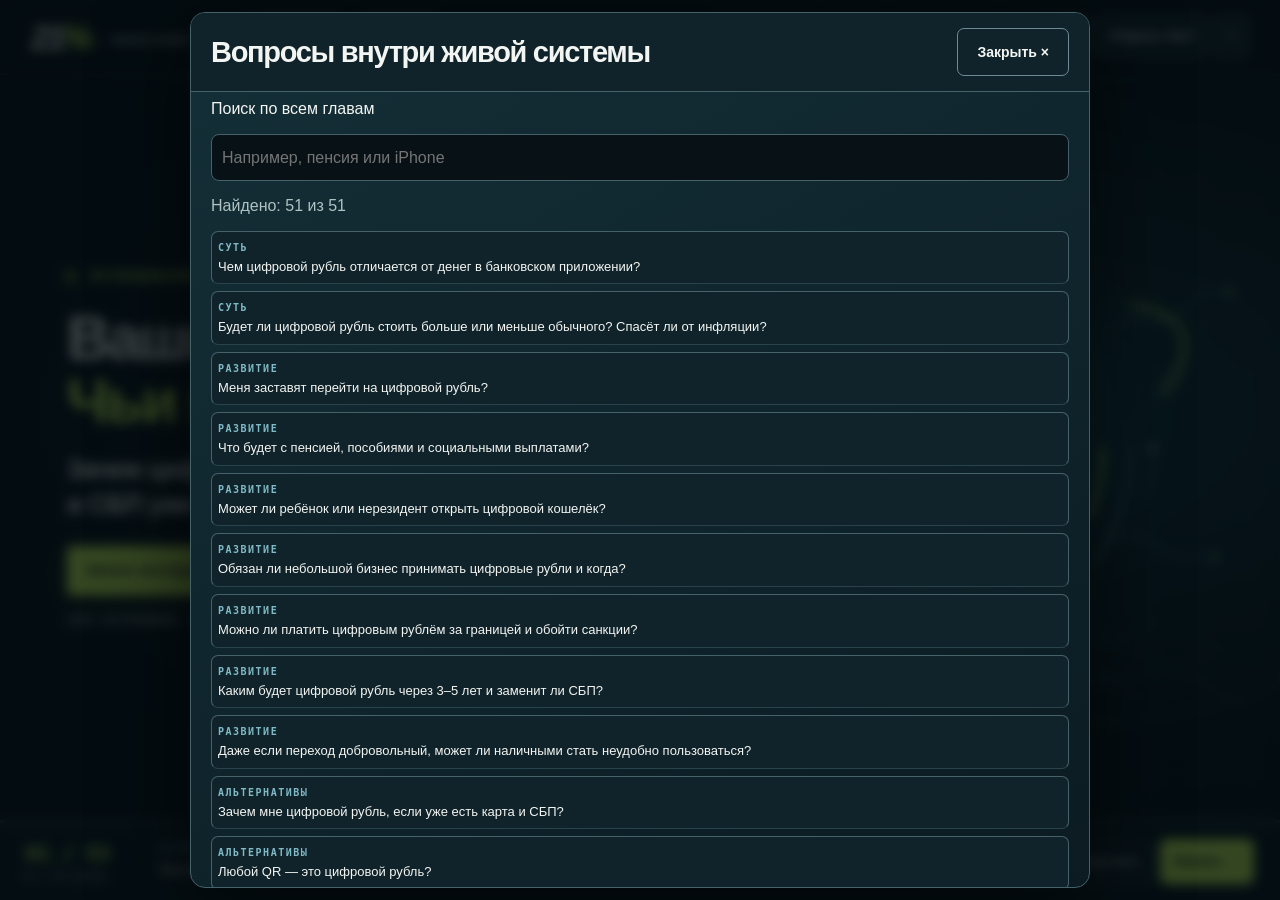
<file: docs/ruble/questions/index.html>
<!doctype html><html lang="ru"><head><meta charset="utf-8"><meta name="viewport" content="width=device-width,initial-scale=1"><title>Вопросы о цифровом рубле — единое исследование 21%</title><link rel="canonical" href="https://sashido01.github.io/21percent/ruble/"><link rel="stylesheet" href="../../portal/style.css"></head><body><main class="shell"><p class="eyebrow">21% / SIGNAL ROOM</p><h1>Вопросы теперь внутри презентации</h1><p>Все 51 ответов доступны в едином динамическом исследовании.</p><a id="continue" class="button primary" href="../index.html#question-index">Перейти к исследованию ↗</a><script>const hash=location.hash;const destination=hash.startsWith('#q-')||hash.startsWith('#src-')||hash==='#evidence'?hash:'#question-index';const url='../index.html'+destination;document.getElementById('continue').href=url;location.replace(url);</script></main></body></html>
</file>
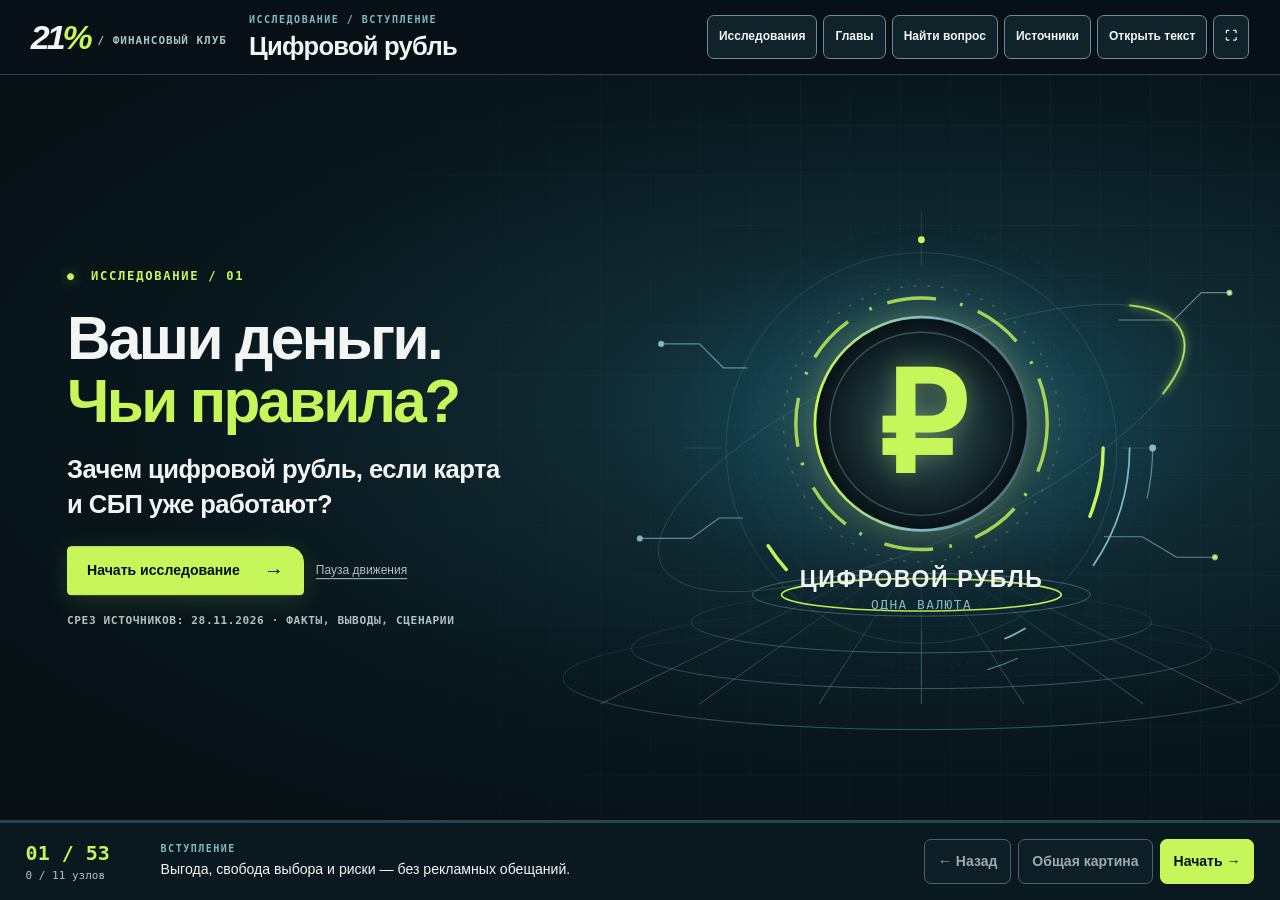
<file: docs/ruble/detail.html>
<!doctype html><html lang="ru"><head><meta charset="utf-8"><meta name="viewport" content="width=device-width,initial-scale=1"><title>Цифровой рубль — единая живая презентация</title><link rel="canonical" href="https://sashido01.github.io/21percent/ruble/"><link rel="stylesheet" href="../portal/style.css"></head><body><main class="shell"><h1>Единая презентация цифрового рубля</h1><p>Визуальные схемы, полный текст, расчёты и вопросы снова находятся на одной карте.</p><a id="continue" class="button primary" href="index.html">Открыть презентацию ↗</a><script>const url='index.html'+location.search+location.hash;document.getElementById('continue').href=url;location.replace(url);</script></main></body></html>
</file>
<file: docs/portal/style.css>
:root{color-scheme:dark;--ink:#071116;--panel:#10232a;--panel2:#0b1b21;--paper:#f3f5f2;--muted:#b0c2c2;--line:#45616a;--subline:#29434c;--signal:#c7f65a;--cyan:#80bac6;--radius:18px;--shadow:0 22px 60px #0004;font-family:Inter,Arial,system-ui,sans-serif}
*,*::before,*::after{box-sizing:border-box}html{scroll-behavior:smooth;scroll-padding-top:90px}body{margin:0;background:radial-gradient(ellipse at 85% 0%,#17353b80,transparent 52rem),var(--ink);color:var(--paper);line-height:1.6}a{color:inherit;text-decoration:none}a:hover{text-decoration:underline;text-underline-offset:4px}button,input{font:inherit}button{cursor:pointer}button[hidden],*[hidden]{display:none!important}a:focus-visible,button:focus-visible,input:focus-visible,summary:focus-visible{outline:3px solid var(--signal);outline-offset:4px}button:disabled{cursor:default;opacity:.65}button,input{color:inherit}.shell{width:min(1320px,calc(100% - 64px));margin-inline:auto}.skip{position:fixed;top:8px;left:12px;z-index:100;background:var(--signal);color:var(--ink);padding:12px;transform:translateY(-180%)}.skip:focus{transform:none}.top{border-bottom:1px solid var(--subline);background:#071116e8;position:sticky;top:0;z-index:10;backdrop-filter:blur(14px)}.top-inner{display:flex;align-items:center;justify-content:space-between;gap:20px;min-height:72px}.wordmark{font-size:34px;font-weight:900;font-style:italic;letter-spacing:-3px;white-space:nowrap;line-height:1}.wordmark span,.hero-mark span{color:var(--signal)}.wordmark small{font:600 11px monospace;letter-spacing:1px;color:var(--muted);vertical-align:middle}.nav{display:flex;gap:24px;font-size:14px}.nav a{color:var(--muted)}.nav a:hover{color:var(--paper)}.top-link,.text-link{font-size:13px;color:var(--signal);font-weight:650}.hero{min-height:650px;display:grid;grid-template-columns:minmax(0,1fr) minmax(0,1.12fr);align-items:center;gap:36px;padding:46px 0 32px}.hero-content{min-width:0}.eyebrow,.micro{font:600 11px/1.5 ui-monospace,Consolas,monospace;letter-spacing:1.5px;color:var(--muted);text-transform:uppercase}.eyebrow{color:var(--signal);margin:0 0 20px}.signal-dot{display:inline-block;border:1px solid var(--signal);background:var(--signal);width:7px;height:7px;border-radius:50%;margin-right:8px;box-shadow:0 0 13px #c7f65a77}h1,h2,h3,p{margin-top:0}h1{margin:0 0 20px;line-height:1.02;letter-spacing:-.04em}.hero-mark{display:block;font-size:clamp(98px,14.5vw,206px);font-style:italic;font-weight:900;letter-spacing:-.11em;line-height:.83;margin:0 0 23px -.065em;padding-right:.12em}.hero-title{font-size:clamp(37px,5.1vw,72px);letter-spacing:-.045em;line-height:.98;font-weight:770}.hero-lead{font-size:clamp(18px,2.1vw,27px);line-height:1.42;max-width:560px;margin-bottom:15px;color:var(--muted)}.hero-lead strong{color:var(--paper);font-weight:700}.hero-desc,.sub{color:var(--muted);font-size:15px;max-width:650px}.actions{display:flex;flex-wrap:wrap;gap:10px;margin-top:26px}.button{display:inline-flex;align-items:center;justify-content:center;gap:16px;min-height:46px;padding:12px 19px;border-radius:7px;font-weight:700;font-size:14px;border:1px solid transparent;transition:background .18s,border-color .18s,transform .18s;text-decoration:none!important}.button:hover{transform:translateY(-2px)}.primary{color:#071116;background:var(--signal);border-color:var(--signal)}.primary:hover{background:#defc99}.secondary{background:#10232a;border-color:var(--line);color:var(--paper)}.secondary:hover{border-color:var(--signal);background:#1b343a}.hero-map{position:relative;isolation:isolate;min-width:0;aspect-ratio:1.1;display:flex;align-items:center;justify-content:center;background:linear-gradient(135deg,#10242b99,#07111644),repeating-linear-gradient(0deg,transparent 0 31px,#29434c55 31px 32px),repeating-linear-gradient(90deg,transparent 0 31px,#29434c55 31px 32px);border:1px solid var(--line);border-radius:var(--radius);box-shadow:var(--shadow);overflow:hidden}.hero-map:before,.hero-map:after{position:absolute;width:34px;height:34px;content:"";pointer-events:none;z-index:2}.hero-map:before{left:12px;top:12px;border-left:2px solid var(--signal);border-top:2px solid var(--signal)}.hero-map:after{right:12px;bottom:12px;border-right:2px solid var(--signal);border-bottom:2px solid var(--signal)}.map-head,.map-foot{position:absolute;left:26px;right:26px;display:flex;align-items:center;justify-content:space-between;gap:8px;font:600 10px/1.4 monospace;letter-spacing:1px;color:var(--muted);z-index:3}.map-head{top:23px}.map-foot{bottom:17px}.map-art{width:100%;height:auto;display:block;pointer-events:none}.orbital{transform-origin:290px 240px;animation:orbit 18s linear infinite}@keyframes orbit{to{transform:rotate(360deg)}}[data-motion=paused] .orbital{animation-play-state:paused}.motion{min-height:36px;background:#071116;border:1px solid var(--line);border-radius:5px;padding:6px 9px;color:var(--paper);font-size:11px}.node{position:absolute;padding:10px 12px;min-height:44px;display:flex;align-items:center;gap:8px;background:#071116ee;border:1px solid #577477;border-radius:7px;font-size:13px;font-weight:700;box-shadow:0 8px 20px #0005;transition:background .18s,border-color .18s;white-space:nowrap}.node:hover{background:#1b3537;border-color:var(--signal);text-decoration:none}.node b{font:700 11px monospace;color:var(--signal)}.n1{top:17%;left:8%}.n2{top:31%;right:4%}.n3{bottom:23%;right:8%}.n4{bottom:19%;left:5%}.index-strip{display:grid;grid-template-columns:repeat(4,minmax(0,1fr));border-block:1px solid var(--subline);background:#0e202580;margin-bottom:12px}.index-strip>div{padding:17px 22px;border-right:1px solid var(--subline);display:grid;gap:5px}.index-strip>div:last-child{border:0}.index-strip strong{font-size:22px;line-height:1.2;letter-spacing:-.03em}.section{padding:75px 0 26px;border-bottom:1px solid var(--subline);scroll-margin-top:12px}.section-head{display:flex;align-items:end;justify-content:space-between;gap:20px;margin-bottom:24px}.section-head .eyebrow{margin-bottom:10px}h2{font-size:clamp(31px,4.4vw,58px);font-weight:770;line-height:1.04;letter-spacing:-.045em;margin-bottom:12px}.sub{margin-bottom:0}.section-head>.text-link{white-space:nowrap}.library-controls{display:grid;grid-template-columns:minmax(220px,1fr) auto;gap:8px 14px;align-items:center}.search-label{font-size:13px;font-weight:650;grid-column:1/-1}.library-controls input,.fields input{width:100%;background:#071116;border:1px solid var(--line);border-radius:7px;min-height:46px;padding:9px 12px;color:var(--paper)}.library-controls input::placeholder{color:#a2b5b5}.filters{display:flex;flex-wrap:wrap;gap:6px}.filters button{min-height:42px;background:#10232a;border:1px solid var(--line);padding:8px 14px;border-radius:7px;color:var(--muted);font-size:13px}.filters button[aria-pressed=true]{background:var(--signal);border-color:var(--signal);color:var(--ink);font-weight:700}.filters button:hover{border-color:var(--signal)}#search-status{min-height:20px;margin:12px 0;letter-spacing:.7px;text-transform:none}.resource-grid{display:grid;grid-template-columns:repeat(3,minmax(0,1fr));gap:12px}.resource,.project,.lab,.community-note{background:linear-gradient(145deg,#142a31,#0b1b21);border:1px solid var(--subline);border-radius:12px;padding:23px;min-width:0;position:relative}.resource{min-height:205px;display:flex;flex-direction:column;overflow:hidden}.resource:after{position:absolute;content:"";height:2px;width:42px;top:0;left:22px;background:var(--signal)}.resource h3,.project h3,.lab h3,.community-note h3{font-size:23px;line-height:1.18;letter-spacing:-.02em;margin:12px 0 10px}.resource p,.project p,.community-note p{font-size:14px;color:var(--muted);margin-bottom:18px}.resource a,.project a{color:var(--signal);font-size:13px;font-weight:700;margin-top:auto}.empty{grid-column:1/-1;background:var(--panel2);border:1px dashed var(--line);padding:24px;border-radius:12px;color:var(--muted)}.lab-grid{display:grid;grid-template-columns:repeat(2,minmax(0,1fr));gap:16px}.lab{padding:28px;display:flex;flex-direction:column}.lab-head{display:flex;justify-content:space-between;gap:8px;align-items:center}.tag{font:600 10px monospace;letter-spacing:1px;border:1px solid var(--line);padding:5px 8px;border-radius:4px;color:var(--cyan)}.lab h3{font-size:clamp(24px,3vw,33px);margin-bottom:24px}.fields{display:grid;grid-template-columns:repeat(2,minmax(0,1fr));gap:12px}.fields label{display:flex;flex-direction:column;gap:5px;font-size:12px;font-weight:600;color:var(--muted);min-width:0}.fields input{font-size:18px;font-weight:600;letter-spacing:-.02em;min-width:0;min-height:48px}.calc-submit{margin-top:16px;width:100%}.result{margin:20px 0 10px;border:1px solid #58734d;background:linear-gradient(110deg,#172e25,#0a1a20);padding:18px;border-radius:9px;min-height:220px;overflow-wrap:anywhere}.result>span{display:block;font-size:13px;color:var(--muted)}.result>strong{display:block;font-size:clamp(28px,4vw,46px);font-weight:800;letter-spacing:-.045em;line-height:1.2;color:var(--signal);margin:7px 0 14px;font-variant-numeric:tabular-nums}.result dl{margin:0}.result dl>div{display:flex;justify-content:space-between;gap:12px;padding:6px 0;border-top:1px solid #385047;font-size:12px}.result dt{color:var(--muted)}.result dd{margin:0;text-align:right;font-weight:650;font-variant-numeric:tabular-nums}.error{color:#ffb7ac;font-weight:600;font-size:14px}.lab details{margin-top:auto;padding-top:8px}.lab summary{cursor:pointer;font-size:13px;color:var(--muted);padding:10px 0}.lab details p{font-size:13px;color:var(--muted);margin-bottom:0}.project-grid{display:grid;grid-template-columns:repeat(3,minmax(0,1fr));gap:12px}.project{display:flex;flex-direction:column;min-height:180px}.project .micro{color:var(--cyan)}.community{display:grid;grid-template-columns:1.35fr 1fr;align-items:center;gap:30px;padding-bottom:65px}.community-note hr{border:0;border-top:1px solid var(--subline);margin:20px 0}.footer{display:flex;align-items:center;justify-content:space-between;gap:24px;padding:32px 0 40px}.footer p{margin:0;font-size:12px;color:var(--muted);max-width:650px}.footer .text-link{flex-shrink:0}.footer .wordmark{flex-shrink:0}
@media(max-width:1050px){.hero{min-height:0;gap:22px;padding:36px 0}.hero-mark{font-size:clamp(90px,14vw,160px)}.wordmark small{display:none}.nav{gap:14px}.library-controls{grid-template-columns:1fr}.section{padding-top:52px}.node{font-size:11px;padding:8px;min-height:38px}.map-head,.map-foot{font-size:8px}.hero-map{aspect-ratio:1}.index-strip>div{padding:15px}}
@media(max-width:760px){html{scroll-padding-top:20px}.shell{width:calc(100% - 32px)}.top{position:static}.top-inner{flex-wrap:wrap;gap:12px;min-height:0;padding:16px 0}.top-link{margin-left:auto}.nav{order:3;width:100%;display:flex;gap:8px 14px;flex-wrap:wrap;font-size:13px}.hero{display:grid;grid-template-columns:1fr;padding:34px 0 24px}.hero-mark{font-size:clamp(108px,25vw,180px)}.hero-title{font-size:clamp(40px,8vw,64px)}.hero-desc{max-width:none}.hero-map{aspect-ratio:1.05}.map-head,.map-foot{left:16px;right:16px}.map-foot{bottom:10px}.node{min-height:44px;max-width:47%;font-size:12px}.n1{left:5%;top:14%}.n2{right:4%;top:30%}.n3{right:5%;bottom:24%}.n4{left:4%;bottom:18%}.index-strip{grid-template-columns:repeat(2,minmax(0,1fr))}.index-strip>div:nth-child(2){border-right:0}.index-strip>div:nth-child(-n+2){border-bottom:1px solid var(--subline)}.index-strip strong{font-size:20px}.section-head{display:block}.section-head>.text-link{display:inline-block;margin-top:12px}.resource-grid,.lab-grid,.project-grid,.community{grid-template-columns:1fr}.lab{padding:20px}.section{padding-top:48px}.footer{align-items:start;flex-direction:column;gap:15px}.community{gap:18px}.community-note{padding:20px}}
@media(max-width:370px){.shell{width:calc(100% - 24px)}.node{font-size:11px;gap:4px}.map-foot>span{display:none}.map-foot{justify-content:end}.fields{grid-template-columns:1fr}.index-strip>div{padding:12px 9px}.micro{letter-spacing:.8px}.actions>.button{width:100%}}
@media(prefers-reduced-motion:reduce){html{scroll-behavior:auto}*,*::before,*::after{animation:none!important;transition:none!important}.button:hover{transform:none}}

/* 0.0.8: functional signal core and visible control boundaries. */
:root{--control-line:#6d8b94}.map-stack{min-width:0;display:grid;gap:10px}.hero-map{width:100%}.core-preview{min-width:0;display:grid;grid-template-columns:1fr auto;gap:16px;align-items:center;background:linear-gradient(125deg,#10232a,#0b1b21);border:1px solid #47666e;border-radius:10px;padding:18px 20px}.core-preview-copy{min-width:0}.core-preview .micro{color:var(--signal);margin:0 0 7px}.core-preview h2{font-size:clamp(21px,2.2vw,27px);margin:0 0 6px;line-height:1.12}.core-preview-copy>p:last-child{font-size:13px;color:var(--muted);margin:0;line-height:1.4}.core-enter{font-size:13px;color:var(--signal);font-weight:700;display:inline-flex;min-height:44px;align-items:center;gap:8px;max-width:170px;line-height:1.35}.node{border-color:var(--control-line);min-height:44px}.node[aria-pressed=true]{background:#243a26;color:var(--paper);border:2px solid var(--signal);padding:9px 11px;box-shadow:0 0 22px #c7f65a22}.core-route{stroke:#54727b;stroke-width:1.4;stroke-dasharray:4 6;opacity:.4;transition:stroke .2s,opacity .2s}.hero-map[data-module=research] [data-route=research],.hero-map[data-module=practice] [data-route=practice],.hero-map[data-module=projects] [data-route=projects],.hero-map[data-module=community] [data-route=community]{stroke:var(--signal);stroke-width:3;stroke-dasharray:none;opacity:.95}.nav a[aria-current=location]{color:var(--signal);text-decoration:underline;text-underline-offset:6px;text-decoration-thickness:2px}.fields input,.library-controls input,.filters button,.secondary,.motion{border-color:var(--control-line)}.filters button,.motion{min-height:44px}.motion{font-size:11px}.nav a{padding-block:7px}
@media(max-width:1050px){.node[aria-pressed=true]{padding:7px}.core-preview{grid-template-columns:1fr}.core-enter{max-width:none;min-height:44px}.core-preview{gap:5px}}
@media(max-width:760px){.core-preview{grid-template-columns:1fr auto}.core-enter{max-width:132px}.nav a{padding-block:8px}}
@media(max-width:470px){.core-preview{grid-template-columns:1fr;padding:15px}.core-enter{max-width:none}.core-preview-copy>p:last-child{font-size:14px}}
@media(prefers-reduced-motion:reduce){.core-route{transition:none}}

/* 0.0.9: accessible, proportional financial comparisons. */
.calc-chart{margin:0 0 14px;padding:16px;border:1px solid #47666e;border-radius:10px;background:#0b1b21;min-width:0}.calc-chart[hidden]{display:none}.calc-chart figcaption{font-size:13px;color:var(--paper);font-weight:700;margin:0 0 14px}.chart-rows{display:grid;gap:12px}.chart-row{display:grid;gap:6px}.chart-label{display:flex;align-items:baseline;justify-content:space-between;gap:10px;font-size:12px;color:var(--muted);font-variant-numeric:tabular-nums}.chart-label strong{font-size:13px;color:var(--paper);text-align:right;overflow-wrap:anywhere;min-width:0}.chart-track{height:9px;border-radius:4px;background:#29434c;overflow:hidden}.chart-bar{height:100%;min-width:0;border-radius:4px;transition:width .24s ease;background:var(--signal)}.chart-bar.reference{background:#6d8b94}.chart-bar.nominal{background:#80bac6}.chart-bar.actual{background:#c7f65a}.calc-chart[data-outcome=negative] .chart-bar.actual{background:#ef9a9a}.chart-note{font-size:12px;line-height:1.5;margin:14px 0 0;color:var(--muted);overflow-wrap:anywhere}.calc-chart[data-outcome=negative] .chart-note{color:#ffc2c2}.scenario-group{display:grid;gap:7px;margin-top:15px}.scenario-group[hidden]{display:none}.scenario-buttons{display:flex;gap:8px;flex-wrap:wrap}.scenario-buttons button{min-height:44px;padding:8px 12px;background:#10232a;color:var(--paper);border:1px solid var(--control-line);border-radius:6px;font:inherit;font-size:12px;cursor:pointer}.scenario-buttons button:hover{border-color:var(--signal);color:var(--signal)}.scenario-buttons button:focus-visible{outline:2px solid var(--signal);outline-offset:3px}@media(prefers-reduced-motion:reduce){.chart-bar{transition:none}}

/* Editorial library and initiative identities */
.card-top{display:flex;align-items:center;justify-content:space-between;gap:12px;margin-bottom:5px}.card-glyph{width:42px;height:42px;padding:8px;color:var(--card-accent,var(--signal));border:1px solid currentColor;border-radius:10px;background:#071116;flex:none}.card-top .micro{text-align:right;line-height:1.4;color:var(--muted)}.resource,.project{--card-accent:#c7f65a;transition:border-color .2s,background .2s}.resource[data-kind=practice],.project[data-kind=tax],.project[data-kind=moneyhub]{--card-accent:#80bac6}.resource[data-kind=community],.project[data-kind=auction]{--card-accent:#b6a9ed}.project[data-kind=finplay]{--card-accent:#e8c47e}.project[data-kind=cash404]{--card-accent:#f0a5a5}.resource:after{background:var(--card-accent)}.resource:hover,.project:hover{border-color:var(--card-accent)}.card-actions{display:flex;flex-wrap:wrap;align-items:center;gap:12px;margin-top:auto}.card-actions a{margin-top:0;display:inline-flex;align-items:center;min-height:44px}.reader-open,.clear-search,.reader-close{min-height:44px;padding:7px 13px;border:1px solid var(--control-line);border-radius:6px;background:#10232a;color:var(--paper);font:inherit;font-size:13px;font-weight:700;cursor:pointer}.reader-open:hover,.clear-search:hover,.reader-close:hover{border-color:var(--signal);color:var(--signal)}.search-feedback{display:flex;align-items:center;justify-content:space-between;gap:8px;flex-wrap:wrap;margin-block:8px}.search-feedback #search-status{margin:0}.resource mark{background:#c7f65a;color:#071116;border-radius:2px;padding:0 .06em}.reader{color:var(--paper);width:min(760px,calc(100% - 24px));max-height:88vh;padding:0;border:1px solid var(--control-line);border-radius:14px;background:#0b1b21;box-shadow:0 24px 100px #000a;overflow:auto}.reader::backdrop{background:#000b;backdrop-filter:blur(5px)}.reader-head{display:flex;justify-content:space-between;gap:16px;align-items:start;padding:24px;border-bottom:1px solid var(--subline)}.reader-head h2{font-size:clamp(24px,4vw,38px);margin:0;overflow-wrap:anywhere}.reader-head .micro{color:var(--signal);margin:0 0 8px}.reader-close{font-size:24px;min-width:44px;padding:0}.reader-body{padding:24px;color:var(--muted);font-size:15px;line-height:1.7;overflow-wrap:anywhere}.reader-body h3{font-size:20px;color:var(--paper);margin:1.1em 0 .45em}.reader-body li{padding-bottom:5px}.reader-footer{padding:16px 24px;border-top:1px solid var(--subline)}@media(max-width:470px){.reader-head,.reader-body,.reader-footer{padding:16px}.reader-body{font-size:14px}.reader-footer .button{width:100%}}

/* 0.0.12: larger navigation targets and stable tablet/mobile geometry. */
.nav a{display:inline-flex;align-items:center;min-height:44px;padding-block:8px}.nav a:focus-visible,.reader-open:focus-visible,.reader-close:focus-visible,.clear-search:focus-visible,.core-enter:focus-visible{outline:2px solid var(--signal);outline-offset:3px}.nav{flex-wrap:wrap}.reader{max-width:calc(100% - 24px)}.node{min-height:44px}.map-foot .motion{max-width:100%;white-space:normal}.reader-head>div{min-width:0}.reader-close{flex-shrink:0}.reader-body li{overflow-wrap:anywhere}
@media(min-width:761px) and (max-width:900px){.hero{grid-template-columns:minmax(0,1fr);gap:28px}.hero-content{max-width:680px}.map-stack{width:100%;max-width:680px}.hero-map{aspect-ratio:1.25}.core-preview{grid-template-columns:1fr auto}.resource-grid,.project-grid{grid-template-columns:repeat(2,minmax(0,1fr))}.lab-grid{grid-template-columns:1fr}}


/* Shared editorial feed and research catalog; no topic-specific header. */
.research-list{display:grid;gap:10px}.research-entry{display:grid;grid-template-columns:58px minmax(0,1fr) auto;gap:18px;align-items:center;padding:18px;border:1px solid var(--line);border-radius:10px;background:linear-gradient(120deg,#10232a,#0b1b21);min-width:0}.research-glyph{display:grid;place-items:center;aspect-ratio:1;border:1px solid var(--cyan);border-radius:8px;color:var(--signal);font:700 22px monospace;background:#071116}.research-entry .micro{color:var(--cyan);margin:0 0 5px}.research-entry h3{font-size:clamp(21px,2.4vw,29px);line-height:1.2;margin:0 0 6px}.research-entry p:last-child{color:var(--muted);font-size:14px;margin:0}.research-entry .button{text-align:center}.nav{gap:14px}.nav a[aria-current=page]{color:var(--signal);text-decoration:underline;text-underline-offset:5px}@media(max-width:1050px){.nav{gap:8px 12px}.top-inner{gap:10px}.research-entry{grid-template-columns:48px minmax(0,1fr)}.research-entry .button{grid-column:2;justify-self:start}}@media(max-width:520px){.research-entry{grid-template-columns:minmax(0,1fr);padding:14px;gap:10px}.research-glyph{display:none}.research-entry .button{grid-column:1;justify-self:stretch}.nav{gap:4px 12px}.nav a{font-size:12px}}
</file>
<file: docs/ruble/ruble.css>
.ruble-main{padding-bottom:50px}.r-intro{padding:42px 0 30px;border-bottom:1px solid var(--subline)}.r-intro h1{font-size:clamp(42px,6.8vw,100px);margin-bottom:12px}.r-intro h1 span{color:var(--signal)}.r-lead{font-size:clamp(22px,3vw,39px);line-height:1.2;font-weight:720;letter-spacing:-.03em}.r-layout{display:grid;grid-template-columns:minmax(265px,.63fr) minmax(0,1.37fr);gap:clamp(18px,3vw,44px);align-items:start;padding-top:30px}.r-system{position:sticky;top:88px;border:1px solid var(--line);border-radius:var(--radius);background:linear-gradient(150deg,#10242b,#071116);padding:18px;min-width:0}.r-map-head,.r-controls,.r-next{display:flex;align-items:center;justify-content:space-between;gap:12px}.r-orbit{width:min(190px,65%);aspect-ratio:1;margin:24px auto;position:relative;display:grid;place-items:center}.orbit-lines{position:absolute;inset:0;border:1px solid #45616a;border-radius:50%;box-shadow:inset 0 0 30px #80bac61a}.orbit-lines:before,.orbit-lines:after{content:"";position:absolute;inset:13%;border:1px dashed #45616a;border-radius:50%}.orbit-lines:after{inset:0;transform:rotate(-30deg) scaleY(.48);border-style:solid;border-color:#80bac688}.r-core{display:grid;place-items:center;width:65%;aspect-ratio:1;border:1px solid #80bac6;border-radius:50%;background:radial-gradient(circle at 35% 20%,#2b5257,#10252c 50%,#071116);box-shadow:0 0 32px #c7f65a15;z-index:1}.r-core span{font-size:clamp(48px,5vw,79px);color:var(--signal);font-weight:850;line-height:1}.r-core small{font:600 8px monospace;color:var(--muted);margin-top:-17px}.orbit-point{position:absolute;left:50%;top:50%;width:9px;height:9px;background:#45616a;border:1px solid var(--muted);border-radius:50%;transform:translate(-50%,-50%) rotate(var(--angle)) translateX(calc(95px)) rotate(calc(-1 * var(--angle)));transition:background .3s,box-shadow .3s;z-index:2}.orbit-point.visited{background:var(--signal);box-shadow:0 0 14px #c7f65a}.r-map-caption{text-align:center;font-size:10px;margin-bottom:12px}.r-route{display:grid;grid-template-columns:repeat(2,minmax(0,1fr));gap:7px}.r-route a{min-height:44px;display:grid;grid-template-columns:auto minmax(0,1fr) auto;align-items:center;gap:6px;border:1px solid var(--subline);padding:7px;border-radius:6px;color:var(--muted);font-size:12px;line-height:1.2}.r-route a span{font:600 10px monospace}.r-route a i{font-style:normal}.r-route a.visited{border-color:#80bac666;color:var(--paper)}.r-route a.visited i{color:var(--signal)}.r-route a[aria-current="step"]{border-color:var(--signal);background:#c7f65a14;color:var(--signal)}.r-summary{border-top:1px solid var(--subline);margin-top:16px;padding-top:12px}.r-summary p:last-child{font-size:13px;margin:0;color:var(--muted)}.r-content{min-width:0}.r-controls{margin-bottom:15px}.r-controls .button{min-height:44px}.r-chapter{min-width:0;scroll-margin-top:94px}.r-chapter h2{font-size:clamp(29px,3.8vw,52px);line-height:1.08;letter-spacing:-.04em;margin-bottom:16px}.r-chapter-lead{font-size:clamp(16px,1.5vw,21px);line-height:1.5;color:var(--muted);margin-bottom:24px}.r-chain{display:grid;gap:12px;position:relative}.r-chain:before{content:"";position:absolute;top:20px;bottom:20px;left:22px;border-left:1px dashed var(--line);z-index:-1}.r-step{padding:0!important;border:1px solid var(--line);border-radius:12px;background:linear-gradient(120deg,#10252b,#0b1b21);overflow:clip;min-width:0}.r-step[open]{border-color:#80bac6a0}.r-step summary{list-style:none;padding:17px 18px;display:grid;grid-template-columns:32px minmax(0,1fr) 18px;align-items:center;gap:12px;font-size:clamp(16px,1.6vw,22px);font-weight:750;cursor:pointer;line-height:1.3}.r-step summary::-webkit-details-marker{display:none}.r-step summary:after{content:"+";font:700 22px monospace;color:var(--signal)}.r-step[open] summary:after{content:"−"}.step-index{display:grid;place-items:center;width:30px;height:30px;border:1px solid var(--line);border-radius:50%;color:var(--cyan);font:700 12px monospace}.r-detail{border-top:1px solid var(--subline);padding:18px 20px;line-height:1.65;font-size:16px}.r-detail p:last-child{margin-bottom:0}.evidence{border-left:2px solid var(--cyan);padding-left:12px;color:var(--paper)}.evidence b{display:block;color:var(--cyan);font:700 11px/1.6 monospace;letter-spacing:1px;text-transform:uppercase}.evidence.analysis{border-color:var(--signal)}.evidence.analysis b{color:var(--signal)}.evidence.scenario{border-color:#e2ba81}.evidence.scenario b{color:#e2ba81}.refs{white-space:normal;color:var(--signal);font-size:12px;font-weight:700}.refs a{padding:3px}.r-next{position:sticky;bottom:0;background:#071116eb;border:1px solid var(--subline);border-radius:10px;padding:10px;margin:20px 0;z-index:5;backdrop-filter:blur(12px)}.r-next .button{flex:1}.money-forms,.flow-chain{display:flex;align-items:stretch;gap:8px;margin:0 0 18px}.money-forms>div,.flow-chain>span{display:grid;align-content:center;justify-items:center;min-width:0;flex:1;text-align:center;padding:15px 8px;border:1px solid var(--line);border-radius:9px;background:#071116;line-height:1.4}.money-forms strong{font-size:clamp(16px,2.4vw,27px);color:var(--signal)}.money-forms span,.flow-chain b{font-size:13px}.money-forms small{font-size:11px;color:var(--muted)}.money-forms i,.flow-chain i{align-self:center;color:var(--cyan);font-style:normal}.flow-chain>span{font-size:13px;transition:border-color .25s,background .25s}.flow-chain [data-flow].lit{border-color:var(--signal);background:#c7f65a13}.timeline{display:grid;gap:10px;margin-bottom:20px}.timeline>div{display:grid;grid-template-columns:108px minmax(0,1fr);gap:10px;border-left:2px solid var(--line);padding-left:12px}.timeline b{color:var(--signal);font:700 14px/1.8 monospace}.table-wrap{overflow-x:auto;margin-bottom:18px;max-width:100%}.r-detail table{width:100%;border-collapse:collapse;font-size:14px;min-width:360px}.r-detail th,.r-detail td{text-align:left;vertical-align:top;padding:10px;border-bottom:1px solid var(--subline)}.r-detail thead{color:var(--signal);background:#071116}.r-detail tbody th{color:var(--paper)}.r-detail td{color:var(--muted)}.r-form{display:grid;gap:16px;margin:0 0 18px}.r-fields{display:grid;grid-template-columns:repeat(2,minmax(0,1fr));gap:12px}.r-form label{display:grid;gap:5px;color:var(--muted);font-size:13px;min-width:0}.r-form input,.r-form select{min-width:0;width:100%;padding:10px;border:1px solid var(--line);border-radius:6px;background:#071116;color:var(--paper);font:inherit;font-size:16px;min-height:44px}.numbers{border:1px solid var(--line);border-radius:9px;background:#071116;padding:14px;display:grid;gap:8px}.numbers .num-row{display:flex;align-items:baseline;justify-content:space-between;gap:12px;border-bottom:1px solid var(--subline);padding-bottom:7px}.numbers .num-row:last-child{border:0;padding:0}.numbers .num-row strong{font-variant-numeric:tabular-nums;color:var(--signal);white-space:normal;text-align:right}.numbers .num-row strong.negative{color:#ffb4a9}.numbers .num-row span{font-size:14px;color:var(--muted)}.fine{font-size:13px;color:var(--muted)}.preset-row{display:flex;flex-wrap:wrap;gap:8px;margin-bottom:14px}.check-list{display:grid;gap:12px}.check-list label{display:flex;align-items:flex-start;gap:12px;padding:10px;border:1px solid var(--line);border-radius:6px;cursor:pointer}.check-list input{width:20px;height:20px;accent-color:var(--signal);flex:none}.r-sources ol{columns:2;column-gap:35px;padding-left:22px}.r-sources li{break-inside:avoid;padding:8px 0;font-size:14px;scroll-margin-top:100px}.r-sources li a{color:var(--cyan);text-decoration:underline}.r-sources li p{color:var(--muted);margin:5px 0 0}.r-sources li:target{outline:2px solid var(--signal);outline-offset:3px}.r-chapter:not([hidden])+.r-chapter:not([hidden]){margin-top:45px;padding-top:25px;border-top:1px solid var(--line)}.r-step.newly-open{animation:reveal .35s ease-out}@keyframes reveal{from{opacity:.55;transform:translateY(7px)}to{opacity:1;transform:none}}@media(prefers-reduced-motion:reduce){.r-step.newly-open{animation:none}.orbit-point,.flow-chain>span{transition:none}html{scroll-behavior:auto}}@media(max-height:850px) and (min-width:901px){.r-orbit{width:130px;margin:12px auto}.orbit-point{transform:translate(-50%,-50%) rotate(var(--angle)) translateX(65px) rotate(calc(-1 * var(--angle)))}.r-core span{font-size:48px}.r-system{padding:13px}.r-route a{min-height:40px}}@media(max-width:900px){.r-layout{grid-template-columns:minmax(0,1fr)}.r-system{position:relative;top:auto}.r-orbit{width:136px;margin:14px auto}.orbit-point{transform:translate(-50%,-50%) rotate(var(--angle)) translateX(68px) rotate(calc(-1 * var(--angle)))}.r-route{grid-template-columns:repeat(3,minmax(0,1fr))}.r-core span{font-size:50px}.r-system .r-summary{display:none}.r-core small{font-size:7px}.r-sources ol{columns:1}}@media(max-width:520px){.r-intro{padding-top:24px}.r-route{grid-template-columns:repeat(2,minmax(0,1fr))}.r-detail{padding:14px;font-size:15px}.r-step summary{padding:13px;gap:7px}.r-fields,.money-forms,.flow-chain{flex-direction:column}.money-forms i,.flow-chain i{transform:rotate(90deg)}.timeline>div{grid-template-columns:1fr;gap:2px}.r-next .button{padding:9px;gap:6px}.r-map-head{font-size:10px}.r-orbit{display:none}.r-map-caption{margin-top:10px}.r-layout{padding-top:18px}.r-controls .button{padding:8px}.numbers .num-row{flex-wrap:wrap}.r-sources .section-head{display:block}}
/* Keep the public page navigation compact independently of the portal menu. */
.ruble-main .r-route a{overflow-wrap:anywhere}.ruble-main .r-detail{overflow-wrap:anywhere}.ruble-main .r-step summary{min-height:44px}.ruble-main .r-sources li{overflow-wrap:anywhere}body:has(.ruble-main) .top-inner{flex-wrap:wrap;gap:8px;min-height:64px}body:has(.ruble-main) .top-link{display:inline-flex;min-height:44px;align-items:center}body:has(.ruble-main) .wordmark{font-size:clamp(23px,3vw,34px)}@media(max-width:520px){body:has(.ruble-main) .wordmark small{display:none}body:has(.ruble-main) .top-link{font-size:12px}.ruble-main .r-route a{font-size:11px}.ruble-main .r-route a b{font-weight:600}.ruble-main .r-system{padding:10px}.ruble-main .r-next{gap:6px}.ruble-main .r-next .button{font-size:12px}}

.r-faq-entry{display:grid;grid-template-columns:minmax(0,1fr) auto;align-items:center;gap:14px;padding:20px;margin-top:18px;border:1px solid var(--line);border-radius:12px;background:var(--panel)}.r-faq-entry .micro{color:var(--signal);margin:0 0 6px}.r-faq-entry h2{font-size:clamp(22px,2.4vw,30px);margin:0 0 6px}.r-faq-entry p:last-child{margin:0;color:var(--muted);font-size:14px}.r-faq-entry .button{text-align:center}@media(max-width:760px){.r-faq-entry{grid-template-columns:1fr;padding:15px}.r-faq-entry .button{width:100%}}

/* Integrated question branches; no parallel FAQ reading mode. */
.r-question-branch{margin-top:16px;border:1px solid var(--control-line);background:#10232a;border-radius:12px;padding:0!important}.r-question-branch>summary,.question-finder>summary{display:flex;align-items:center;justify-content:space-between;gap:12px;min-height:44px;padding:13px 15px;cursor:pointer;font-weight:700;color:var(--signal)}.r-question-branch>summary:after,.question-finder>summary:after{content:"+";font:700 20px monospace}.r-question-branch[open]>summary:after,.question-finder[open]>summary:after{content:"−"}.r-question-list{padding:10px 14px 14px;border-top:1px solid var(--subline)}.r-question-list .faq-item{background:#0b1b21}.r-question-list .faq-item summary{font-size:clamp(15px,1.4vw,19px)}.question-finder{border:1px solid var(--control-line);border-radius:8px;margin-top:12px;overflow:hidden;padding:0!important}.question-search-body{padding:10px;display:grid;gap:8px}.question-search-body label{font-size:12px;color:var(--muted)}.question-search-body input{width:100%;min-width:0;background:var(--ink);border:1px solid var(--control-line);border-radius:6px;min-height:44px;padding:8px;font-size:16px}.question-search-body p{margin:0;font-size:12px}.question-results{max-height:210px;overflow:auto;display:grid;gap:5px}.question-results a{display:grid;gap:3px;padding:8px 6px;border-bottom:1px solid var(--subline);font-size:13px;line-height:1.35;overflow-wrap:anywhere;min-height:44px}.question-results small{color:var(--cyan);font-size:10px}.question-results a:hover{color:var(--signal)}.source-audit{margin:22px 0;padding:16px;border:1px solid var(--line);border-radius:10px;background:var(--panel)}.source-audit-grid{display:grid;grid-template-columns:repeat(3,minmax(0,1fr));gap:12px}.source-audit-grid>div{border-left:2px solid var(--signal);padding-left:12px}.source-audit a,.r-detail .evidence a{color:var(--cyan);text-decoration:underline}.source-audit p{font-size:14px}.embedded-evidence{margin:0;padding:12px}.r-system:has(.question-finder[open]){max-height:calc(100dvh - 100px);overflow-y:auto}.r-question-branch,.faq-item{scroll-margin-top:100px}@media(max-width:900px){.r-system:has(.question-finder[open]){max-height:none;overflow:visible}.question-results{max-height:180px}.source-audit-grid{grid-template-columns:1fr}.r-question-list{padding:8px}.r-question-branch,.faq-item{scroll-margin-top:24px}}
</file>
<file: docs/ruble/questions/questions.css>
.faq-main{padding:24px 0 64px}.faq-crumb{color:var(--muted);font-size:13px;overflow-wrap:anywhere}.faq-crumb a,.faq-evidence a,.faq-cites a,.faq-source-list a{color:var(--cyan);text-decoration:underline;text-underline-offset:3px}.faq-hero{padding:30px 0 32px;border-bottom:1px solid var(--subline)}.faq-hero h1{font-size:clamp(34px,6.3vw,82px);line-height:1.04}.faq-hero h1 span{color:var(--signal)}.faq-lead{font-size:clamp(19px,2.4vw,30px);font-weight:700;max-width:780px}.faq-hero .sub{max-width:900px}.faq-evidence{margin:28px 0;padding:clamp(16px,3vw,32px);border:1px solid var(--line);border-radius:var(--radius);background:linear-gradient(125deg,#10232a,#0b1b21)}.faq-evidence h2,.faq-section h2{font-size:clamp(25px,3.8vw,42px);line-height:1.15}.faq-bars{display:grid;grid-template-columns:repeat(2,minmax(0,1fr));gap:18px 26px;margin:20px 0}.faq-bar-label{display:flex;justify-content:space-between;align-items:baseline;gap:12px;font-size:14px}.faq-bar-label strong{color:var(--signal);font-variant-numeric:tabular-nums}.faq-bar-track{height:8px;background:var(--subline);border-radius:4px;overflow:hidden}.faq-bar-track i{height:100%;display:block;background:var(--signal)}.faq-section{padding:30px 0 0;scroll-margin-top:100px}.faq-popular{display:flex;align-items:center;gap:8px;flex-wrap:wrap;margin:0 0 15px}.faq-popular a{display:inline-flex;align-items:center;min-height:44px;padding:8px 12px;border:1px solid var(--line);border-radius:6px;color:var(--paper);font-size:14px}.faq-search{border:1px solid var(--line);padding:16px;border-radius:12px;background:var(--panel);display:grid;gap:12px}.faq-search label{font-size:14px;color:var(--muted)}.faq-search input{font-size:16px;width:100%;min-height:48px;padding:10px 12px;background:var(--ink);border:1px solid var(--control-line);border-radius:6px}.faq-search input::placeholder{color:var(--muted)}#faq-filters{display:flex;gap:7px;flex-wrap:wrap}#faq-filters button{border:1px solid var(--control-line);background:var(--ink);border-radius:6px;min-height:44px;padding:8px 12px;font-size:13px}#faq-filters button[aria-pressed=true]{color:var(--ink);background:var(--signal);border-color:var(--signal);font-weight:700}.faq-search-bottom{display:flex;align-items:center;justify-content:space-between;gap:10px}.faq-search-bottom p{margin:0;color:var(--muted);font-size:14px}.faq-group{padding:32px 0 0;scroll-margin-top:100px}.faq-group h2{font-size:clamp(24px,3vw,32px);margin-bottom:5px}.faq-item{border:1px solid var(--line);background:#10232a;border-radius:9px;margin:9px 0;padding:0!important;scroll-margin-top:100px;overflow-wrap:anywhere}.faq-item[open]{border-color:var(--cyan)}.faq-item:target{outline:2px solid var(--signal);outline-offset:3px}.faq-item summary{list-style:none;padding:17px 18px;font-size:clamp(16px,1.7vw,21px);line-height:1.35;font-weight:700;min-height:44px;display:grid;grid-template-columns:minmax(0,1fr) 20px;align-items:center;gap:12px;cursor:pointer}.faq-item summary::-webkit-details-marker{display:none}.faq-item summary:after{content:"+";color:var(--signal);font:700 22px monospace}.faq-item[open] summary:after{content:"−"}.faq-answer{border-top:1px solid var(--subline);padding:18px 20px;color:var(--muted);font-size:16px;max-width:1000px}.faq-short{color:var(--paper);font-size:18px;font-weight:700}.faq-action{border-left:2px solid var(--signal);padding-left:12px;color:var(--paper)}.faq-cites{font-size:13px;line-height:1.8}.faq-links{display:flex;flex-wrap:wrap;gap:8px 20px}.faq-links a{color:var(--signal);font-weight:700;font-size:14px;min-height:44px;display:inline-flex;align-items:center}.faq-source-list{columns:2;column-gap:30px}.faq-source-list li{break-inside:avoid;padding:8px 0;scroll-margin-top:100px;overflow-wrap:anywhere}.faq-source-list li:target{outline:2px solid var(--signal)}@media(max-width:760px){.faq-hero{padding-top:15px}.faq-bars,.faq-source-list{columns:1;grid-template-columns:1fr}.faq-section,.faq-group,.faq-item,.faq-source-list li{scroll-margin-top:20px}.faq-answer{padding:14px}.faq-item summary{padding:13px}.faq-popular .micro{width:100%}.faq-search-bottom{flex-wrap:wrap}}
.faq-evidence{scroll-margin-top:100px}.faq-hero{padding-block:20px 24px}.faq-hero h1{font-size:clamp(34px,5.5vw,68px)}.faq-hero .actions{margin-top:14px}.faq-hero .sub{margin-bottom:10px}.faq-section#answers{padding-top:22px}.faq-search{border-color:var(--control-line)}@media(max-width:760px){.faq-evidence{scroll-margin-top:20px}}
</file>
<file: docs/portal/research-canvas.css>
/* SIGNAL ROOM living presentation: the map persists across every step. */
.live-world,.live-intro-right,.live-map-message,.live-footer{display:none}
.live-ready{height:100dvh;overflow:hidden;display:flex;flex-direction:column;background:var(--ink)}
.live-ready .live-top{position:relative;flex:none;z-index:10}
.live-header{padding:10px clamp(12px,2.4vw,36px);display:flex;align-items:center;gap:22px;min-height:74px}
.live-heading{flex:1;min-width:0}.live-heading p{margin:0}.live-heading #live-title{font-size:clamp(18px,2vw,28px);font-weight:770;line-height:1.15;letter-spacing:-.03em}.live-heading .micro{color:var(--cyan);font-size:10px;margin-bottom:5px}
.live-actions{display:flex;align-items:center;gap:6px;flex-wrap:wrap}.live-actions .button{padding:8px 11px;min-height:44px;font-size:12px;gap:0}
.live-ready .ruble-main{width:100%;margin:0;padding:0;flex:1;min-height:0;display:flex;flex-direction:column;position:relative;overflow:hidden}
.live-ready .live-stage{flex:1;min-height:0;position:relative;overflow:hidden;isolation:isolate;background:radial-gradient(ellipse at 50% 49%,#18383f 0,#0e242b 35%,#071116 76%);}
.live-ready .live-stage:before{content:"";position:absolute;inset:0;background:linear-gradient(#80bac60b 1px,transparent 1px),linear-gradient(90deg,#80bac60b 1px,transparent 1px);background-size:42px 42px;mask-image:radial-gradient(ellipse,#000 20%,transparent 93%);pointer-events:none}
.live-ready .live-world{display:block;position:absolute;inset:0;transform-origin:0 0;transition:transform .75s cubic-bezier(.2,.8,.2,1);z-index:1;pointer-events:none}
.live-connections{position:absolute;inset:0;width:100%;height:100%;overflow:visible}.live-grid{stroke:#80bac6;stroke-opacity:.15;stroke-width:.8;fill:none;stroke-dasharray:3 7}
.live-edge,.live-cross{fill:none;stroke:#80bac6;stroke-width:1.5;stroke-dasharray:5 6;opacity:0;transition:opacity .45s;vector-effect:non-scaling-stroke}.live-edge.on{opacity:.8;animation:live-signal 15s linear infinite}.live-edge.dim{opacity:.07}.live-cross.on{opacity:.35;stroke:var(--signal);stroke-width:1;stroke-dasharray:2 8}@keyframes live-signal{to{stroke-dashoffset:-110}}
.live-core{position:absolute;left:50%;top:50%;width:clamp(145px,19vw,270px);aspect-ratio:1.05;transform:translate(-50%,-50%);background:transparent;border:0;display:grid;place-items:center;align-content:center;gap:0;color:var(--paper);pointer-events:auto;padding:0;transition:opacity .35s}.live-core svg{width:87%;height:auto;filter:drop-shadow(0 0 26px #80bac62e)}.live-spin{transform-origin:110px 110px;animation:live-spin 55s linear infinite}@keyframes live-spin{to{transform:rotate(360deg)}}.live-core span{font-size:clamp(10px,1.35vw,19px);font-weight:800;letter-spacing:1px;line-height:1.1}.live-core small{color:var(--cyan);font:10px monospace;margin-top:5px;letter-spacing:1.5px}.live-core.dim{opacity:.08;pointer-events:none}
.live-node{position:absolute;left:var(--x);top:var(--y);transform:translate(-50%,-50%) scale(.87);width:clamp(135px,19%,255px);min-height:clamp(54px,9vh,88px);display:grid;grid-template-columns:clamp(28px,4vw,49px) minmax(0,1fr);align-items:center;gap:10px;padding:10px 12px;color:var(--paper);text-align:left;border:1px solid #45616a;background:linear-gradient(135deg,#193a42,#0b1b21 76%);border-radius:16px 4px 16px 4px;box-shadow:0 8px 24px #0005,inset 0 1px #80bac633;pointer-events:auto;opacity:0;transition:opacity .45s,transform .45s,border-color .25s,box-shadow .3s;overflow-wrap:anywhere}
.live-node.revealed{opacity:1;transform:translate(-50%,-50%) scale(1)}.live-node.dim{opacity:.07;pointer-events:none}.live-node.active{border-color:var(--signal);box-shadow:0 0 30px #c7f65a22,inset 0 0 16px #c7f65a0e}.live-node.complete{border-color:var(--cyan)}.live-node.unvisited{border-style:dashed;opacity:.63}.live-node:hover{border-color:var(--signal)}.live-glyph{display:grid;place-items:center;aspect-ratio:1;border:1px solid #80bac66b;border-radius:50%;color:var(--signal);background:radial-gradient(circle,#31555b,#0b1b21);font-size:clamp(22px,3vw,34px);font-weight:700;line-height:1}.live-node-copy{display:grid;gap:4px;min-width:0}.live-node-copy small{color:var(--cyan);font:10px monospace;letter-spacing:.7px}.live-node-copy strong{font-size:clamp(14px,1.4vw,20px);line-height:1.1;letter-spacing:-.03em}.live-node-copy>span{font-size:clamp(10px,1vw,12px);color:var(--muted);line-height:1.2}.live-check{position:absolute;top:3px;right:9px;color:var(--signal);font-style:normal;font-size:14px}
.live-ready .r-intro{position:absolute;left:6%;top:50%;transform:translateY(-50%);width:30%;border:0;padding:0;z-index:2}.live-ready .r-intro h1{font-size:clamp(38px,5.6vw,86px);line-height:.98;font-weight:780}.live-ready .r-intro .r-lead{font-size:clamp(17px,2vw,28px)}.live-ready .r-intro .sub{font-size:clamp(13px,1.2vw,17px)}.live-ready .live-intro-right{display:block;position:absolute;right:6%;top:42%;width:24%;z-index:2;color:var(--muted);font-size:clamp(14px,1.4vw,20px)}.live-intro-right strong{font-size:clamp(34px,4vw,63px);color:var(--cyan);font-weight:500;letter-spacing:-.06em;display:block;margin-bottom:10px}
.live-ready .live-map-message{display:block;position:absolute;left:27%;right:27%;top:69%;text-align:center;z-index:2;font-size:clamp(12px,1.2vw,17px);color:var(--muted);line-height:1.3;pointer-events:none}
.live-ready .live-content{position:absolute;inset:0;z-index:3;pointer-events:none;min-width:0}
.live-ready .r-chapter{position:absolute;inset:0;display:grid;grid-template-columns:minmax(0,22%) minmax(0,29%) minmax(0,49%);grid-template-rows:minmax(0,1fr);gap:0;align-items:stretch;padding:clamp(12px,2.1vh,24px) clamp(12px,2vw,32px);border:0;margin:0;pointer-events:none;min-height:0}
.live-ready .live-context{align-self:end;margin:0 12px 12px 0;padding:10px 7px;line-height:1.35;max-height:37%;overflow:auto;pointer-events:auto}.live-context h2{font-size:clamp(18px,1.7vw,25px)!important;margin:5px 0 10px!important;letter-spacing:-.03em}.live-context p:last-child{font-size:clamp(12px,1.1vw,15px);color:var(--muted);margin:0}
.live-chain{align-self:center;position:relative;display:grid;align-content:center;gap:9px;padding:0 15px 0 13px;max-height:100%;overflow:auto;pointer-events:auto}.live-chain:before{content:"";position:absolute;top:10%;bottom:10%;left:5px;border-left:1px solid #80bac66b}
.live-link{display:grid;grid-template-columns:31px minmax(0,1fr);gap:9px;align-items:center;text-align:left;min-height:clamp(48px,8vh,79px);padding:10px 12px;background:linear-gradient(110deg,#193941,#10232a);color:var(--paper);border:1px solid var(--line);border-radius:3px 14px 3px 14px;font-size:clamp(14px,1.35vw,20px);font-weight:660;line-height:1.18;position:relative;animation:live-reveal .3s ease-out;overflow-wrap:anywhere}.live-link:before{content:"";position:absolute;left:-13px;width:9px;top:50%;height:1px;background:var(--cyan)}.live-link-index{font:700 15px monospace;color:var(--cyan)}.live-link[aria-current=true]{border-color:var(--signal);background:linear-gradient(110deg,#345043,#162a2d);box-shadow:0 0 18px #c7f65a11}.live-link[aria-current=true] .live-link-index{color:var(--signal)}.live-link.pending{opacity:.17;border-style:dashed;font-weight:400}.live-question-link{min-height:46px;color:var(--cyan);font-size:14px;margin-top:4px}@keyframes live-reveal{from{transform:translateX(-6px);opacity:.35}to{transform:none;opacity:1}}
.live-lens{position:relative;display:flex;flex-direction:column;min-width:0;min-height:0;pointer-events:auto;background:linear-gradient(150deg,#142f38,#0b1b21 65%);border:1px solid var(--line);border-radius:20px 5px 20px 5px;box-shadow:0 20px 60px #0005;overflow:hidden}.live-lens:before{content:"";height:2px;flex:none;background:linear-gradient(90deg,transparent,var(--signal),var(--cyan),transparent)}
.live-lens-head{padding:clamp(14px,1.8vw,25px) clamp(14px,1.9vw,27px) 12px;flex:none;border-bottom:1px solid var(--subline)}.live-lens-head .micro{color:var(--cyan);margin:0 0 9px}.live-lens-head h3{font-size:clamp(23px,2.3vw,37px);line-height:1.1;letter-spacing:-.045em;margin:0}.live-lens-head .live-small{margin-top:10px;min-height:38px;padding:7px 10px;font-size:12px}
.live-lens-body{min-height:0;flex:1;overflow:auto;overscroll-behavior:contain;scrollbar-color:#45616a #0b1b21;padding:clamp(13px,1.7vw,25px);font-size:16px;line-height:1.6}.live-lens-body .r-detail,.live-lens-body .faq-answer{border:0;padding:0;font-size:clamp(15px,1.15vw,18px);max-width:none}.live-lens-body .r-detail p,.live-lens-body .faq-answer p{margin-bottom:15px}.live-lens-body .r-form{margin:0 0 14px}.live-lens-body .faq-short{font-size:clamp(18px,1.5vw,23px)}.live-lens-body .r-detail table{min-width:340px}.live-lens-body .r-detail th,.live-lens-body .r-detail td{padding:8px}.live-lens-body .money-forms,.live-lens-body .flow-chain{flex-wrap:wrap}.live-lens-body .flow-chain>span{min-width:80px}.live-lens-body .r-fields{gap:9px}.live-question-list,.live-chapter-list{display:grid;gap:9px}.live-question-option,.live-question-result{display:grid;gap:5px;text-align:left;background:#10232a;border:1px solid var(--line);border-radius:7px;padding:12px;color:var(--paper);font-size:16px;line-height:1.4;min-height:44px;overflow-wrap:anywhere}.live-question-option:hover,.live-question-result:hover{border-color:var(--signal);color:var(--signal)}.live-question-option small,.live-question-result small{color:var(--cyan)}
.live-ready .live-footer{display:flex;flex:none;position:relative;align-items:center;gap:20px;min-height:79px;padding:12px clamp(12px,2vw,32px);border-top:1px solid var(--line);background:#09191f;z-index:5}.live-progress{position:absolute;top:-2px;left:0;right:0;height:3px;background:var(--subline)}.live-progress i{height:100%;display:block;background:linear-gradient(90deg,var(--cyan),var(--signal));transition:width .3s}.live-counter{display:grid;gap:4px;min-width:115px}.live-counter strong{color:var(--signal);font:700 20px monospace}.live-counter span{font:11px monospace;color:var(--muted)}.live-summary{flex:1;min-width:0}.live-summary p{margin:0;line-height:1.25;font-size:clamp(12px,1.1vw,16px)}.live-summary .micro{font-size:10px;color:var(--cyan);margin-bottom:5px}.live-nav{display:flex;gap:7px}.live-nav .button{min-height:45px;padding:8px 13px;white-space:nowrap;gap:0}.live-ready>.live-fallback-footer{display:none}
.live-ready main>.live-search-panel,.live-ready main>.r-sources{display:none}.live-search-panel{display:grid;gap:12px}.live-search-panel input{background:var(--ink);border:1px solid var(--line);border-radius:8px;min-height:46px;padding:10px;font-size:16px;min-width:0;width:100%}.live-search-panel #question-results{max-height:none;display:grid;gap:7px;overflow:visible}.live-search-panel #faq-count{margin:0;color:var(--muted)}
#live-dialog{padding:0;width:min(900px,calc(100% - 24px));max-width:100%;max-height:calc(100dvh - 24px);color:var(--paper);background:linear-gradient(150deg,#142f38,#0b1b21);border:1px solid var(--line);border-radius:15px;overflow:auto;box-shadow:0 20px 90px #0009}#live-dialog::backdrop{background:#030b10be;backdrop-filter:blur(6px)}.live-dialog-head{display:flex;justify-content:space-between;align-items:center;position:sticky;top:0;background:#10232a;z-index:2;gap:10px;padding:15px 20px;border-bottom:1px solid var(--line)}.live-dialog-head h2{font-size:clamp(20px,2.4vw,29px);margin:0;line-height:1.15}#live-dialog-body{padding:20px;min-width:0}#live-dialog-body .r-sources{padding:0;margin:0}#live-dialog-body .r-sources ol{columns:1}#live-dialog-body .r-sources li{scroll-margin-top:85px}#live-dialog-body .source-audit-grid{grid-template-columns:1fr}
@media(max-width:1050px){.live-header{gap:12px}.live-heading #live-title{font-size:19px}.live-header .wordmark small{display:none}.live-actions .button{font-size:11px;padding:7px}.live-ready .r-chapter{grid-template-columns:minmax(0,21%) minmax(0,29%) minmax(0,50%);padding:10px}.live-chain{padding:0 10px}.live-link{padding:9px 7px;grid-template-columns:22px minmax(0,1fr);gap:5px}.live-link-index{font-size:13px}.live-lens-body{padding:14px}.live-summary{display:none}.live-nav{margin-left:auto}.live-counter{min-width:100px}}
@media(max-width:760px){.live-header{flex-wrap:wrap;gap:7px;padding:8px 12px}.live-header .wordmark{font-size:27px}.live-heading{min-width:160px}.live-heading #live-title{font-size:17px}.live-heading .micro{font-size:9px}.live-actions{width:100%;justify-content:space-between;gap:4px}.live-actions .button{min-height:40px;padding:6px 7px;font-size:11px}.live-ready .live-stage:not([data-mode=focus]){overflow:auto}.live-ready .live-world{position:relative;inset:auto;height:650px;min-height:650px}.live-ready .live-stage[data-mode=start] .live-world{height:240px;min-height:240px}.live-stage[data-mode=start] .live-core{top:50%;width:170px}.live-core{top:9%;width:110px}.live-core span{font-size:10px}.live-core small{font-size:8px}.live-node{left:var(--mx);top:var(--my);width:45%;min-height:64px;grid-template-columns:30px minmax(0,1fr);padding:8px 7px;gap:6px}.live-node-copy strong{font-size:15px}.live-node-copy small{font-size:9px}.live-node-copy>span{font-size:10px}.live-glyph{font-size:20px}.live-ready .r-intro{position:relative;top:auto;left:auto;transform:none;width:auto;padding:12px 20px 20px}.live-ready .r-intro h1{font-size:clamp(35px,8vw,57px)}.live-ready .live-intro-right{display:none}.live-ready .live-map-message{position:relative;top:auto;left:auto;right:auto;padding:12px 18px;margin:0;font-size:14px}.live-stage[data-mode=focus] .live-world{display:none}.live-ready .r-chapter{grid-template-columns:minmax(0,1fr);grid-template-rows:auto auto minmax(0,1fr);gap:8px;padding:10px}.live-ready .live-context{margin:0;padding:0;max-height:none;display:flex;align-items:center;gap:8px}.live-context .micro{margin:0;font-size:9px;color:var(--cyan)}.live-context h2{margin:0!important;font-size:17px!important}.live-context p:last-child{display:none}.live-chain{display:flex;align-items:stretch;justify-content:start;padding:0 0 4px;gap:6px;overflow-x:auto;overflow-y:hidden;max-height:none;scrollbar-width:thin}.live-chain:before,.live-link:before{display:none}.live-link{flex:0 0 147px;min-height:66px;font-size:12px;padding:8px;grid-template-columns:20px minmax(0,1fr);gap:6px;line-height:1.2}.live-link.pending{display:none}.live-question-link{margin:0;flex-basis:110px}.live-lens-head{padding:12px}.live-lens-head h3{font-size:24px}.live-lens-head .micro{margin-bottom:5px;font-size:10px}.live-lens-body{padding:12px}.live-lens-body .r-detail,.live-lens-body .faq-answer{font-size:15px}.live-ready .live-footer{min-height:80px;gap:5px;padding:8px 10px;flex-wrap:wrap}.live-counter{min-width:0;display:flex;align-items:center;gap:8px;width:100%}.live-counter strong{font-size:14px}.live-counter span{font-size:10px}.live-nav{margin:0;width:100%;gap:5px}.live-nav .button{flex:1;white-space:normal;min-height:43px;padding:6px;font-size:12px;line-height:1.2}.live-dialog-head{padding:10px}.live-dialog-head .button{padding:7px;font-size:12px}#live-dialog-body{padding:12px}.live-lens-body .r-fields,.live-lens-body .wallet-demo{grid-template-columns:1fr}.live-lens-body .money-forms,.live-lens-body .flow-chain{flex-direction:column}.live-lens-body .money-forms i,.live-lens-body .flow-chain i{transform:rotate(90deg)}}
@media(prefers-reduced-motion:reduce){.live-world,.live-node,.live-edge,.live-progress i,.live-link{transition:none!important;animation:none!important}.live-spin{animation:none!important}}

/* Only a newly added node or chain link animates; previous links stay mounted. */
.live-node.entering{animation:live-node-enter .45s cubic-bezier(.2,.8,.2,1) both}@keyframes live-node-enter{from{opacity:0;transform:translate(-50%,-50%) scale(.87)}to{opacity:1;transform:translate(-50%,-50%) scale(1)}}.live-node.entering.dim{animation:none;opacity:.07}.live-node.entering.unvisited{animation:none;opacity:.63}.live-stage[data-mode=focus]:after{content:"";position:absolute;left:19%;top:44%;width:4%;height:1px;background:linear-gradient(90deg,transparent,var(--cyan));z-index:2;pointer-events:none}.live-core:disabled{opacity:1;cursor:default}.live-link.pending{animation:none}.live-chain{align-content:safe center}.live-context{scrollbar-width:thin}@media(max-width:760px){.live-stage[data-mode=focus]:after{display:none}.live-actions .button{min-height:44px}}@media(prefers-reduced-motion:reduce){.live-node.entering{animation:none!important}}

/* Visual-first lens. It is the same map, route, nodes and models, not a second presentation. */
.research-visual{margin:0 0 16px;min-width:0;container-type:inline-size;display:flex;flex-direction:column;justify-content:center;gap:14px;min-height:clamp(170px,31vh,340px);padding:clamp(12px,2vw,24px);background:radial-gradient(ellipse at 50% 30%,#23434b 0,#10252c 50%,#0b1b21 100%);border:1px solid #45616a;border-radius:16px 3px 16px 3px;box-shadow:inset 0 1px #80bac622;overflow:hidden}
.rv-tag{font:700 11px/1.35 monospace;letter-spacing:.065em;color:var(--cyan);text-transform:uppercase;overflow-wrap:anywhere}
.rv-body{min-width:0;display:flex;align-items:center;gap:7px;flex:1}.rv-icon{width:clamp(28px,5vw,62px);height:auto;color:var(--cyan);filter:drop-shadow(0 0 10px #80bac622)}
.rv-tile{min-width:0;flex:1;display:grid;align-content:center;justify-items:center;text-align:center;gap:8px;min-height:clamp(104px,17vh,170px);padding:12px 6px;border:1px solid #45616a;background:linear-gradient(145deg,#203e46,#11242c);border-radius:11px 3px 11px 3px;animation:rv-enter .4s both;animation-delay:var(--delay,0ms)}
.rv-value{color:var(--signal);font-size:clamp(18px,2.4vw,36px);line-height:1.04;letter-spacing:-.04em;overflow-wrap:anywhere;font-variant-numeric:tabular-nums}.rv-label{font-size:clamp(12px,1.08vw,16px);line-height:1.3;color:var(--paper);overflow-wrap:anywhere}
.rv-arrow{color:var(--cyan);font-size:clamp(16px,2vw,30px);flex:none;line-height:1}.rv-note{font-size:clamp(14px,1.22vw,18px);line-height:1.35;color:var(--paper);font-weight:600;margin:0!important;padding:10px 0 0;border-top:1px solid var(--subline)}
.rv-metrics .rv-body{display:grid;grid-template-columns:repeat(auto-fit,minmax(min(100%,108px),1fr));align-items:stretch}
.rv-transfer .rv-tile{min-height:150px}.rv-transfer .rv-arrow{animation:rv-flow 1.5s ease-in-out infinite}@keyframes rv-flow{50%{opacity:.5;transform:translateX(3px)}}
.rv-bars .rv-body{display:grid;gap:10px;align-content:center}.rv-bar-top{display:flex;justify-content:space-between;align-items:baseline;gap:10px;font-size:clamp(12px,1.2vw,16px);line-height:1.25}.rv-bar-top strong{color:var(--signal);font-size:clamp(18px,2vw,27px);white-space:nowrap;font-variant-numeric:tabular-nums}.rv-track{height:11px;background:#08171d;border-radius:3px;margin-top:5px;overflow:hidden;border:1px solid #34525a}.rv-track i{height:100%;display:block;width:var(--width);background:linear-gradient(90deg,#80bac6,var(--signal));transform-origin:left;animation:rv-grow .5s ease-out both;animation-delay:var(--delay)}@keyframes rv-grow{from{transform:scaleX(0)}to{transform:scaleX(1)}}
.rv-timeline .rv-body{display:grid;grid-template-columns:repeat(3,minmax(0,1fr));gap:15px 7px}.rv-date{min-width:0;display:grid;gap:7px;align-content:start;animation:rv-enter .4s both;animation-delay:var(--delay)}.rv-date strong{font:700 clamp(16px,1.8vw,25px)/1.2 monospace;color:var(--signal);overflow-wrap:anywhere}.rv-date i{height:2px;background:#45616a;position:relative;margin:3px 0}.rv-date i:before{content:"";position:absolute;left:0;top:-4px;width:10px;height:10px;border-radius:50%;background:var(--signal)}.rv-date span{color:var(--paper);font-size:clamp(12px,1.15vw,15px);line-height:1.25}
.rv-fork .rv-body{display:grid;grid-template-columns:minmax(0,.8fr) minmax(0,1.35fr);gap:5px}.rv-branch{display:grid;gap:7px;min-width:0}.rv-branch-line{display:grid;grid-template-columns:15px minmax(0,1fr);align-items:center}.rv-branch-line>i{height:1px;background:var(--cyan);position:relative}.rv-branch-line>i:after{content:"";position:absolute;right:0;top:-3px;border-left:5px solid var(--cyan);border-top:3px solid transparent;border-bottom:3px solid transparent}.rv-branch-line .rv-tile{min-height:64px;grid-template-columns:31px minmax(0,1fr);justify-items:start;text-align:left;gap:2px 8px;padding:8px}.rv-branch-line .rv-icon{width:29px;grid-row:span 2}.rv-branch-line .rv-value{font-size:clamp(16px,1.8vw,25px)}
.live-text-disclosure{border:1px solid var(--control-line);background:#10232a;border-radius:8px;margin:0 0 12px;padding:0!important}.live-text-disclosure>summary{min-height:46px;padding:12px 14px;display:flex;align-items:center;justify-content:space-between;gap:8px;color:var(--signal);font-size:15px;font-weight:720;cursor:pointer;list-style:none}.live-text-disclosure>summary::-webkit-details-marker{display:none}.live-text-disclosure>summary:after{content:"+";font:700 22px monospace}.live-text-disclosure[open]>summary:after{content:"−"}.live-lens-body .live-text-disclosure>.r-detail,.live-lens-body .live-text-disclosure>.faq-answer{padding:14px!important;border-top:1px solid var(--subline)!important}.live-text-disclosure .table-wrap{overflow:auto}
.live-question-brief{border-left:2px solid var(--signal);padding:12px 16px;margin:0 0 16px;background:#19343b}.live-question-brief .micro{color:var(--cyan)}.live-question-brief p:last-child{font-size:clamp(19px,2vw,30px);line-height:1.28;margin:0;font-weight:700}
.live-stage-reading{display:grid;gap:12px}.live-stage-reading h3,.live-stage-reading p{margin:0}.live-stage-reading .r-intro,.live-stage-reading .live-intro-right{position:static!important;transform:none!important;width:auto!important;display:block!important}.live-stage-reading .r-intro h1{font-size:32px!important}.live-stage-reading .live-intro-right strong{font-size:36px}
.live-ready .live-context p:last-child{display:none}.live-ready .r-intro .sub{display:none}.live-stage-reading .r-intro .sub{display:block!important}.live-ready .live-intro-right p{font-size:clamp(14px,1.2vw,18px)}
@keyframes rv-enter{from{opacity:0;transform:translateY(6px)}to{opacity:1;transform:none}}
@container(max-width:430px){.rv-flow .rv-body{display:grid;grid-template-columns:repeat(2,minmax(0,1fr));gap:7px}.rv-flow .rv-arrow{display:none}.rv-flow .rv-tile{min-height:92px;gap:5px;padding:8px}.rv-flow .rv-icon{width:33px}.rv-value{font-size:clamp(17px,5cqi,26px)}.rv-metrics .rv-body{grid-template-columns:repeat(2,minmax(0,1fr))}.rv-transfer .rv-tile{min-height:120px}.rv-fork .rv-body{grid-template-columns:minmax(0,.8fr) minmax(0,1.4fr)}.rv-branch-line{grid-template-columns:10px minmax(0,1fr)}.rv-branch-line .rv-icon{width:23px}.rv-branch-line .rv-tile{grid-template-columns:24px minmax(0,1fr);gap:2px 5px}}
@media(max-width:760px){.live-header .live-actions{justify-content:flex-start}.live-actions .button{flex:0 0 auto;min-height:44px}.research-visual{min-height:0;padding:12px;gap:10px}.rv-note{font-size:14px}.rv-icon{width:38px}.rv-label{font-size:12px}.rv-tile{min-height:86px}.rv-timeline .rv-body{gap:11px 6px}.live-text-disclosure>summary{font-size:14px}.live-lens-body .live-text-disclosure>.r-detail,.live-lens-body .live-text-disclosure>.faq-answer{padding:10px!important}}
@media(prefers-reduced-motion:reduce){.rv-tile,.rv-date,.rv-track i,.rv-transfer .rv-arrow{animation:none!important}}

/* Сравнение форм денег: отдельные строки, без ложного впечатления о трёх остатках. */
.rv-forms .rv-body{display:grid;grid-template-columns:1fr;gap:8px;align-content:center}
.rv-form-row{display:grid;grid-template-columns:clamp(34px,4.2vw,56px) minmax(0,1fr);align-items:center;gap:12px;padding:12px 10px;border:1px solid #45616a;border-radius:10px 3px 10px 3px;background:linear-gradient(120deg,#203e46,#11242c);animation:rv-enter .4s both;animation-delay:var(--delay,0ms)}
.rv-form-row .rv-icon{width:100%;max-width:56px}
.rv-form-row:last-child{border-color:var(--signal);background:linear-gradient(120deg,#29433a,#11242c)}
.rv-form-copy{display:grid;gap:4px;min-width:0;overflow-wrap:anywhere}
.rv-form-title{font-size:clamp(17px,1.65vw,24px);line-height:1.15;color:var(--paper)}
.rv-form-row:last-child .rv-form-title{color:var(--signal)}
.rv-form-where{font-size:clamp(14px,1.25vw,18px);line-height:1.25;color:var(--paper)}
.rv-form-pay{font-size:clamp(13px,1.1vw,16px);line-height:1.25;color:var(--muted)}
.essence-definitions{display:grid;gap:10px;margin:12px 0}.essence-definitions>div{border-left:2px solid var(--cyan);padding:4px 0 4px 12px}.essence-definitions dt{font-weight:750;color:var(--paper)}.essence-definitions dd{margin:4px 0 0}.essence-reading .evidence p{margin:6px 0 0!important}.essence-reading a{color:var(--cyan);text-decoration:underline;text-underline-offset:3px}
@container(max-width:430px){.rv-form-row{grid-template-columns:32px minmax(0,1fr);gap:8px;padding:9px}.rv-form-title{font-size:clamp(16px,5cqi,21px)}.rv-form-where{font-size:14px}.rv-form-pay{font-size:13px}}
@media(prefers-reduced-motion:reduce){.rv-form-row{animation:none!important}}

/* Источники в пояснениях должны выглядеть как ссылки, даже без наведения. */
.r-detail a,.faq-answer a{color:var(--cyan);text-decoration:underline;text-underline-offset:3px;text-decoration-thickness:1.5px;overflow-wrap:anywhere}
.r-detail a:hover,.faq-answer a:hover{color:var(--signal)}
.r-detail a:focus-visible,.faq-answer a:focus-visible{outline:2px solid var(--signal);outline-offset:3px}
.transfer-explanation ol{margin:0 0 16px;padding-left:1.4em;display:grid;gap:8px}.transfer-sources{display:grid;gap:8px;margin-top:16px}.transfer-sources>b{font-size:.9em;color:var(--muted)}
.r-detail .source-reference{display:block;padding:9px 12px;border:1px solid var(--control-line);border-radius:8px;background:#10232a;line-height:1.4}.r-detail .source-reference:hover{border-color:var(--signal)}

/* Вопрос: короткий ответ остаётся один, ссылки читаемы без наведения. */
.live-question-brief + .live-text-disclosure .faq-short{display:none}.live-lens-body{overflow-anchor:none}.faq-cites a[data-source-id]{display:inline;line-height:1.55}.faq-cites b{color:var(--paper)}.faq-links{flex-wrap:wrap}.faq-links .question-permalink{overflow-wrap:anywhere}.source-highlight{outline:2px solid var(--signal);outline-offset:3px;background:#19343b}

/* Короткое объяснение вместо плиток со словами. Схемы читаются и в узкой панели. */
.research-visual{min-height:0;gap:12px;justify-content:flex-start}.rv-tag{font-size:clamp(11px,1.1vw,14px);line-height:1.45;letter-spacing:.025em}.rv-note{font-size:clamp(15px,1.2vw,19px);font-weight:700;line-height:1.42;overflow-wrap:normal}.rv-rows .rv-body,.rv-route .rv-body,.rv-decision .rv-body,.rv-contrast .rv-body{display:grid;grid-template-columns:1fr;align-content:start;gap:8px}.rv-explain-row{display:grid;grid-template-columns:36px minmax(0,1fr);align-items:start;gap:10px;padding:10px 11px;background:linear-gradient(115deg,#203e46,#11242c);border:1px solid #45616a;border-radius:10px 3px 10px 3px;animation:rv-enter .4s both;animation-delay:var(--delay,0ms)}.rv-explain-marker{display:grid;place-items:center;min-height:36px}.rv-explain-marker .rv-icon{width:32px}.rv-explain-copy{display:grid;gap:4px;min-width:0}.rv-explain-title,.rv-contrast-title{font-size:clamp(16px,1.45vw,22px);line-height:1.22;color:var(--signal);font-weight:750;overflow-wrap:normal}.rv-explain-detail{font-size:clamp(14px,1.15vw,18px);line-height:1.4;color:var(--paper);overflow-wrap:normal;margin:0!important}.rv-route .rv-body{gap:3px}.rv-route .rv-explain-row{padding:9px 10px}.rv-order{font:800 18px/1 monospace;color:var(--cyan);border:1px solid var(--cyan);border-radius:50%;width:32px;height:32px;display:grid;place-items:center}.rv-route-arrow{font:800 20px/1 monospace;color:var(--signal);padding-left:22px;height:23px;display:flex;align-items:center}.rv-decision .rv-explain-row{border-left:3px solid var(--cyan)}.rv-decision .rv-explain-row:first-child{border-left-color:var(--signal)}.rv-contrast-row{display:grid;gap:8px;padding:11px;border:1px solid #45616a;border-radius:9px;background:#10262d}.rv-contrast-pair{display:grid;grid-template-columns:repeat(2,minmax(0,1fr));gap:7px}.rv-contrast-side{display:grid;align-content:center;min-width:0;min-height:52px;padding:8px;background:#19343b;border:1px solid #45616a;border-radius:6px;color:var(--paper);font-weight:700;font-size:clamp(14px,1.1vw,18px);line-height:1.35;overflow-wrap:normal}.rv-bar-top{font-size:clamp(14px,1.1vw,18px);line-height:1.4}.rv-transfer .rv-value{overflow-wrap:normal;font-size:clamp(16px,4cqi,26px)}.live-lens-body table{width:100%;table-layout:auto}.live-lens-body td,.live-lens-body th{overflow-wrap:normal;word-break:normal}.live-lens-body .num-row strong{white-space:nowrap;overflow-wrap:normal;font-variant-numeric:tabular-nums}.live-lens-body .num-row{grid-template-columns:minmax(0,1fr) max-content;gap:12px}.live-lens-body .detail-sources{font-size:14px;line-height:1.55}.detail-sources a{display:inline}.live-detail-questions{margin:12px 0 0;padding:13px;border-top:1px solid var(--subline);display:grid;gap:8px}.live-detail-questions h4{margin:0;color:var(--paper);font-size:16px}.live-detail-questions .live-question-option{font-size:14px;padding:8px;min-height:40px}
@container(max-width:350px){.rv-explain-row{grid-template-columns:29px minmax(0,1fr);gap:8px;padding:8px}.rv-explain-marker .rv-icon{width:27px}.rv-explain-title,.rv-contrast-title{font-size:16px}.rv-explain-detail{font-size:14px}.rv-contrast-pair{grid-template-columns:1fr}.rv-route-arrow{padding-left:17px}.rv-order{width:28px;height:28px;font-size:15px}}
@media(prefers-reduced-motion:reduce){.rv-explain-row{animation:none}}
</file>
<file: docs/ruble/opening.css>
/* Вступление — отдельная композиция на том же полотне, без изменения карты. */
.opening-field,.opening-controls{display:none}
.live-ready .live-stage[data-mode=start]{background:radial-gradient(ellipse at 72% 45%,#174652 0,#102830 28%,#08171d 57%,#061015 88%)}
.live-ready .live-stage[data-mode=start]:before{background:linear-gradient(90deg,#80bac60a 1px,transparent 1px),linear-gradient(#80bac60a 1px,transparent 1px);background-size:50px 50px;mask-image:linear-gradient(90deg,transparent 3%,#000 85%)}
.live-stage[data-mode=start] .live-grid{opacity:0}
.live-stage[data-mode=start] .opening-field{position:absolute;display:block;left:44%;width:56%;inset-block:0;pointer-events:none;overflow:hidden}
.opening-field svg{width:100%;height:100%;display:block}
.opening-ring{transform-origin:420px 310px;animation:opening-rotate 32s linear infinite}
.opening-ring.reverse{animation-duration:46s;animation-direction:reverse}
.opening-travel{animation:opening-flow 11s linear infinite;filter:drop-shadow(0 0 5px #c7f65a)}
.opening-pulse{animation:opening-pulse 4.5s ease-in-out infinite;transform-origin:420px 482px}
@keyframes opening-rotate{to{transform:rotate(360deg)}}
@keyframes opening-flow{to{stroke-dashoffset:-1410}}
@keyframes opening-pulse{0%,100%{opacity:.42;transform:scale(.97)}50%{opacity:.92;transform:scale(1.035)}}
.live-ready .live-stage[data-mode=start] .live-core{left:72%;top:50%;width:clamp(170px,min(27vw,46vh),380px);filter:drop-shadow(0 14px 30px #0007)}
.live-stage[data-mode=start] .live-core svg{filter:drop-shadow(0 0 14px #c7f65a38) drop-shadow(0 0 36px #80bac64d)}
.live-stage[data-mode=start] .live-core span{font-size:clamp(13px,1.8vw,25px);letter-spacing:.07em;margin-top:3px}
.live-stage[data-mode=start] .live-core small{color:var(--cyan);font-size:clamp(10px,1vw,13px)}
.live-stage[data-mode=start] .live-core text{fill:var(--signal);filter:drop-shadow(0 0 8px #c7f65a44)}
.live-stage[data-mode=start] .live-core .live-spin{animation-duration:24s;stroke-width:2.5}
.live-ready .live-stage[data-mode=start] .r-intro{left:5.2%;width:42%;top:50%;padding:0 1.4vw 0 0;transform:translateY(-50%)}
.live-stage[data-mode=start] .r-intro .eyebrow{font-size:clamp(10px,.95vw,13px);letter-spacing:.14em;color:var(--signal);margin:0 0 clamp(12px,2.4vh,24px)}
.live-ready .live-stage[data-mode=start] .r-intro h1{font-size:clamp(34px,min(5.1vw,9.3vh),86px);font-weight:850;line-height:1.02;letter-spacing:-.055em;margin:0 0 clamp(12px,2.2vh,24px);text-wrap:balance}
.live-stage[data-mode=start] .r-intro h1 span{display:block;color:var(--signal)}
.live-ready .live-stage[data-mode=start] .r-intro .r-lead{font-size:clamp(16px,min(1.85vw,4vh),28px);font-weight:560;letter-spacing:-.022em;line-height:1.34;color:var(--paper);max-width:29ch;margin:0 0 clamp(13px,2.6vh,28px)}
.live-ready .opening-controls{display:flex;align-items:center;gap:12px;flex-wrap:wrap}
.opening-start{display:inline-flex;align-items:center;justify-content:space-between;gap:24px;padding:12px 19px;background:var(--signal);border:1px solid var(--signal);border-radius:4px 16px 4px 4px;color:var(--ink);font-weight:800;min-height:44px;font-size:clamp(13px,1.1vw,17px);box-shadow:0 5px 25px #c7f65a25;transition:box-shadow .25s,transform .25s}
.opening-start:hover{transform:translateY(-2px);box-shadow:0 7px 30px #c7f65a45}.opening-start span{font-size:20px;line-height:1}
.opening-motion{min-height:44px;padding:8px 0;border:0;background:transparent;color:var(--muted);text-decoration:underline;text-underline-offset:4px;font-size:12px}
.live-stage[data-mode=start] .opening-date{font-size:clamp(9px,.8vw,12px);color:var(--muted);line-height:1.45;letter-spacing:.055em;margin:clamp(12px,2vh,20px) 0 0}
.live-stage[data-mode=start][data-opening-paused=true] :is(.opening-ring,.opening-travel,.opening-pulse,.live-spin){animation-play-state:paused!important}
.live-stage-reading .opening-controls{display:none!important}
@media(min-width:761px) and (max-height:650px){.live-ready .live-stage[data-mode=start] .r-intro h1{font-size:clamp(30px,min(4.5vw,8.4vh),65px)}.live-ready .live-stage[data-mode=start] .r-intro .r-lead{font-size:clamp(14px,1.7vw,21px);margin-bottom:10px}.live-stage[data-mode=start] .r-intro .eyebrow{margin-bottom:9px}.live-ready .live-stage[data-mode=start] .r-intro h1{margin-bottom:10px}.opening-start{padding:8px 12px}.live-stage[data-mode=start] .opening-date{margin-top:7px}.live-ready .live-stage[data-mode=start] .live-core{width:clamp(150px,min(24vw,41vh),300px);top:45%}}
@media(max-width:760px){.live-ready .live-stage[data-mode=start] .live-world{height:clamp(215px,36vh,300px);min-height:0}.live-stage[data-mode=start] .opening-field{left:0;width:100%}.live-ready .live-stage[data-mode=start] .live-core{left:50%;top:50%;width:clamp(145px,43vw,200px)}.live-ready .live-stage[data-mode=start] .r-intro{position:relative;left:auto;top:auto;width:auto;transform:none;padding:12px 20px 20px}.live-ready .live-stage[data-mode=start] .r-intro h1{font-size:clamp(34px,8.2vw,56px);text-wrap:balance;max-width:15ch}.live-ready .live-stage[data-mode=start] .r-intro .r-lead{font-size:18px;max-width:32ch}.opening-controls{gap:9px!important}.opening-start{padding:10px 12px;gap:12px}.opening-date{margin-top:10px!important}}
@media(prefers-reduced-motion:reduce){.opening-ring,.opening-travel,.opening-pulse,.live-stage[data-mode=start] .live-spin{animation:none!important}.opening-start{transition:none!important}}

/* Две смысловые строки: размер зависит от реальной ширины текстовой области. */
.live-ready .live-stage[data-mode=start] .r-intro{container-type:inline-size}
.live-ready .live-stage[data-mode=start] .r-intro h1{font-size:clamp(28px,min(11.6cqw,10.4vh),90px);line-height:1.04;letter-spacing:-.043em;font-weight:800;text-wrap:initial;max-width:none}
.live-stage[data-mode=start] .r-intro h1 .opening-line{display:block;white-space:nowrap;line-height:inherit}
.live-stage[data-mode=start] .r-intro h1 .opening-line:first-child,.live-stage-reading .opening-line:first-child{color:var(--paper)}
.live-stage[data-mode=start] .r-intro h1 .opening-line:last-child{color:var(--signal)}
.live-ready .live-stage[data-mode=start] .r-intro .r-lead{font-size:clamp(17px,2vw,29px);font-weight:600;line-height:1.38;max-width:31ch}
.live-stage[data-mode=start] .opening-date{font-size:clamp(10px,.87vw,13px)}
.live-stage-reading .opening-line{display:block}
@media(min-width:761px) and (max-height:650px){.live-ready .live-stage[data-mode=start] .r-intro h1{font-size:clamp(26px,min(11.6cqw,9.3vh),75px)}.live-ready .live-stage[data-mode=start] .r-intro .r-lead{font-size:clamp(15px,1.9vw,22px)}.live-ready .live-stage[data-mode=start] .live-core{top:50%}}
@media(max-width:760px){.live-ready .live-stage[data-mode=start] .r-intro h1{font-size:clamp(25px,11.6cqw,65px)}.live-ready .live-stage[data-mode=start] .r-intro .r-lead{font-size:clamp(17px,4.4vw,23px)}}
</file>
